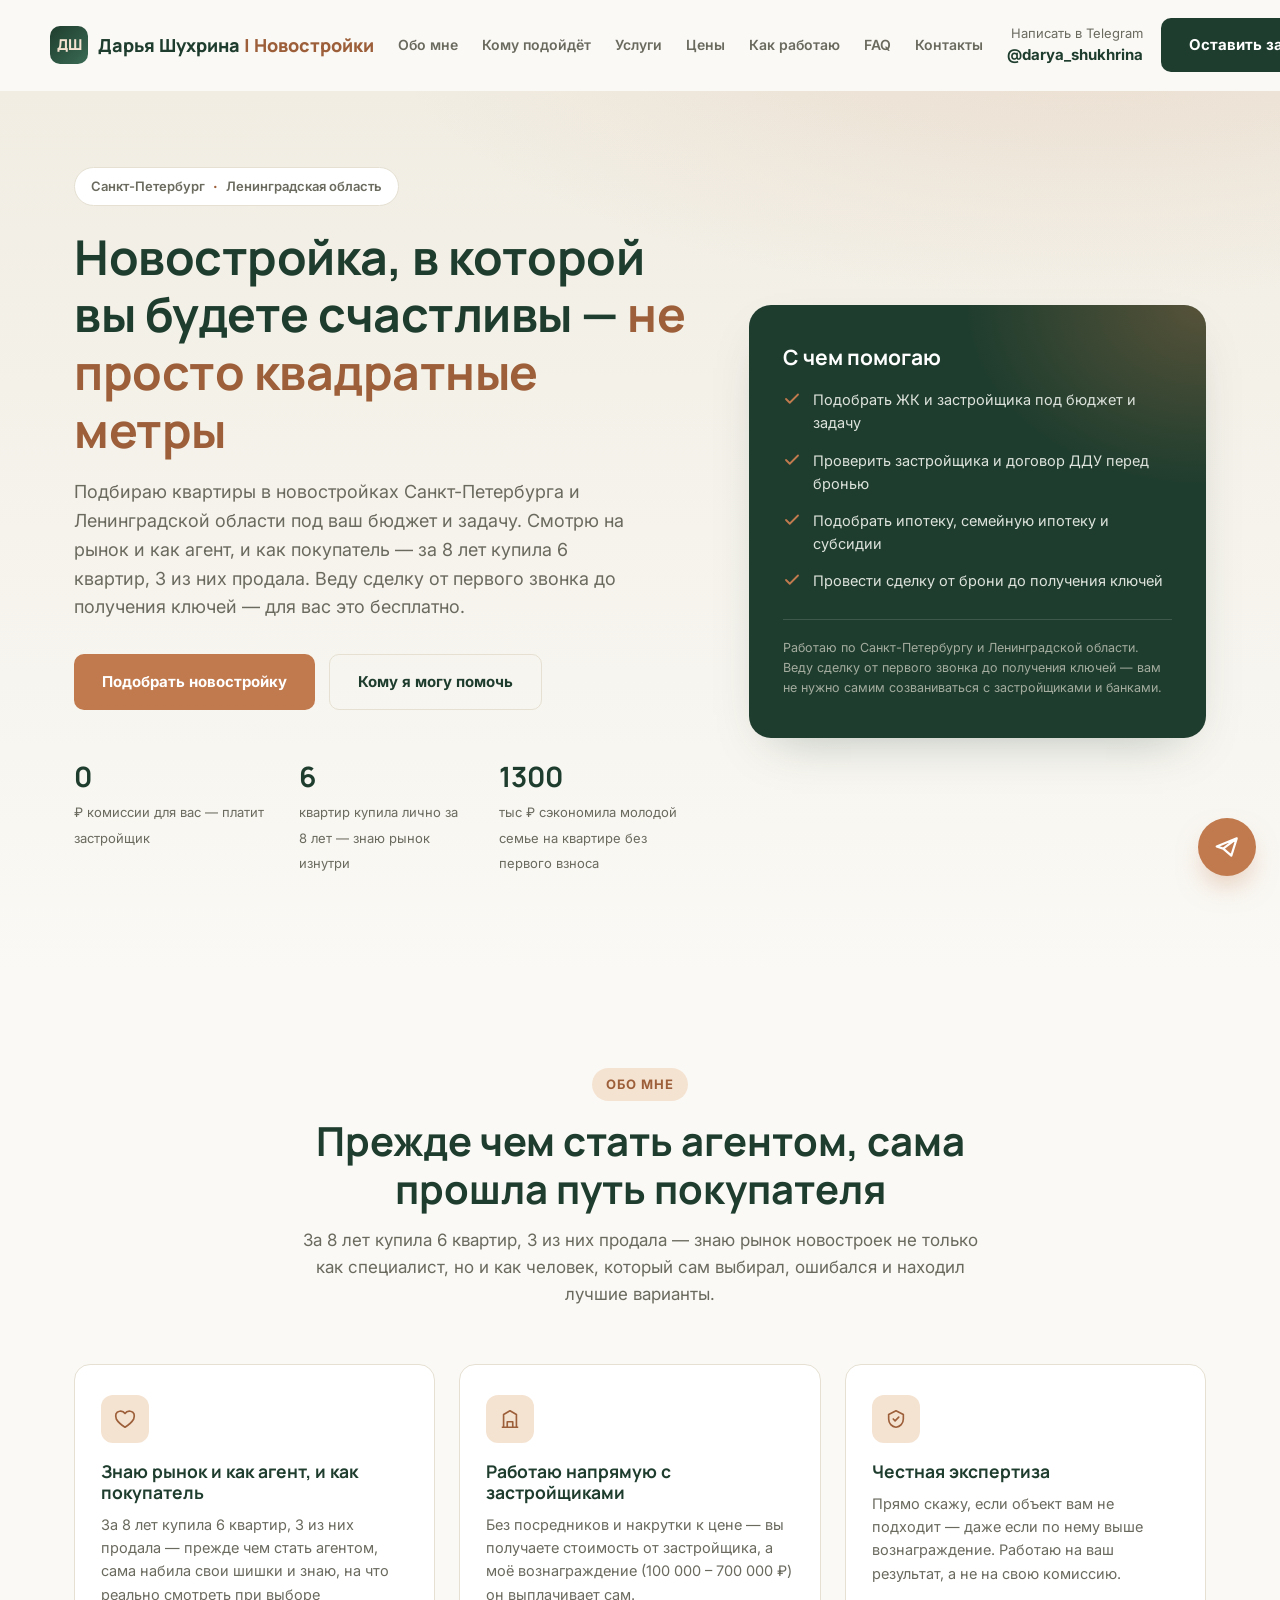
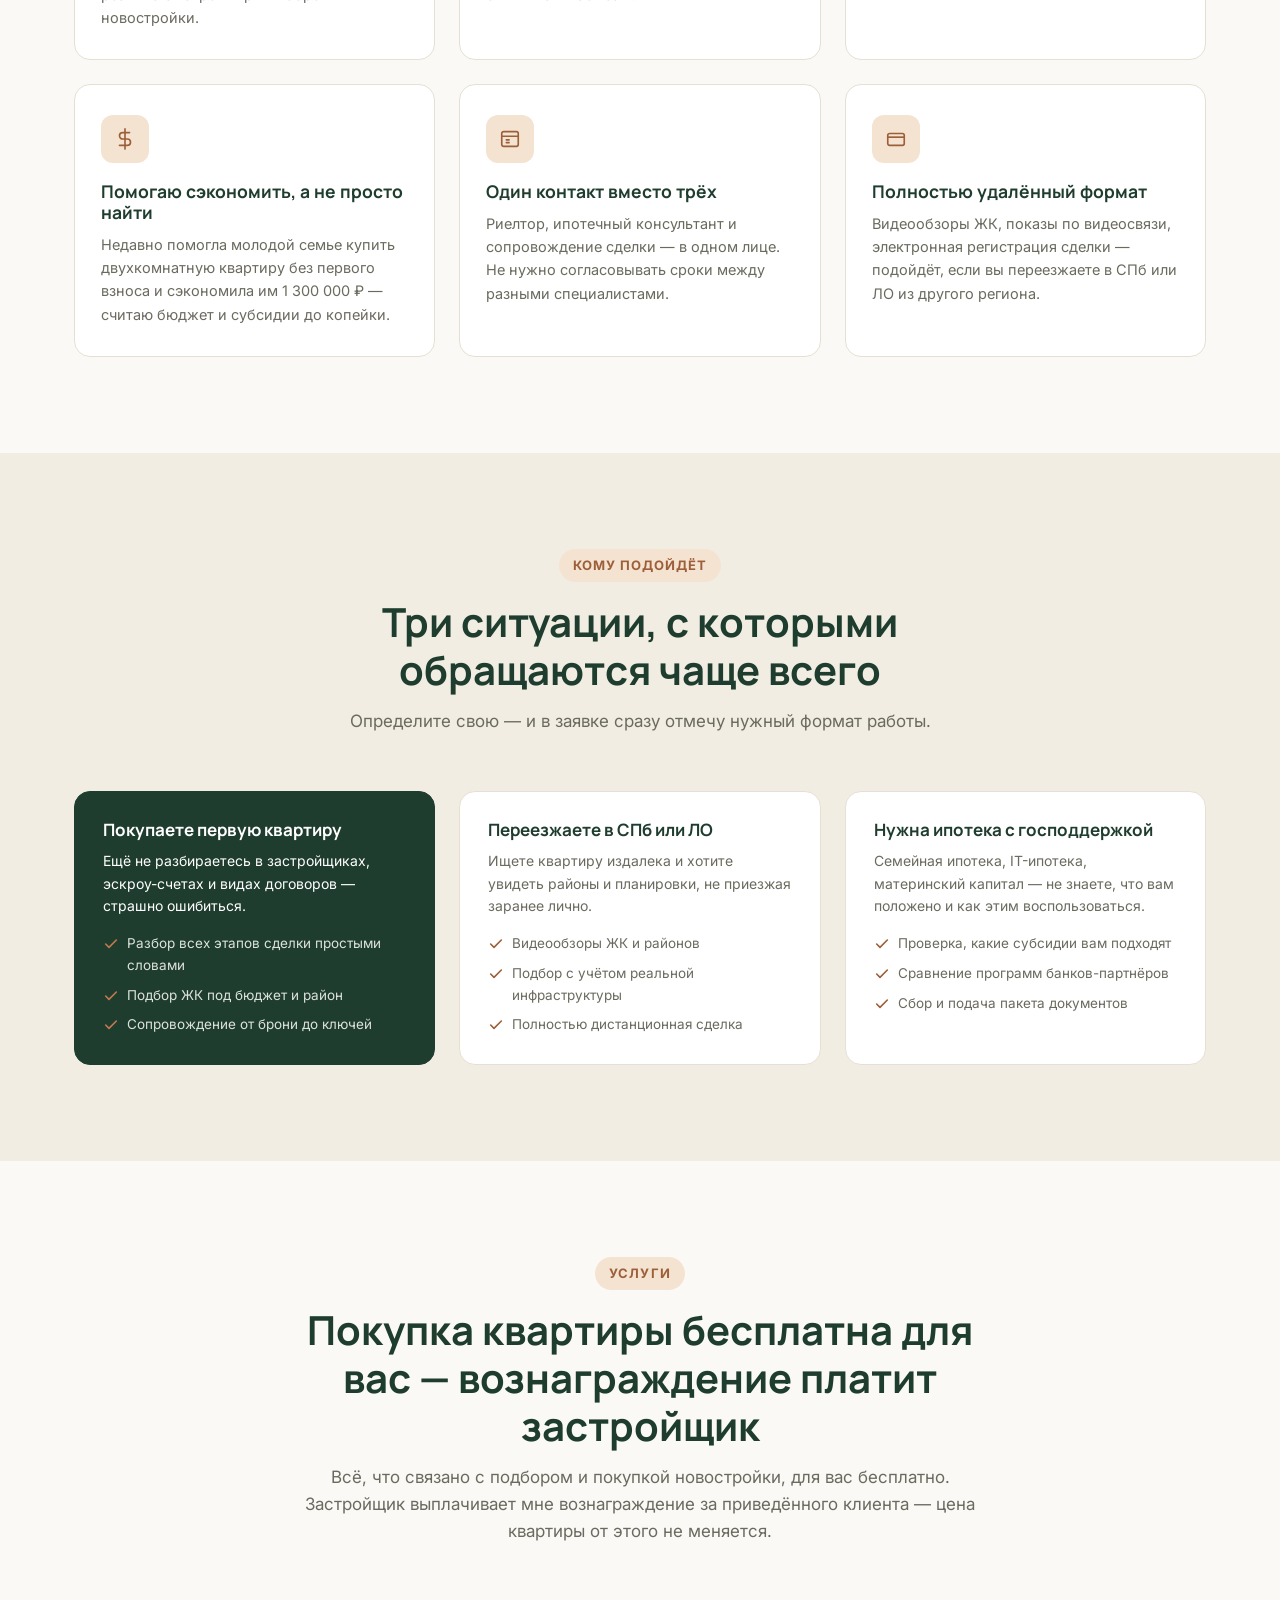
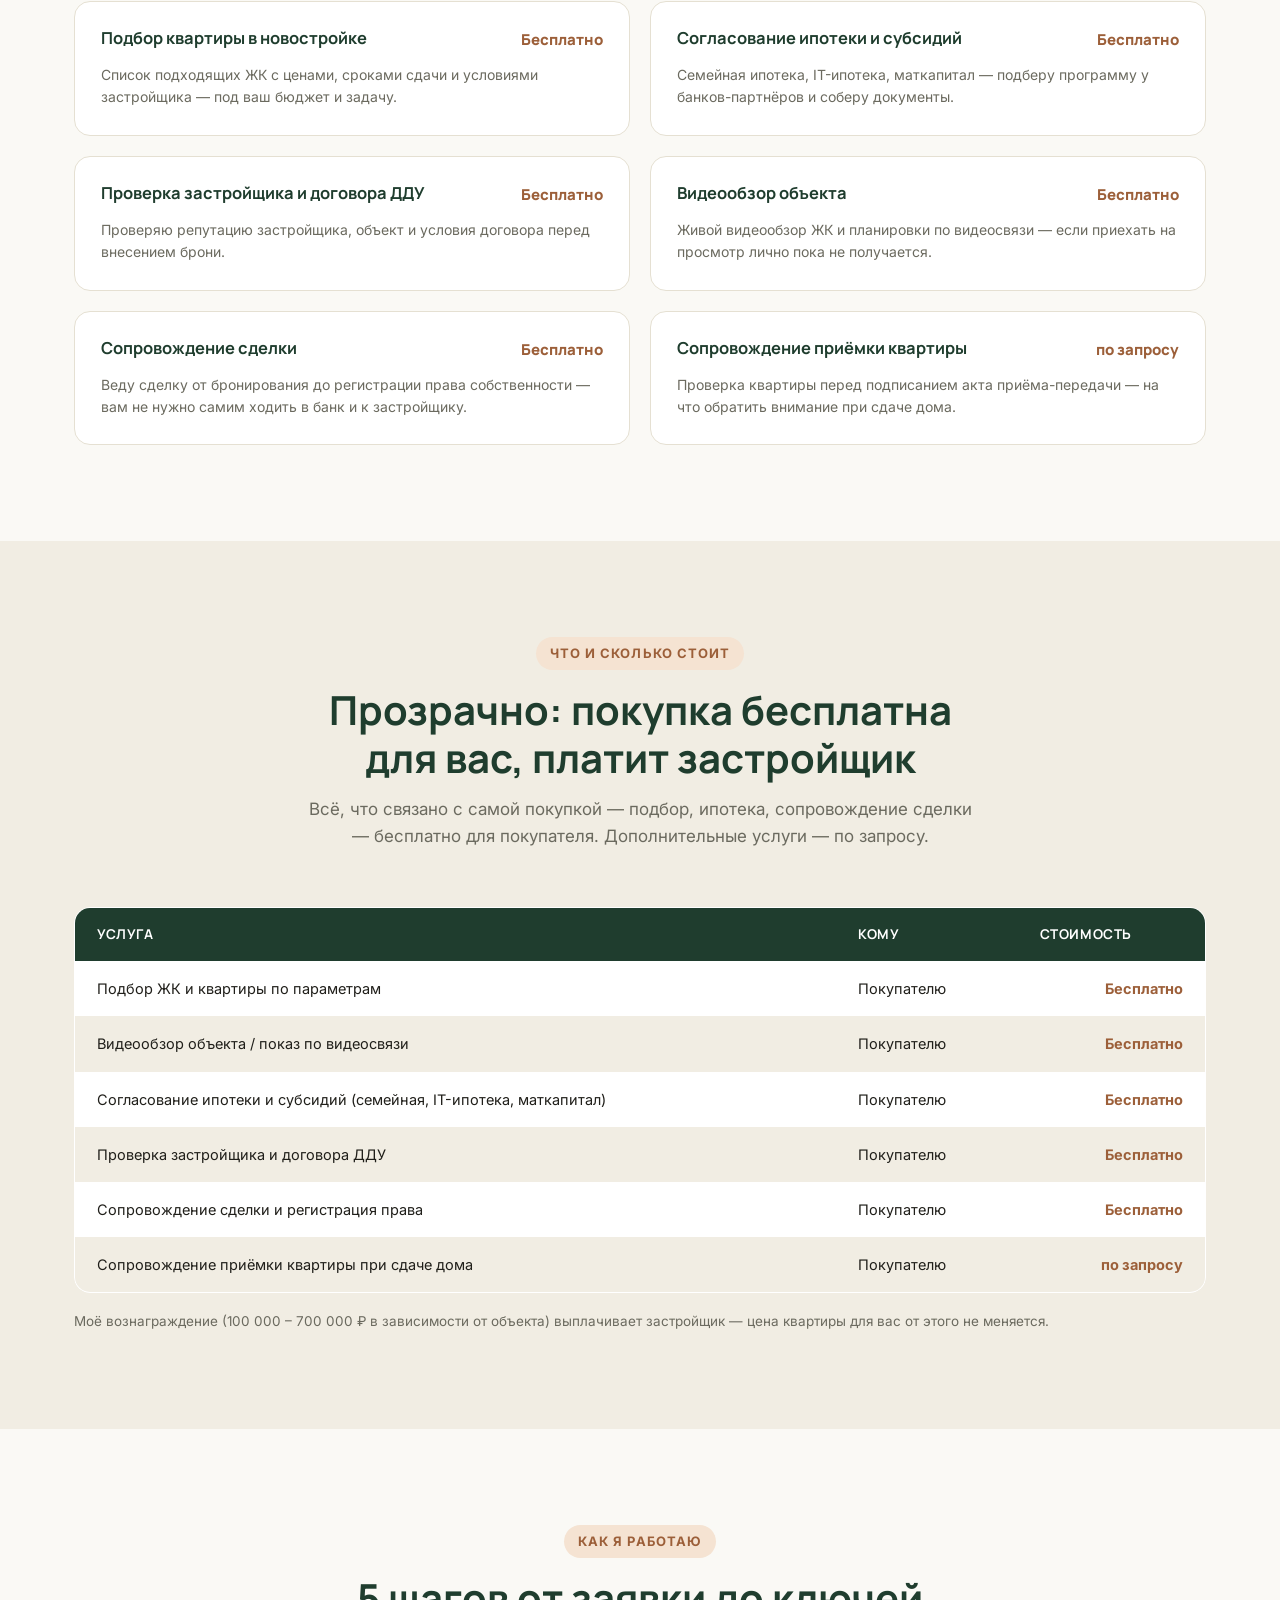
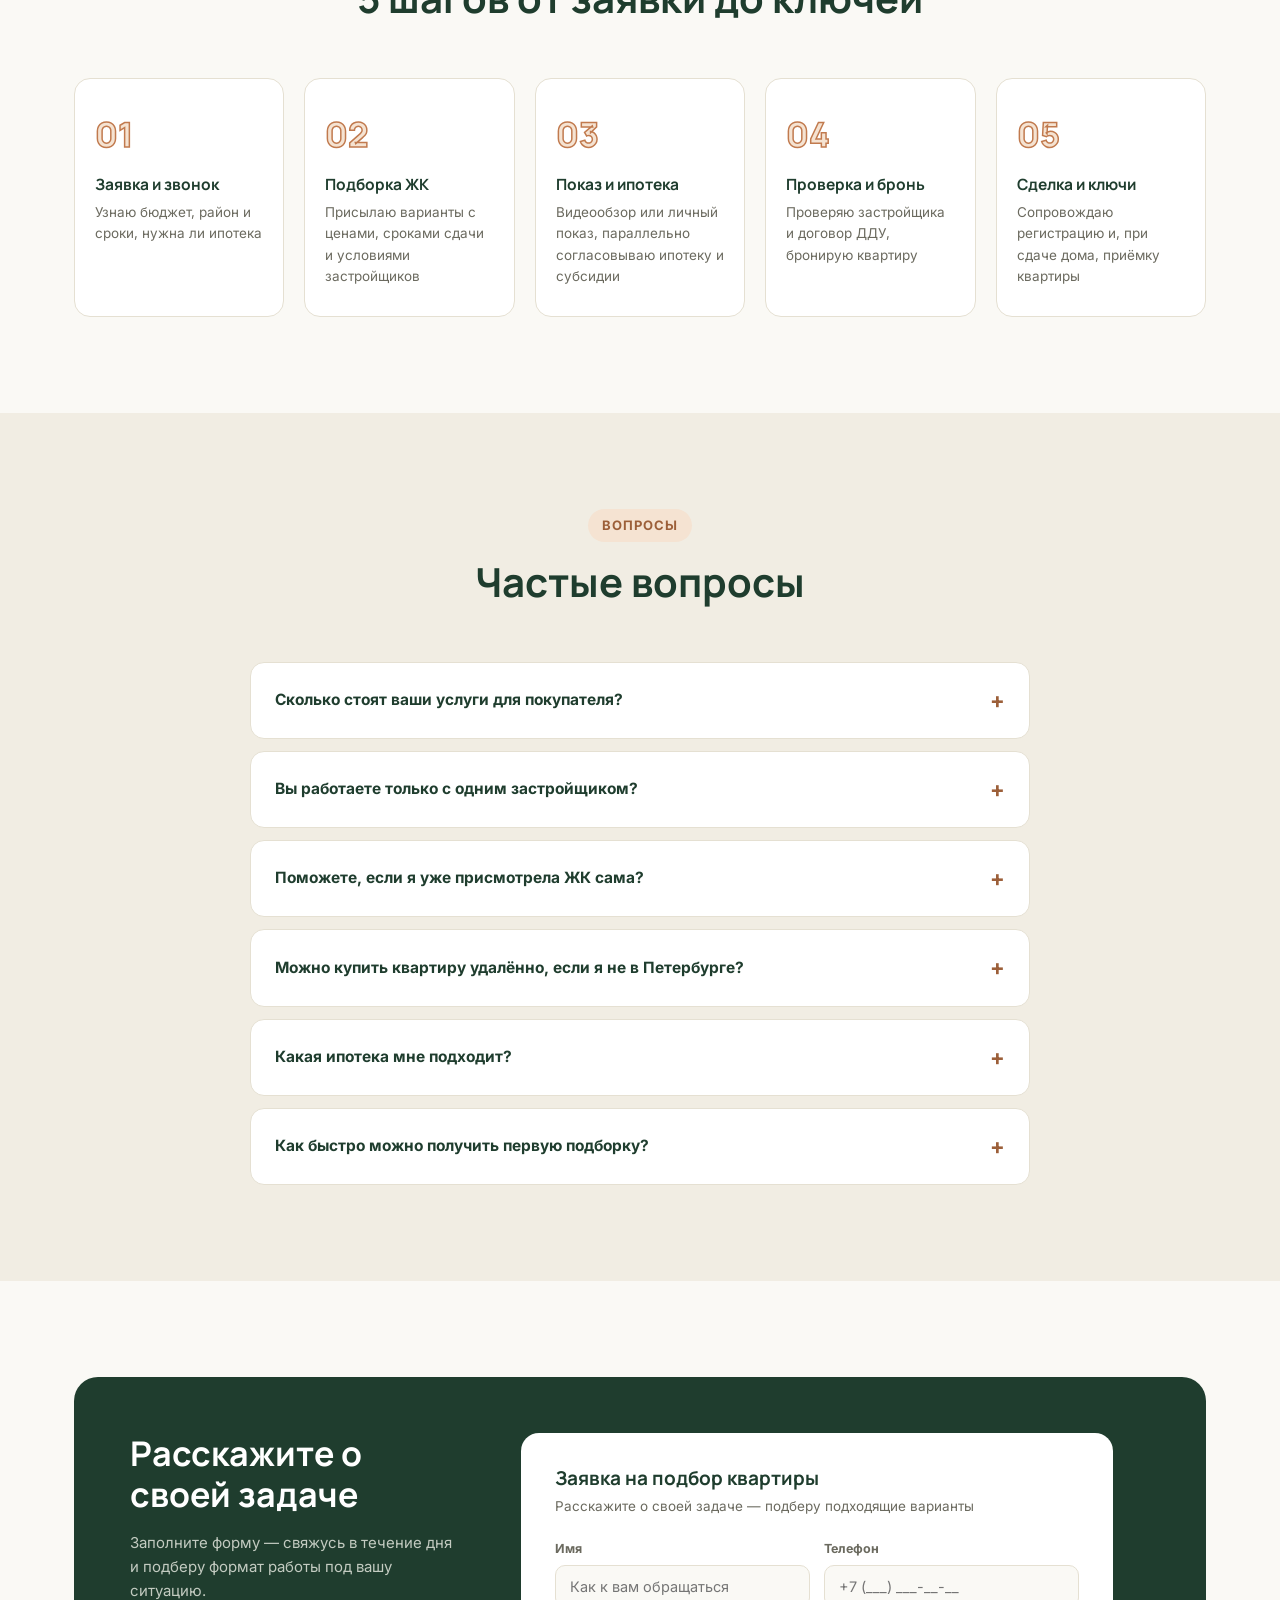
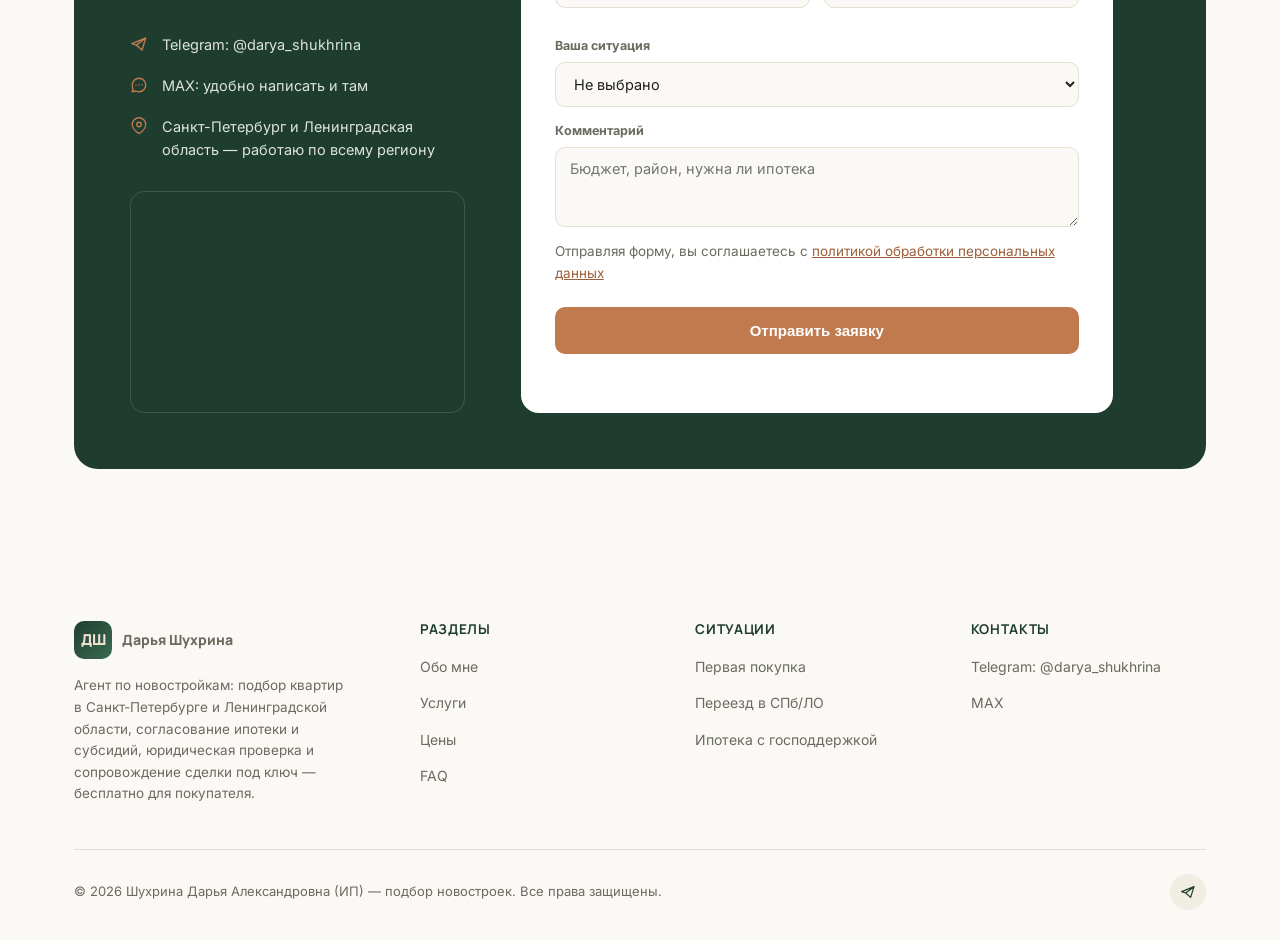
<file: index.html>
<!DOCTYPE html>
<html lang="ru">
<head>
<meta charset="UTF-8">
<meta name="viewport" content="width=device-width, initial-scale=1.0">
<title>Дарья Шухрина — агент по новостройкам в СПб и ЛО | Подбор квартир бесплатно для покупателя</title>
<meta name="description" content="Подбор квартир в новостройках Санкт-Петербурга и Ленинградской области. Согласование ипотеки и субсидий, проверка застройщика и договора ДДУ, сопровождение сделки — бесплатно для покупателя.">
<link rel="preconnect" href="https://fonts.googleapis.com">
<link rel="preconnect" href="https://fonts.gstatic.com" crossorigin>
<link href="https://fonts.googleapis.com/css2?family=Inter:wght@400;500;600;700&family=Manrope:wght@600;700;800&display=swap" rel="stylesheet">
<link rel="stylesheet" href="styles.css">
</head>
<body>

<header class="header" id="header">
  <div class="container header__inner">
    <a href="#top" class="logo">
      <span class="logo__mark">ДШ</span>
      <span>Дарья Шухрина <span class="logo__suffix"><span class="logo__suffix-text">| Новостройки</span></span></span>
    </a>
    <nav class="nav" id="nav">
      <a href="#advantages">Обо мне</a>
      <a href="#matcher">Кому подойдёт</a>
      <a href="#services">Услуги</a>
      <a href="#prices">Цены</a>
      <a href="#process">Как работаю</a>
      <a href="#faq">FAQ</a>
      <a href="#contacts">Контакты</a>
    </nav>
    <div class="header__actions">
      <div class="header__phone">
        <span>Написать в Telegram</span>
        <strong>@darya_shukhrina</strong>
      </div>
      <a href="#contacts" class="btn btn--primary">Оставить заявку</a>
      <button class="burger" id="burger" aria-label="Меню">
        <span></span><span></span><span></span>
      </button>
    </div>
  </div>
</header>

<main id="top">

  <!-- HERO -->
  <section class="hero">
    <div class="container hero__grid">
      <div>
        <div class="hero__badge">Санкт-Петербург <span>·</span> Ленинградская область</div>
        <h1>Новостройка, в которой вы будете счастливы — <em>не просто квадратные метры</em></h1>
        <p class="hero__lead">Подбираю квартиры в новостройках Санкт-Петербурга и Ленинградской области под ваш бюджет и задачу. Смотрю на рынок и как агент, и как покупатель — за 8 лет купила 6 квартир, 3 из них продала. Веду сделку от первого звонка до получения ключей — для вас это бесплатно.</p>
        <div class="hero__cta">
          <a href="#contacts" class="btn btn--gold"><span class="btn-text-full">Подобрать новостройку</span><span class="btn-text-short" style="display:none">Оставить заявку</span></a>
          <a href="#matcher" class="btn btn--ghost">Кому я могу помочь</a>
        </div>
        <div class="hero__stats">
          <div class="hero__stat"><strong data-target="0">0</strong><span>₽ комиссии для вас — платит застройщик</span></div>
          <div class="hero__stat"><strong data-target="6">0</strong><span>квартир купила лично за 8 лет — знаю рынок изнутри</span></div>
          <div class="hero__stat"><strong data-target="1300">0</strong><span>тыс ₽ сэкономила молодой семье на квартире без первого взноса</span></div>
        </div>
      </div>
      <div class="hero__card">
        <div class="hero__card-inner">
          <h3>С чем помогаю</h3>
          <ul>
            <li><svg width="18" height="18" viewBox="0 0 24 24" fill="none"><path d="M20 6L9 17l-5-5" stroke="currentColor" stroke-width="2.4" stroke-linecap="round" stroke-linejoin="round"/></svg>Подобрать ЖК и застройщика под бюджет и задачу</li>
            <li><svg width="18" height="18" viewBox="0 0 24 24" fill="none"><path d="M20 6L9 17l-5-5" stroke="currentColor" stroke-width="2.4" stroke-linecap="round" stroke-linejoin="round"/></svg>Проверить застройщика и договор ДДУ перед бронью</li>
            <li><svg width="18" height="18" viewBox="0 0 24 24" fill="none"><path d="M20 6L9 17l-5-5" stroke="currentColor" stroke-width="2.4" stroke-linecap="round" stroke-linejoin="round"/></svg>Подобрать ипотеку, семейную ипотеку и субсидии</li>
            <li><svg width="18" height="18" viewBox="0 0 24 24" fill="none"><path d="M20 6L9 17l-5-5" stroke="currentColor" stroke-width="2.4" stroke-linecap="round" stroke-linejoin="round"/></svg>Провести сделку от брони до получения ключей</li>
          </ul>
          <div class="hero__card-law">Работаю по Санкт-Петербургу и Ленинградской области. Веду сделку от первого звонка до получения ключей — вам не нужно самим созваниваться с застройщиками и банками.</div>
        </div>
      </div>
    </div>
  </section>

  <!-- ADVANTAGES -->
  <section id="advantages">
    <div class="container">
      <div class="section__head center">
        <span class="section__tag">Обо мне</span>
        <h2>Прежде чем стать агентом, сама прошла путь покупателя</h2>
        <p>За 8 лет купила 6 квартир, 3 из них продала — знаю рынок новостроек не только как специалист, но и как человек, который сам выбирал, ошибался и находил лучшие варианты.</p>
      </div>
      <div class="adv-grid">
        <div class="adv reveal">
          <div class="adv__icon"><svg width="22" height="22" viewBox="0 0 24 24" fill="none"><path d="M12 21s-7-4.5-9.5-9C1 8 2 4 6 3.5 8.5 3 11 4.5 12 6c1-1.5 3.5-3 6-2.5C22 4 23 8 21.5 12 19 16.5 12 21 12 21z" stroke="currentColor" stroke-width="1.8" stroke-linejoin="round"/></svg></div>
          <h3>Знаю рынок и как агент, и как покупатель</h3>
          <p>За 8 лет купила 6 квартир, 3 из них продала — прежде чем стать агентом, сама набила свои шишки и знаю, на что реально смотреть при выборе новостройки.</p>
        </div>
        <div class="adv reveal">
          <div class="adv__icon"><svg width="22" height="22" viewBox="0 0 24 24" fill="none"><path d="M3 21h18M5 21V7l7-4 7 4v14M9 21v-6h6v6" stroke="currentColor" stroke-width="1.8" stroke-linejoin="round"/></svg></div>
          <h3>Работаю напрямую с застройщиками</h3>
          <p>Без посредников и накрутки к цене — вы получаете стоимость от застройщика, а моё вознаграждение (100 000 – 700 000 ₽) он выплачивает сам.</p>
        </div>
        <div class="adv reveal">
          <div class="adv__icon"><svg width="22" height="22" viewBox="0 0 24 24" fill="none"><path d="M9 12l2 2 4-4M12 3l8 4v5c0 5-3.5 8.5-8 9-4.5-.5-8-4-8-9V7l8-4z" stroke="currentColor" stroke-width="1.8" stroke-linecap="round" stroke-linejoin="round"/></svg></div>
          <h3>Честная экспертиза</h3>
          <p>Прямо скажу, если объект вам не подходит — даже если по нему выше вознаграждение. Работаю на ваш результат, а не на свою комиссию.</p>
        </div>
        <div class="adv reveal">
          <div class="adv__icon"><svg width="22" height="22" viewBox="0 0 24 24" fill="none"><path d="M12 1v22M17 5H9.5a3.5 3.5 0 000 7h5a3.5 3.5 0 010 7H6" stroke="currentColor" stroke-width="1.8" stroke-linecap="round"/></svg></div>
          <h3>Помогаю сэкономить, а не просто найти</h3>
          <p>Недавно помогла молодой семье купить двухкомнатную квартиру без первого взноса и сэкономила им 1 300 000 ₽ — считаю бюджет и субсидии до копейки.</p>
        </div>
        <div class="adv reveal">
          <div class="adv__icon"><svg width="22" height="22" viewBox="0 0 24 24" fill="none"><rect x="3" y="4" width="18" height="16" rx="2" stroke="currentColor" stroke-width="1.8"/><path d="M3 9h18M8 13h3M8 16h3" stroke="currentColor" stroke-width="1.8" stroke-linecap="round"/></svg></div>
          <h3>Один контакт вместо трёх</h3>
          <p>Риелтор, ипотечный консультант и сопровождение сделки — в одном лице. Не нужно согласовывать сроки между разными специалистами.</p>
        </div>
        <div class="adv reveal">
          <div class="adv__icon"><svg width="22" height="22" viewBox="0 0 24 24" fill="none"><rect x="3" y="6" width="18" height="13" rx="2" stroke="currentColor" stroke-width="1.8"/><path d="M3 10h18" stroke="currentColor" stroke-width="1.8"/></svg></div>
          <h3>Полностью удалённый формат</h3>
          <p>Видеообзоры ЖК, показы по видеосвязи, электронная регистрация сделки — подойдёт, если вы переезжаете в СПб или ЛО из другого региона.</p>
        </div>
      </div>
    </div>
  </section>

  <!-- MATCHER -->
  <section id="matcher" style="background:var(--bg-alt)">
    <div class="container">
      <div class="section__head center">
        <span class="section__tag">Кому подойдёт</span>
        <h2>Три ситуации, с которыми обращаются чаще всего</h2>
        <p>Определите свою — и в заявке сразу отмечу нужный формат работы.</p>
      </div>
      <div class="matcher">
        <div class="matcher__card matcher__card--accent">
          <h3>Покупаете первую квартиру</h3>
          <p>Ещё не разбираетесь в застройщиках, эскроу-счетах и видах договоров — страшно ошибиться.</p>
          <ul>
            <li><svg width="16" height="16" viewBox="0 0 24 24" fill="none"><path d="M20 6L9 17l-5-5" stroke="currentColor" stroke-width="2.4" stroke-linecap="round" stroke-linejoin="round"/></svg>Разбор всех этапов сделки простыми словами</li>
            <li><svg width="16" height="16" viewBox="0 0 24 24" fill="none"><path d="M20 6L9 17l-5-5" stroke="currentColor" stroke-width="2.4" stroke-linecap="round" stroke-linejoin="round"/></svg>Подбор ЖК под бюджет и район</li>
            <li><svg width="16" height="16" viewBox="0 0 24 24" fill="none"><path d="M20 6L9 17l-5-5" stroke="currentColor" stroke-width="2.4" stroke-linecap="round" stroke-linejoin="round"/></svg>Сопровождение от брони до ключей</li>
          </ul>
        </div>
        <div class="matcher__card">
          <h3>Переезжаете в СПб или ЛО</h3>
          <p>Ищете квартиру издалека и хотите увидеть районы и планировки, не приезжая заранее лично.</p>
          <ul>
            <li><svg width="16" height="16" viewBox="0 0 24 24" fill="none"><path d="M20 6L9 17l-5-5" stroke="currentColor" stroke-width="2.4" stroke-linecap="round" stroke-linejoin="round"/></svg>Видеообзоры ЖК и районов</li>
            <li><svg width="16" height="16" viewBox="0 0 24 24" fill="none"><path d="M20 6L9 17l-5-5" stroke="currentColor" stroke-width="2.4" stroke-linecap="round" stroke-linejoin="round"/></svg>Подбор с учётом реальной инфраструктуры</li>
            <li><svg width="16" height="16" viewBox="0 0 24 24" fill="none"><path d="M20 6L9 17l-5-5" stroke="currentColor" stroke-width="2.4" stroke-linecap="round" stroke-linejoin="round"/></svg>Полностью дистанционная сделка</li>
          </ul>
        </div>
        <div class="matcher__card">
          <h3>Нужна ипотека с господдержкой</h3>
          <p>Семейная ипотека, IT-ипотека, материнский капитал — не знаете, что вам положено и как этим воспользоваться.</p>
          <ul>
            <li><svg width="16" height="16" viewBox="0 0 24 24" fill="none"><path d="M20 6L9 17l-5-5" stroke="currentColor" stroke-width="2.4" stroke-linecap="round" stroke-linejoin="round"/></svg>Проверка, какие субсидии вам подходят</li>
            <li><svg width="16" height="16" viewBox="0 0 24 24" fill="none"><path d="M20 6L9 17l-5-5" stroke="currentColor" stroke-width="2.4" stroke-linecap="round" stroke-linejoin="round"/></svg>Сравнение программ банков-партнёров</li>
            <li><svg width="16" height="16" viewBox="0 0 24 24" fill="none"><path d="M20 6L9 17l-5-5" stroke="currentColor" stroke-width="2.4" stroke-linecap="round" stroke-linejoin="round"/></svg>Сбор и подача пакета документов</li>
          </ul>
        </div>
      </div>
    </div>
  </section>

  <!-- SERVICES -->
  <section id="services">
    <div class="container">
      <div class="section__head center">
        <span class="section__tag">Услуги</span>
        <h2>Покупка квартиры бесплатна для вас — вознаграждение платит застройщик</h2>
        <p>Всё, что связано с подбором и покупкой новостройки, для вас бесплатно. Застройщик выплачивает мне вознаграждение за приведённого клиента — цена квартиры от этого не меняется.</p>
      </div>
      <div class="srv-grid">
        <div class="srv reveal">
          <div class="srv__top"><h3>Подбор квартиры в новостройке</h3><span class="srv__price">Бесплатно</span></div>
          <p>Список подходящих ЖК с ценами, сроками сдачи и условиями застройщика — под ваш бюджет и задачу.</p>
        </div>
        <div class="srv reveal">
          <div class="srv__top"><h3>Согласование ипотеки и субсидий</h3><span class="srv__price">Бесплатно</span></div>
          <p>Семейная ипотека, IT-ипотека, маткапитал — подберу программу у банков-партнёров и соберу документы.</p>
        </div>
        <div class="srv reveal">
          <div class="srv__top"><h3>Проверка застройщика и договора ДДУ</h3><span class="srv__price">Бесплатно</span></div>
          <p>Проверяю репутацию застройщика, объект и условия договора перед внесением брони.</p>
        </div>
        <div class="srv reveal">
          <div class="srv__top"><h3>Видеообзор объекта</h3><span class="srv__price">Бесплатно</span></div>
          <p>Живой видеообзор ЖК и планировки по видеосвязи — если приехать на просмотр лично пока не получается.</p>
        </div>
        <div class="srv reveal">
          <div class="srv__top"><h3>Сопровождение сделки</h3><span class="srv__price">Бесплатно</span></div>
          <p>Веду сделку от бронирования до регистрации права собственности — вам не нужно самим ходить в банк и к застройщику.</p>
        </div>
        <div class="srv reveal">
          <div class="srv__top"><h3>Сопровождение приёмки квартиры</h3><span class="srv__price">по запросу</span></div>
          <p>Проверка квартиры перед подписанием акта приёма-передачи — на что обратить внимание при сдаче дома.</p>
        </div>
      </div>
    </div>
  </section>

  <!-- PRICE TABLE -->
  <section id="prices" style="background:var(--bg-alt)">
    <div class="container">
      <div class="section__head center">
        <span class="section__tag">Что и сколько стоит</span>
        <h2>Прозрачно: покупка бесплатна для вас, платит застройщик</h2>
        <p>Всё, что связано с самой покупкой — подбор, ипотека, сопровождение сделки — бесплатно для покупателя. Дополнительные услуги — по запросу.</p>
      </div>
      <div class="price-table-wrap">
        <table class="price-table">
          <thead>
            <tr><th>Услуга</th><th>Кому</th><th>Стоимость</th></tr>
          </thead>
          <tbody>
            <tr><td>Подбор ЖК и квартиры по параметрам</td><td>Покупателю</td><td>Бесплатно</td></tr>
            <tr><td>Видеообзор объекта / показ по видеосвязи</td><td>Покупателю</td><td>Бесплатно</td></tr>
            <tr><td>Согласование ипотеки и субсидий (семейная, IT-ипотека, маткапитал)</td><td>Покупателю</td><td>Бесплатно</td></tr>
            <tr><td>Проверка застройщика и договора ДДУ</td><td>Покупателю</td><td>Бесплатно</td></tr>
            <tr><td>Сопровождение сделки и регистрация права</td><td>Покупателю</td><td>Бесплатно</td></tr>
            <tr><td>Сопровождение приёмки квартиры при сдаче дома</td><td>Покупателю</td><td>по запросу</td></tr>
          </tbody>
        </table>
      </div>
      <p class="price-note">Моё вознаграждение (100 000 – 700 000 ₽ в зависимости от объекта) выплачивает застройщик — цена квартиры для вас от этого не меняется.</p>
    </div>
  </section>

  <!-- PROCESS -->
  <section id="process">
    <div class="container">
      <div class="section__head center">
        <span class="section__tag">Как я работаю</span>
        <h2>5 шагов от заявки до ключей</h2>
      </div>
      <div class="steps">
        <div class="step reveal"><span class="step__num">01</span><h3>Заявка и звонок</h3><p>Узнаю бюджет, район и сроки, нужна ли ипотека</p></div>
        <div class="step reveal"><span class="step__num">02</span><h3>Подборка ЖК</h3><p>Присылаю варианты с ценами, сроками сдачи и условиями застройщиков</p></div>
        <div class="step reveal"><span class="step__num">03</span><h3>Показ и ипотека</h3><p>Видеообзор или личный показ, параллельно согласовываю ипотеку и субсидии</p></div>
        <div class="step reveal"><span class="step__num">04</span><h3>Проверка и бронь</h3><p>Проверяю застройщика и договор ДДУ, бронирую квартиру</p></div>
        <div class="step reveal"><span class="step__num">05</span><h3>Сделка и ключи</h3><p>Сопровождаю регистрацию и, при сдаче дома, приёмку квартиры</p></div>
      </div>
    </div>
  </section>

  <!-- FAQ -->
  <section id="faq" style="background:var(--bg-alt)">
    <div class="container">
      <div class="section__head center">
        <span class="section__tag">Вопросы</span>
        <h2>Частые вопросы</h2>
      </div>
      <div class="faq__list">
        <details class="faq__item">
          <summary>Сколько стоят ваши услуги для покупателя?</summary>
          <p>Всё, что связано с покупкой — подбор квартиры, согласование ипотеки, сопровождение сделки — бесплатно. Вознаграждение мне выплачивает застройщик (100 000 – 700 000 ₽ в зависимости от объекта), для вас цена квартиры от этого не меняется.</p>
        </details>
        <details class="faq__item">
          <summary>Вы работаете только с одним застройщиком?</summary>
          <p>Нет, сравниваю предложения нескольких застройщиков Санкт-Петербурга и Ленинградской области и подбираю вариант, который реально подходит под вашу задачу и бюджет.</p>
        </details>
        <details class="faq__item">
          <summary>Поможете, если я уже присмотрела ЖК сама?</summary>
          <p>Если вы ещё не оставляли свои контакты застройщику напрямую — да, подключусь на этом этапе: проверю застройщика и договор перед подписанием или сразу проведу сделку. Если контакты уже переданы застройщику, по этому конкретному ЖК подключиться не смогу — так устроен учёт клиентов у застройщиков, — но подберу другой подходящий вариант.</p>
        </details>
        <details class="faq__item">
          <summary>Можно купить квартиру удалённо, если я не в Петербурге?</summary>
          <p>Да. Показываю объекты по видеосвязи, часть документов можно подписать электронно — уже помогала переезжающим клиентам провести сделку полностью дистанционно.</p>
        </details>
        <details class="faq__item">
          <summary>Какая ипотека мне подходит?</summary>
          <p>Семейная ипотека, IT-ипотека, обычная — на консультации разберём, какие субсидии и программы применимы именно к вашей ситуации.</p>
        </details>
        <details class="faq__item">
          <summary>Как быстро можно получить первую подборку?</summary>
          <p>Обычно в течение 1–2 дней после звонка, где уточняю бюджет, сроки и пожелания к объекту.</p>
        </details>
      </div>
    </div>
  </section>

  <!-- CONTACTS + FORM -->
  <section id="contacts">
    <div class="container">
      <div class="contact">
        <div class="contact__grid">
          <div>
            <h2>Расскажите о своей задаче</h2>
            <p>Заполните форму — свяжусь в течение дня и подберу формат работы под вашу ситуацию.</p>
            <ul class="contact__list">
              <li><svg width="18" height="18" viewBox="0 0 24 24" fill="none"><path d="M21 4L2.5 11.5l6 2m12.5-9.5L16 20l-7.5-6.5m12.5-9.5L8.5 13.5" stroke="currentColor" stroke-width="1.8" stroke-linecap="round" stroke-linejoin="round"/></svg>Telegram: @darya_shukhrina</li>
              <li><svg width="18" height="18" viewBox="0 0 24 24" fill="none"><path d="M8 12h.01M12 12h.01M16 12h.01M21 12c0 4.97-4.03 9-9 9-1.5 0-2.9-.37-4.14-1.02L3 21l1.09-3.63A8.96 8.96 0 013 12c0-4.97 4.03-9 9-9s9 4.03 9 9z" stroke="currentColor" stroke-width="1.8" stroke-linecap="round" stroke-linejoin="round"/></svg>MAX: удобно написать и там</li>
              <li><svg width="18" height="18" viewBox="0 0 24 24" fill="none"><path d="M21 10c0 7-9 12-9 12s-9-5-9-12a9 9 0 0118 0z" stroke="currentColor" stroke-width="1.8"/><circle cx="12" cy="10" r="3" stroke="currentColor" stroke-width="1.8"/></svg>Санкт-Петербург и Ленинградская область — работаю по всему региону</li>
            </ul>
            <div class="contact__map">
              <iframe src="https://yandex.ru/map-widget/v1/?ll=30.315877%2C59.938784&z=10" loading="lazy" title="Карта"></iframe>
            </div>
          </div>

          <form class="form" id="leadForm">
            <h3>Заявка на подбор квартиры</h3>
            <p>Расскажите о своей задаче — подберу подходящие варианты</p>
            <input type="text" name="_gotcha" style="display:none" tabindex="-1" autocomplete="off">
            <div class="form__row">
              <div class="form__field">
                <label>Имя</label>
                <input type="text" name="name" placeholder="Как к вам обращаться" required>
              </div>
              <div class="form__field">
                <label>Телефон</label>
                <input type="tel" name="phone" placeholder="+7 (___) ___-__-__" required>
              </div>
            </div>
            <div class="form__field">
              <label>Ваша ситуация</label>
              <select name="scenario">
                <option value="">Не выбрано</option>
                <option value="Покупаю впервые">Покупаю впервые</option>
                <option value="Переезжаю в СПб или ЛО">Переезжаю в СПб или ЛО</option>
                <option value="Нужна ипотека с господдержкой">Нужна ипотека с господдержкой</option>
                <option value="Уже выбрала ЖК, нужна проверка">Уже выбрала ЖК, нужна проверка</option>
              </select>
            </div>
            <div class="form__field">
              <label>Комментарий</label>
              <textarea name="comment" placeholder="Бюджет, район, нужна ли ипотека"></textarea>
            </div>
            <p class="form__consent">Отправляя форму, вы соглашаетесь с <a href="privacy.html">политикой обработки персональных данных</a></p>
            <button type="submit" class="btn btn--gold btn--block">Отправить заявку</button>
          </form>
        </div>
      </div>
    </div>
  </section>

</main>

<footer class="footer">
  <div class="container">
    <div class="footer__grid">
      <div>
        <a href="#top" class="footer__logo"><span class="logo__mark">ДШ</span>Дарья Шухрина</a>
        <p class="desc">Агент по новостройкам: подбор квартир в Санкт-Петербурге и Ленинградской области, согласование ипотеки и субсидий, юридическая проверка и сопровождение сделки под ключ — бесплатно для покупателя.</p>
      </div>
      <div>
        <h4>Разделы</h4>
        <ul>
          <li><a href="#advantages">Обо мне</a></li>
          <li><a href="#services">Услуги</a></li>
          <li><a href="#prices">Цены</a></li>
          <li><a href="#faq">FAQ</a></li>
        </ul>
      </div>
      <div>
        <h4>Ситуации</h4>
        <ul>
          <li><a href="#matcher">Первая покупка</a></li>
          <li><a href="#matcher">Переезд в СПб/ЛО</a></li>
          <li><a href="#matcher">Ипотека с господдержкой</a></li>
        </ul>
      </div>
      <div>
        <h4>Контакты</h4>
        <ul>
          <li><a href="https://t.me/darya_shukhrina" target="_blank" rel="noopener">Telegram: @darya_shukhrina</a></li>
          <li><a href="https://max.ru/id644905510952_biz" target="_blank" rel="noopener">MAX</a></li>
        </ul>
      </div>
    </div>
    <div class="footer__bottom">
      <span>© <span id="year"></span> Шухрина Дарья Александровна (ИП) — подбор новостроек. Все права защищены.</span>
      <div class="footer__socials">
        <a href="https://t.me/darya_shukhrina" target="_blank" rel="noopener" aria-label="Telegram"><svg width="16" height="16" viewBox="0 0 24 24" fill="none"><path d="M21 4L2.5 11.5l6 2m12.5-9.5L16 20l-7.5-6.5m12.5-9.5L8.5 13.5" stroke="currentColor" stroke-width="1.8" stroke-linecap="round" stroke-linejoin="round"/></svg></a>
      </div>
    </div>
  </div>
</footer>

<a href="https://t.me/darya_shukhrina" target="_blank" rel="noopener" class="fab" aria-label="Написать в Telegram">
  <svg width="26" height="26" viewBox="0 0 24 24" fill="none"><path d="M21 4L2.5 11.5l6 2m12.5-9.5L16 20l-7.5-6.5m12.5-9.5L8.5 13.5" stroke="currentColor" stroke-width="2" stroke-linecap="round" stroke-linejoin="round"/></svg>
</a>

<script src="script.js"></script>
</body>
</html>
</file>
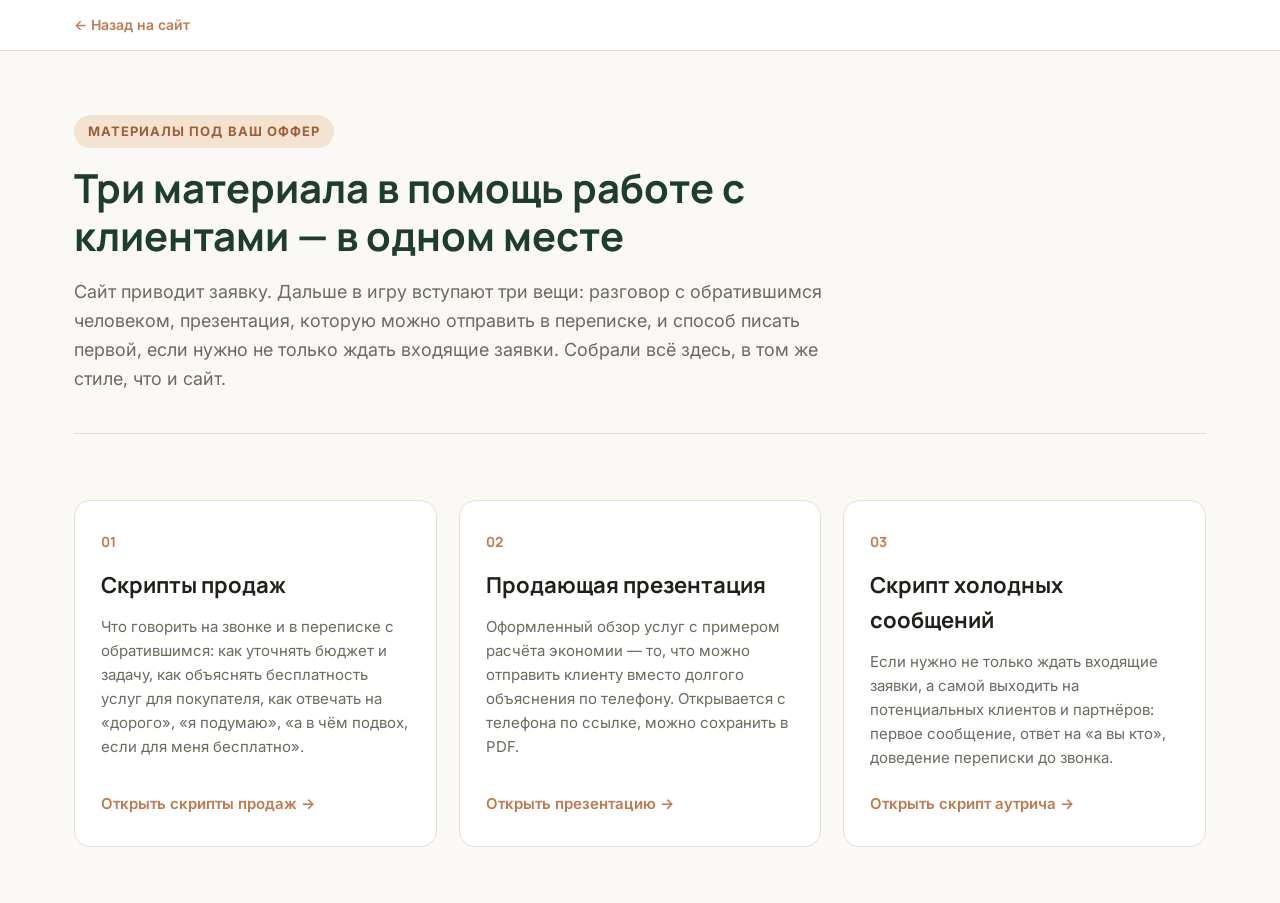
<file: materials.html>
<!DOCTYPE html>
<html lang="ru">
<head>
<meta charset="UTF-8">
<meta name="viewport" content="width=device-width, initial-scale=1.0">
<title>Материалы для продаж — Дарья Шухрина, агент по новостройкам</title>
<meta name="description" content="Скрипты продаж, продающая презентация и скрипт холодных сообщений для агента по новостройкам.">
<meta name="robots" content="noindex">
<link rel="preconnect" href="https://fonts.googleapis.com">
<link rel="preconnect" href="https://fonts.gstatic.com" crossorigin>
<link href="https://fonts.googleapis.com/css2?family=Inter:wght@400;500;600;700&family=Manrope:wght@600;700;800&display=swap" rel="stylesheet">
<link rel="stylesheet" href="styles.css">
<link rel="stylesheet" href="materials.css">
</head>
<body>

<div class="doc-bar">
  <div class="doc-bar__inner">
    <a href="index.html" class="doc-bar__back">← <span>Назад на сайт</span></a>
  </div>
</div>

<div class="container">

  <section class="doc-hero">
    <p class="eyebrow">Материалы под ваш оффер</p>
    <h1>Три материала в помощь работе с клиентами — в одном месте</h1>
    <p class="doc-hero__lead">Сайт приводит заявку. Дальше в игру вступают три вещи: разговор с обратившимся человеком, презентация, которую можно отправить в переписке, и способ писать первой, если нужно не только ждать входящие заявки. Собрали всё здесь, в том же стиле, что и сайт.</p>
  </section>

  <section class="doc-section">
    <div class="hub-grid">

      <div class="hub-card">
        <span class="hub-card__num">01</span>
        <p class="hub-card__title">Скрипты продаж</p>
        <p class="hub-card__lead">Что говорить на звонке и в переписке с обратившимся: как уточнять бюджет и задачу, как объяснять бесплатность услуг для покупателя, как отвечать на «дорого», «я подумаю», «а в чём подвох, если для меня бесплатно».</p>
        <a href="scripts.html" class="hub-card__link">Открыть скрипты продаж →</a>
      </div>

      <div class="hub-card">
        <span class="hub-card__num">02</span>
        <p class="hub-card__title">Продающая презентация</p>
        <p class="hub-card__lead">Оформленный обзор услуг с примером расчёта экономии — то, что можно отправить клиенту вместо долгого объяснения по телефону. Открывается с телефона по ссылке, можно сохранить в PDF.</p>
        <a href="presentation.html" class="hub-card__link">Открыть презентацию →</a>
      </div>

      <div class="hub-card">
        <span class="hub-card__num">03</span>
        <p class="hub-card__title">Скрипт холодных сообщений</p>
        <p class="hub-card__lead">Если нужно не только ждать входящие заявки, а самой выходить на потенциальных клиентов и партнёров: первое сообщение, ответ на «а вы кто», доведение переписки до звонка.</p>
        <a href="outreach.html" class="hub-card__link">Открыть скрипт аутрича →</a>
      </div>

    </div>
  </section>

</div>

</body>
</html>
</file>
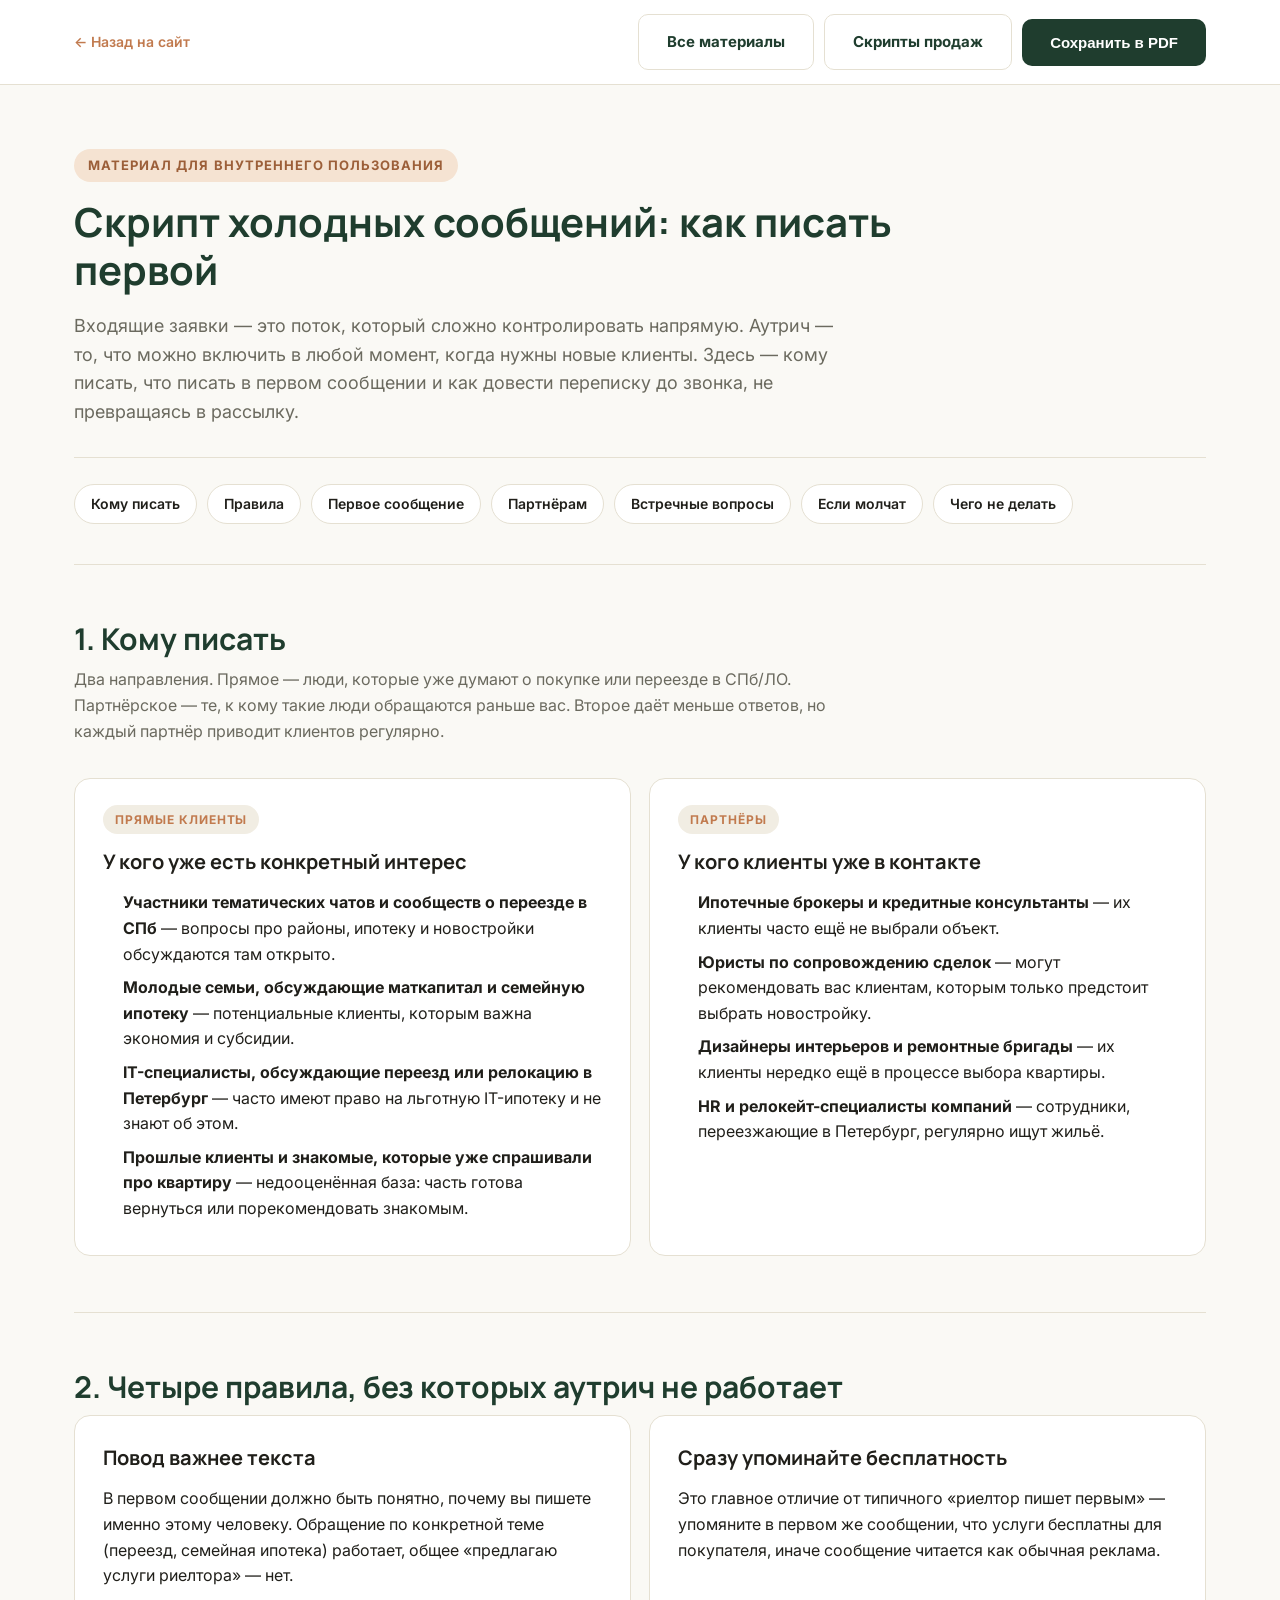
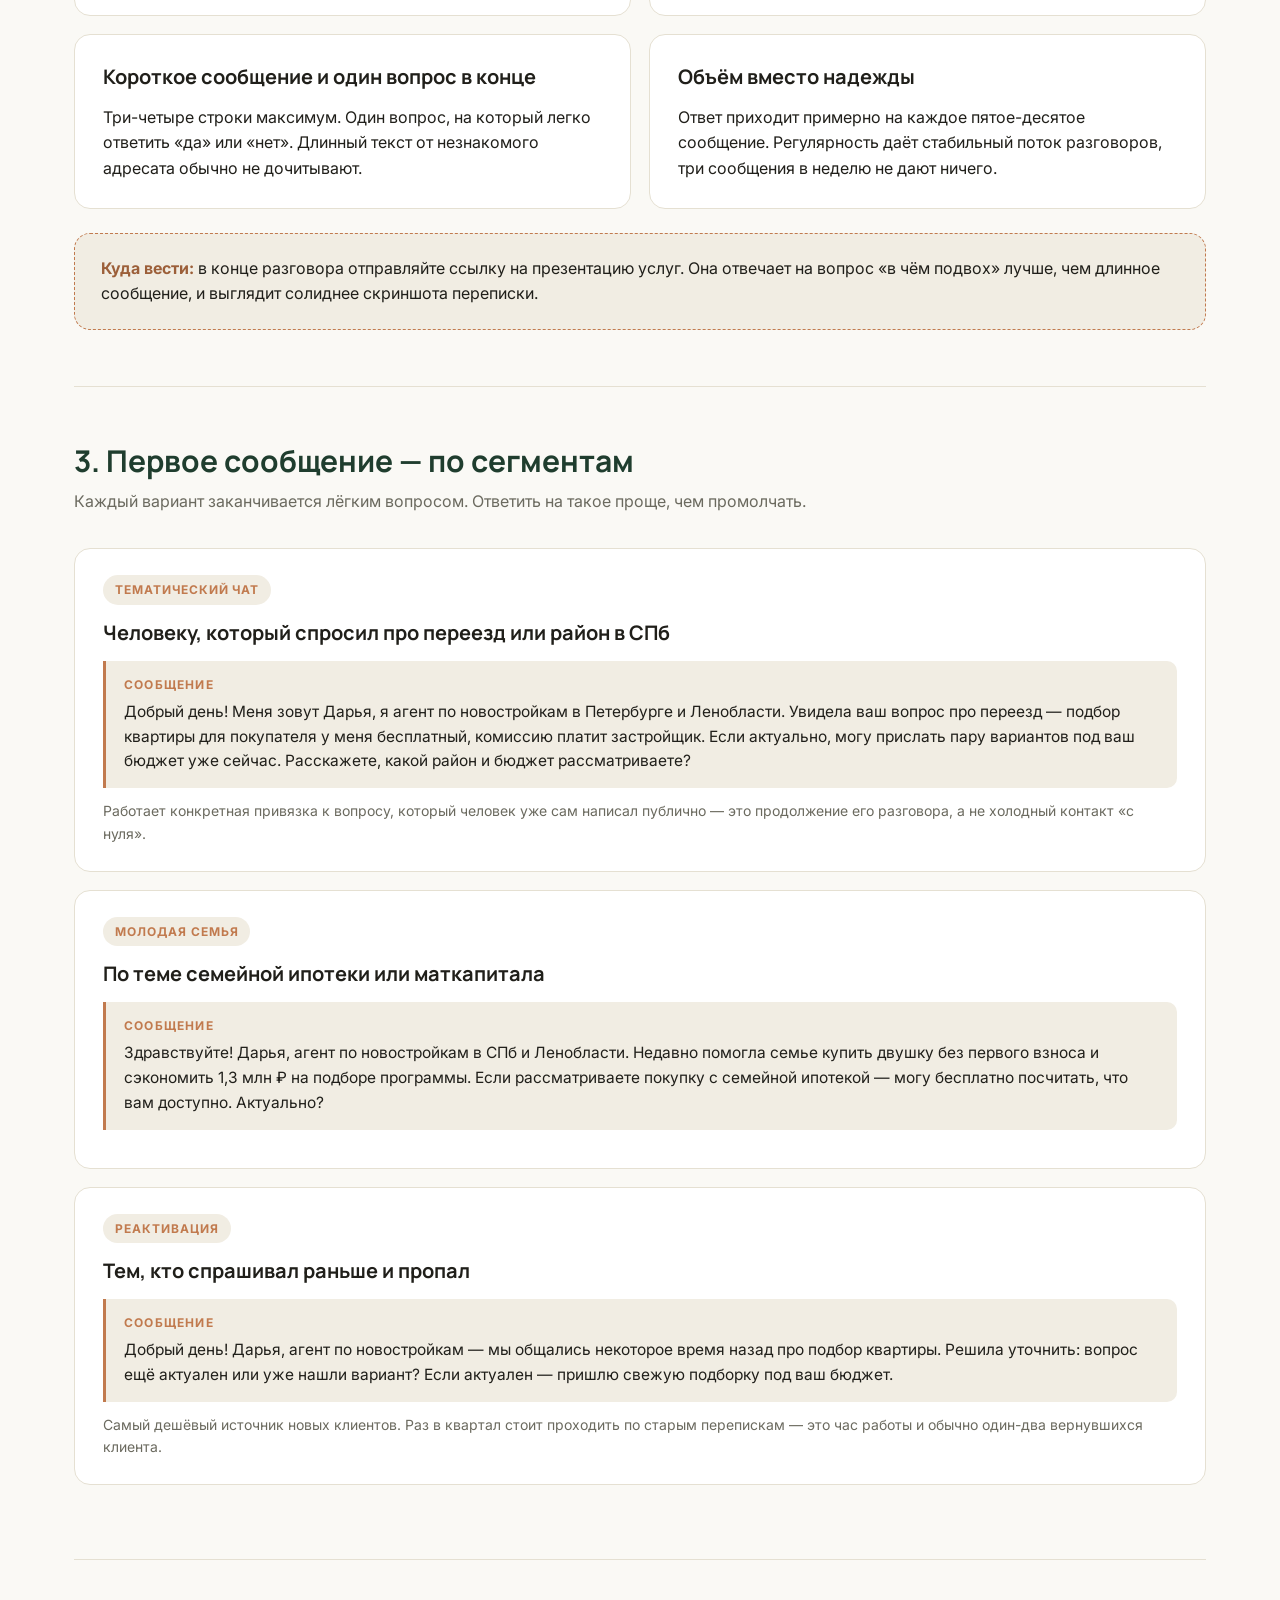
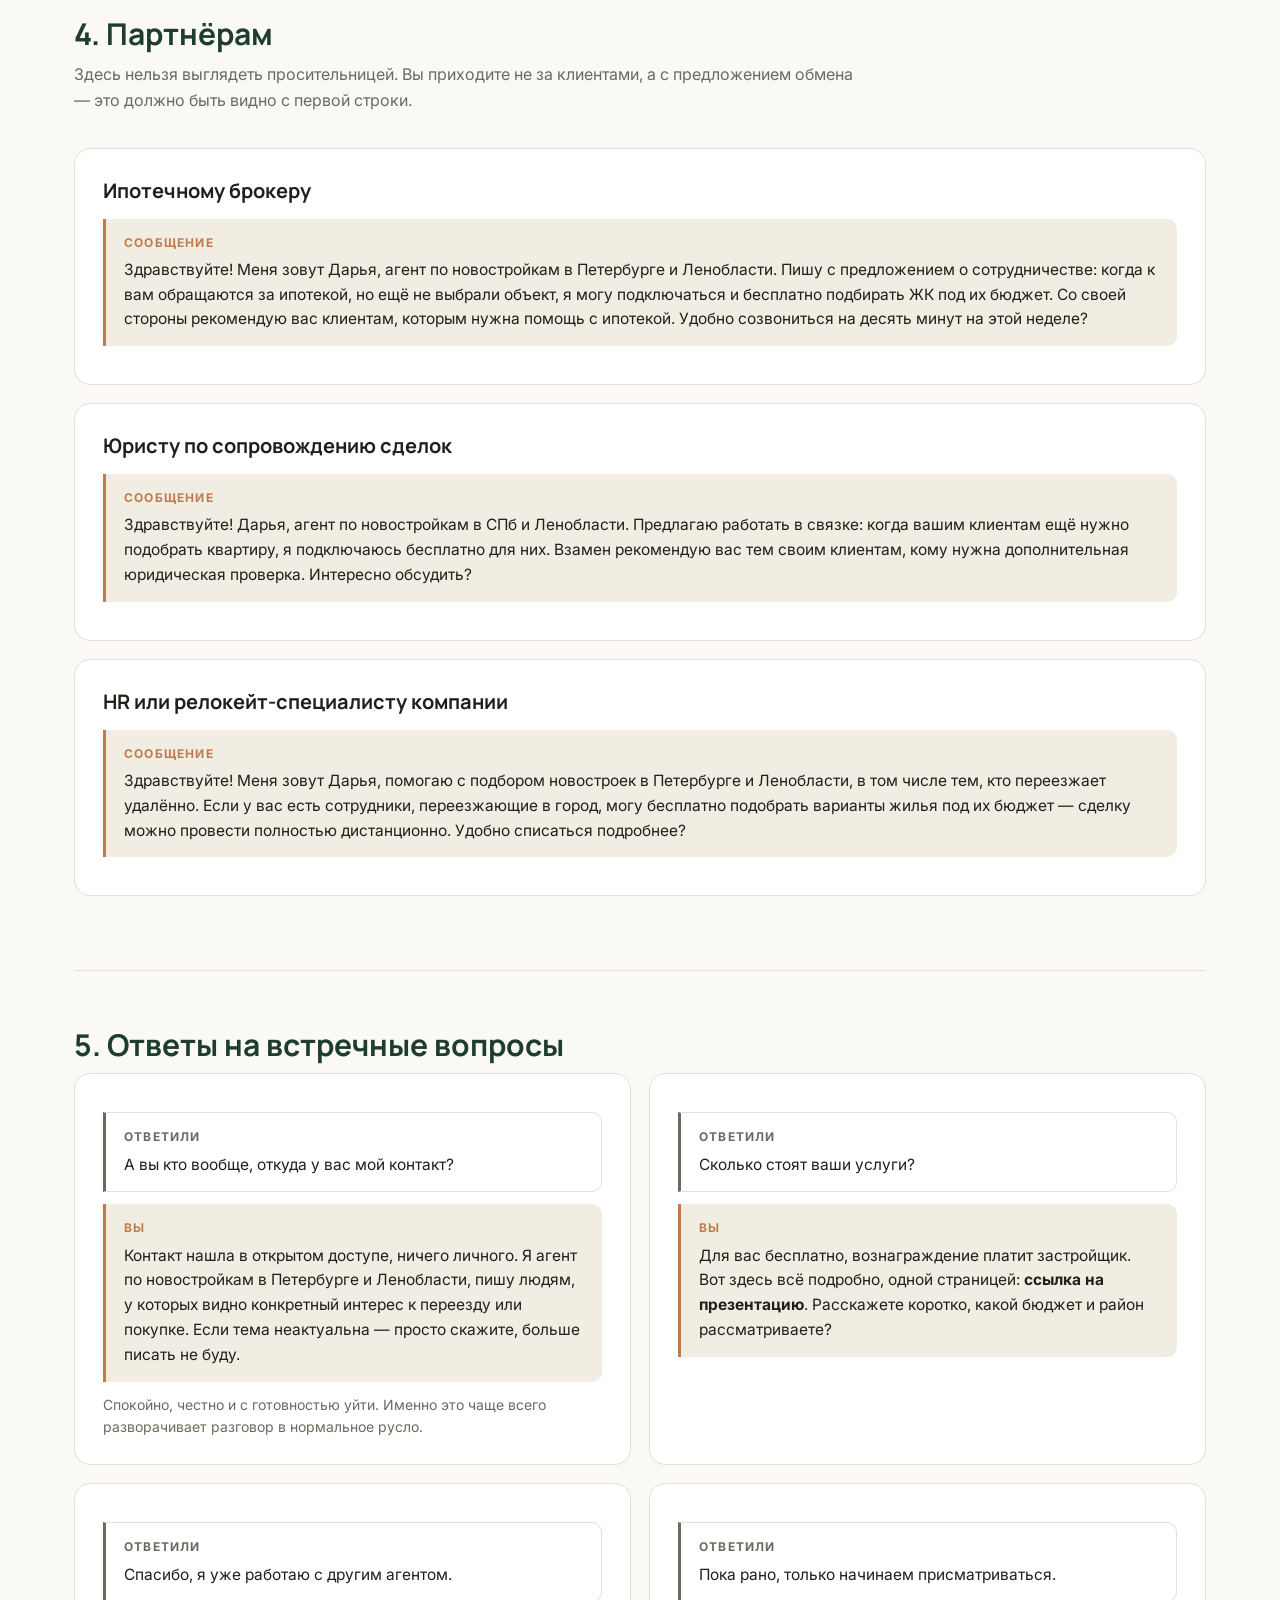
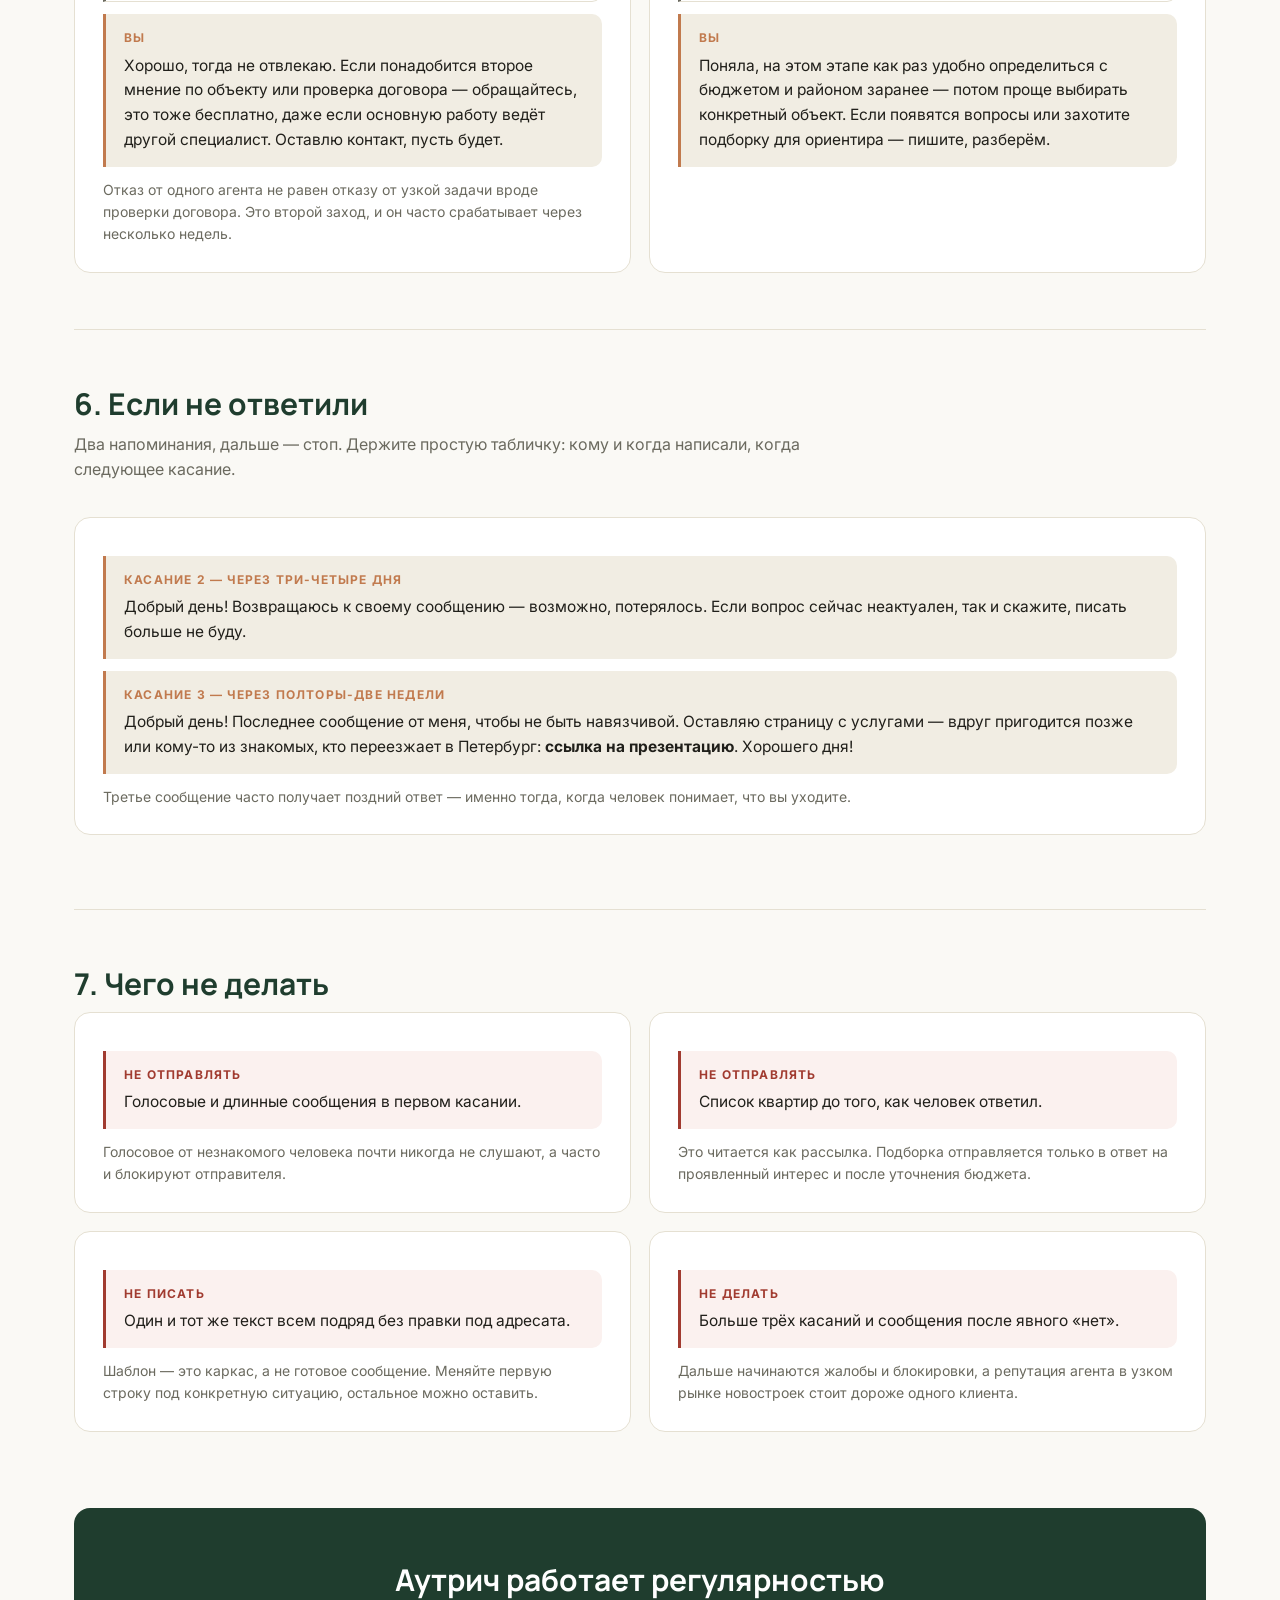
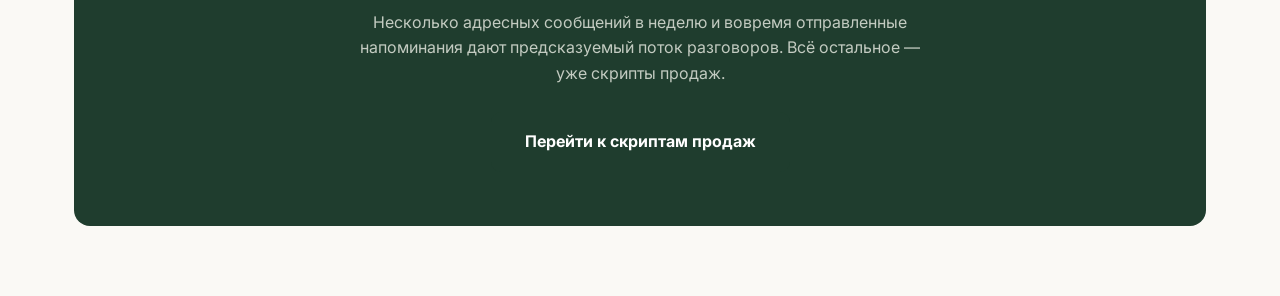
<file: outreach.html>
<!DOCTYPE html>
<html lang="ru">
<head>
<meta charset="UTF-8">
<meta name="viewport" content="width=device-width, initial-scale=1.0">
<title>Скрипт холодных сообщений — Дарья Шухрина, агент по новостройкам</title>
<meta name="description" content="Как писать первой потенциальным клиентам и партнёрам: сегменты, первое сообщение, ответы на встречные вопросы, цепочка касаний.">
<meta name="robots" content="noindex">
<link rel="preconnect" href="https://fonts.googleapis.com">
<link rel="preconnect" href="https://fonts.gstatic.com" crossorigin>
<link href="https://fonts.googleapis.com/css2?family=Inter:wght@400;500;600;700&family=Manrope:wght@600;700;800&display=swap" rel="stylesheet">
<link rel="stylesheet" href="styles.css">
<link rel="stylesheet" href="materials.css">
</head>
<body>

<div class="doc-bar">
  <div class="doc-bar__inner">
    <a href="index.html" class="doc-bar__back">← <span>Назад на сайт</span></a>
    <div class="doc-bar__actions">
      <a href="materials.html" class="btn btn--ghost">Все материалы</a>
      <a href="scripts.html" class="btn btn--ghost">Скрипты продаж</a>
      <button class="btn btn--primary" onclick="window.print()">Сохранить в PDF</button>
    </div>
  </div>
</div>

<div class="container">

  <section class="doc-hero">
    <p class="eyebrow">Материал для внутреннего пользования</p>
    <h1>Скрипт холодных сообщений: как писать первой</h1>
    <p class="doc-hero__lead">Входящие заявки — это поток, который сложно контролировать напрямую. Аутрич — то, что можно включить в любой момент, когда нужны новые клиенты. Здесь — кому писать, что писать в первом сообщении и как довести переписку до звонка, не превращаясь в рассылку.</p>
    <nav class="toc">
      <a href="#who">Кому писать</a>
      <a href="#rules">Правила</a>
      <a href="#first">Первое сообщение</a>
      <a href="#partners">Партнёрам</a>
      <a href="#answers">Встречные вопросы</a>
      <a href="#followup">Если молчат</a>
      <a href="#stop">Чего не делать</a>
    </nav>
  </section>

  <section class="doc-section" id="who">
    <h2>1. Кому писать</h2>
    <p class="doc-section__lead">Два направления. Прямое — люди, которые уже думают о покупке или переезде в СПб/ЛО. Партнёрское — те, к кому такие люди обращаются раньше вас. Второе даёт меньше ответов, но каждый партнёр приводит клиентов регулярно.</p>

    <div class="grid-2">
      <div class="card">
        <span class="tag">Прямые клиенты</span>
        <p class="card__title">У кого уже есть конкретный интерес</p>
        <ul class="ul">
          <li><b>Участники тематических чатов и сообществ о переезде в СПб</b> — вопросы про районы, ипотеку и новостройки обсуждаются там открыто.</li>
          <li><b>Молодые семьи, обсуждающие маткапитал и семейную ипотеку</b> — потенциальные клиенты, которым важна экономия и субсидии.</li>
          <li><b>IT-специалисты, обсуждающие переезд или релокацию в Петербург</b> — часто имеют право на льготную IT-ипотеку и не знают об этом.</li>
          <li><b>Прошлые клиенты и знакомые, которые уже спрашивали про квартиру</b> — недооценённая база: часть готова вернуться или порекомендовать знакомым.</li>
        </ul>
      </div>
      <div class="card">
        <span class="tag">Партнёры</span>
        <p class="card__title">У кого клиенты уже в контакте</p>
        <ul class="ul">
          <li><b>Ипотечные брокеры и кредитные консультанты</b> — их клиенты часто ещё не выбрали объект.</li>
          <li><b>Юристы по сопровождению сделок</b> — могут рекомендовать вас клиентам, которым только предстоит выбрать новостройку.</li>
          <li><b>Дизайнеры интерьеров и ремонтные бригады</b> — их клиенты нередко ещё в процессе выбора квартиры.</li>
          <li><b>HR и релокейт-специалисты компаний</b> — сотрудники, переезжающие в Петербург, регулярно ищут жильё.</li>
        </ul>
      </div>
    </div>
  </section>

  <section class="doc-section" id="rules">
    <h2>2. Четыре правила, без которых аутрич не работает</h2>
    <div class="grid-2">
      <div class="card">
        <p class="card__title">Повод важнее текста</p>
        <p>В первом сообщении должно быть понятно, почему вы пишете именно этому человеку. Обращение по конкретной теме (переезд, семейная ипотека) работает, общее «предлагаю услуги риелтора» — нет.</p>
      </div>
      <div class="card">
        <p class="card__title">Сразу упоминайте бесплатность</p>
        <p>Это главное отличие от типичного «риелтор пишет первым» — упомяните в первом же сообщении, что услуги бесплатны для покупателя, иначе сообщение читается как обычная реклама.</p>
      </div>
      <div class="card">
        <p class="card__title">Короткое сообщение и один вопрос в конце</p>
        <p>Три-четыре строки максимум. Один вопрос, на который легко ответить «да» или «нет». Длинный текст от незнакомого адресата обычно не дочитывают.</p>
      </div>
      <div class="card">
        <p class="card__title">Объём вместо надежды</p>
        <p>Ответ приходит примерно на каждое пятое-десятое сообщение. Регулярность даёт стабильный поток разговоров, три сообщения в неделю не дают ничего.</p>
      </div>
    </div>
    <div class="tip">
      <strong>Куда вести:</strong> в конце разговора отправляйте ссылку на презентацию услуг. Она отвечает на вопрос «в чём подвох» лучше, чем длинное сообщение, и выглядит солиднее скриншота переписки.
    </div>
  </section>

  <section class="doc-section" id="first">
    <h2>3. Первое сообщение — по сегментам</h2>
    <p class="doc-section__lead">Каждый вариант заканчивается лёгким вопросом. Ответить на такое проще, чем промолчать.</p>

    <div class="card">
      <span class="tag">Тематический чат</span>
      <p class="card__title">Человеку, который спросил про переезд или район в СПб</p>
      <div class="say">
        <span class="say__who">Сообщение</span>
        Добрый день! Меня зовут Дарья, я агент по новостройкам в Петербурге и Ленобласти. Увидела ваш вопрос про переезд — подбор квартиры для покупателя у меня бесплатный, комиссию платит застройщик. Если актуально, могу прислать пару вариантов под ваш бюджет уже сейчас. Расскажете, какой район и бюджет рассматриваете?
      </div>
      <p class="card__note">Работает конкретная привязка к вопросу, который человек уже сам написал публично — это продолжение его разговора, а не холодный контакт «с нуля».</p>
    </div>

    <div class="card">
      <span class="tag">Молодая семья</span>
      <p class="card__title">По теме семейной ипотеки или маткапитала</p>
      <div class="say">
        <span class="say__who">Сообщение</span>
        Здравствуйте! Дарья, агент по новостройкам в СПб и Ленобласти. Недавно помогла семье купить двушку без первого взноса и сэкономить 1,3 млн ₽ на подборе программы. Если рассматриваете покупку с семейной ипотекой — могу бесплатно посчитать, что вам доступно. Актуально?
      </div>
    </div>

    <div class="card">
      <span class="tag">Реактивация</span>
      <p class="card__title">Тем, кто спрашивал раньше и пропал</p>
      <div class="say">
        <span class="say__who">Сообщение</span>
        Добрый день! Дарья, агент по новостройкам — мы общались некоторое время назад про подбор квартиры. Решила уточнить: вопрос ещё актуален или уже нашли вариант? Если актуален — пришлю свежую подборку под ваш бюджет.
      </div>
      <p class="card__note">Самый дешёвый источник новых клиентов. Раз в квартал стоит проходить по старым перепискам — это час работы и обычно один-два вернувшихся клиента.</p>
    </div>
  </section>

  <section class="doc-section" id="partners">
    <h2>4. Партнёрам</h2>
    <p class="doc-section__lead">Здесь нельзя выглядеть просительницей. Вы приходите не за клиентами, а с предложением обмена — это должно быть видно с первой строки.</p>

    <div class="card">
      <p class="card__title">Ипотечному брокеру</p>
      <div class="say">
        <span class="say__who">Сообщение</span>
        Здравствуйте! Меня зовут Дарья, агент по новостройкам в Петербурге и Ленобласти. Пишу с предложением о сотрудничестве: когда к вам обращаются за ипотекой, но ещё не выбрали объект, я могу подключаться и бесплатно подбирать ЖК под их бюджет. Со своей стороны рекомендую вас клиентам, которым нужна помощь с ипотекой. Удобно созвониться на десять минут на этой неделе?
      </div>
    </div>

    <div class="card">
      <p class="card__title">Юристу по сопровождению сделок</p>
      <div class="say">
        <span class="say__who">Сообщение</span>
        Здравствуйте! Дарья, агент по новостройкам в СПб и Ленобласти. Предлагаю работать в связке: когда вашим клиентам ещё нужно подобрать квартиру, я подключаюсь бесплатно для них. Взамен рекомендую вас тем своим клиентам, кому нужна дополнительная юридическая проверка. Интересно обсудить?
      </div>
    </div>

    <div class="card">
      <p class="card__title">HR или релокейт-специалисту компании</p>
      <div class="say">
        <span class="say__who">Сообщение</span>
        Здравствуйте! Меня зовут Дарья, помогаю с подбором новостроек в Петербурге и Ленобласти, в том числе тем, кто переезжает удалённо. Если у вас есть сотрудники, переезжающие в город, могу бесплатно подобрать варианты жилья под их бюджет — сделку можно провести полностью дистанционно. Удобно списаться подробнее?
      </div>
    </div>
  </section>

  <section class="doc-section" id="answers">
    <h2>5. Ответы на встречные вопросы</h2>

    <div class="grid-2">
      <div class="card">
        <div class="say say--client"><span class="say__who">Ответили</span>А вы кто вообще, откуда у вас мой контакт?</div>
        <div class="say">
          <span class="say__who">Вы</span>
          Контакт нашла в открытом доступе, ничего личного. Я агент по новостройкам в Петербурге и Ленобласти, пишу людям, у которых видно конкретный интерес к переезду или покупке. Если тема неактуальна — просто скажите, больше писать не буду.
        </div>
        <p class="card__note">Спокойно, честно и с готовностью уйти. Именно это чаще всего разворачивает разговор в нормальное русло.</p>
      </div>
      <div class="card">
        <div class="say say--client"><span class="say__who">Ответили</span>Сколько стоят ваши услуги?</div>
        <div class="say">
          <span class="say__who">Вы</span>
          Для вас бесплатно, вознаграждение платит застройщик. Вот здесь всё подробно, одной страницей: <b>ссылка на презентацию</b>. Расскажете коротко, какой бюджет и район рассматриваете?
        </div>
      </div>
      <div class="card">
        <div class="say say--client"><span class="say__who">Ответили</span>Спасибо, я уже работаю с другим агентом.</div>
        <div class="say">
          <span class="say__who">Вы</span>
          Хорошо, тогда не отвлекаю. Если понадобится второе мнение по объекту или проверка договора — обращайтесь, это тоже бесплатно, даже если основную работу ведёт другой специалист. Оставлю контакт, пусть будет.
        </div>
        <p class="card__note">Отказ от одного агента не равен отказу от узкой задачи вроде проверки договора. Это второй заход, и он часто срабатывает через несколько недель.</p>
      </div>
      <div class="card">
        <div class="say say--client"><span class="say__who">Ответили</span>Пока рано, только начинаем присматриваться.</div>
        <div class="say">
          <span class="say__who">Вы</span>
          Поняла, на этом этапе как раз удобно определиться с бюджетом и районом заранее — потом проще выбирать конкретный объект. Если появятся вопросы или захотите подборку для ориентира — пишите, разберём.
        </div>
      </div>
    </div>
  </section>

  <section class="doc-section" id="followup">
    <h2>6. Если не ответили</h2>
    <p class="doc-section__lead">Два напоминания, дальше — стоп. Держите простую табличку: кому и когда написали, когда следующее касание.</p>

    <div class="card">
      <div class="say">
        <span class="say__who">Касание 2 — через три-четыре дня</span>
        Добрый день! Возвращаюсь к своему сообщению — возможно, потерялось. Если вопрос сейчас неактуален, так и скажите, писать больше не буду.
      </div>
      <div class="say">
        <span class="say__who">Касание 3 — через полторы-две недели</span>
        Добрый день! Последнее сообщение от меня, чтобы не быть навязчивой. Оставляю страницу с услугами — вдруг пригодится позже или кому-то из знакомых, кто переезжает в Петербург: <b>ссылка на презентацию</b>. Хорошего дня!
      </div>
      <p class="card__note">Третье сообщение часто получает поздний ответ — именно тогда, когда человек понимает, что вы уходите.</p>
    </div>
  </section>

  <section class="doc-section" id="stop">
    <h2>7. Чего не делать</h2>
    <div class="grid-2">
      <div class="card">
        <div class="say say--stop"><span class="say__who">Не отправлять</span>Голосовые и длинные сообщения в первом касании.</div>
        <p class="card__note">Голосовое от незнакомого человека почти никогда не слушают, а часто и блокируют отправителя.</p>
      </div>
      <div class="card">
        <div class="say say--stop"><span class="say__who">Не отправлять</span>Список квартир до того, как человек ответил.</div>
        <p class="card__note">Это читается как рассылка. Подборка отправляется только в ответ на проявленный интерес и после уточнения бюджета.</p>
      </div>
      <div class="card">
        <div class="say say--stop"><span class="say__who">Не писать</span>Один и тот же текст всем подряд без правки под адресата.</div>
        <p class="card__note">Шаблон — это каркас, а не готовое сообщение. Меняйте первую строку под конкретную ситуацию, остальное можно оставить.</p>
      </div>
      <div class="card">
        <div class="say say--stop"><span class="say__who">Не делать</span>Больше трёх касаний и сообщения после явного «нет».</div>
        <p class="card__note">Дальше начинаются жалобы и блокировки, а репутация агента в узком рынке новостроек стоит дороже одного клиента.</p>
      </div>
    </div>
  </section>

  <div class="cta-final">
    <h2>Аутрич работает регулярностью</h2>
    <p>Несколько адресных сообщений в неделю и вовремя отправленные напоминания дают предсказуемый поток разговоров. Всё остальное — уже скрипты продаж.</p>
    <a href="scripts.html" class="btn btn--primary btn--lg">Перейти к скриптам продаж</a>
  </div>

</div>

</body>
</html>
</file>
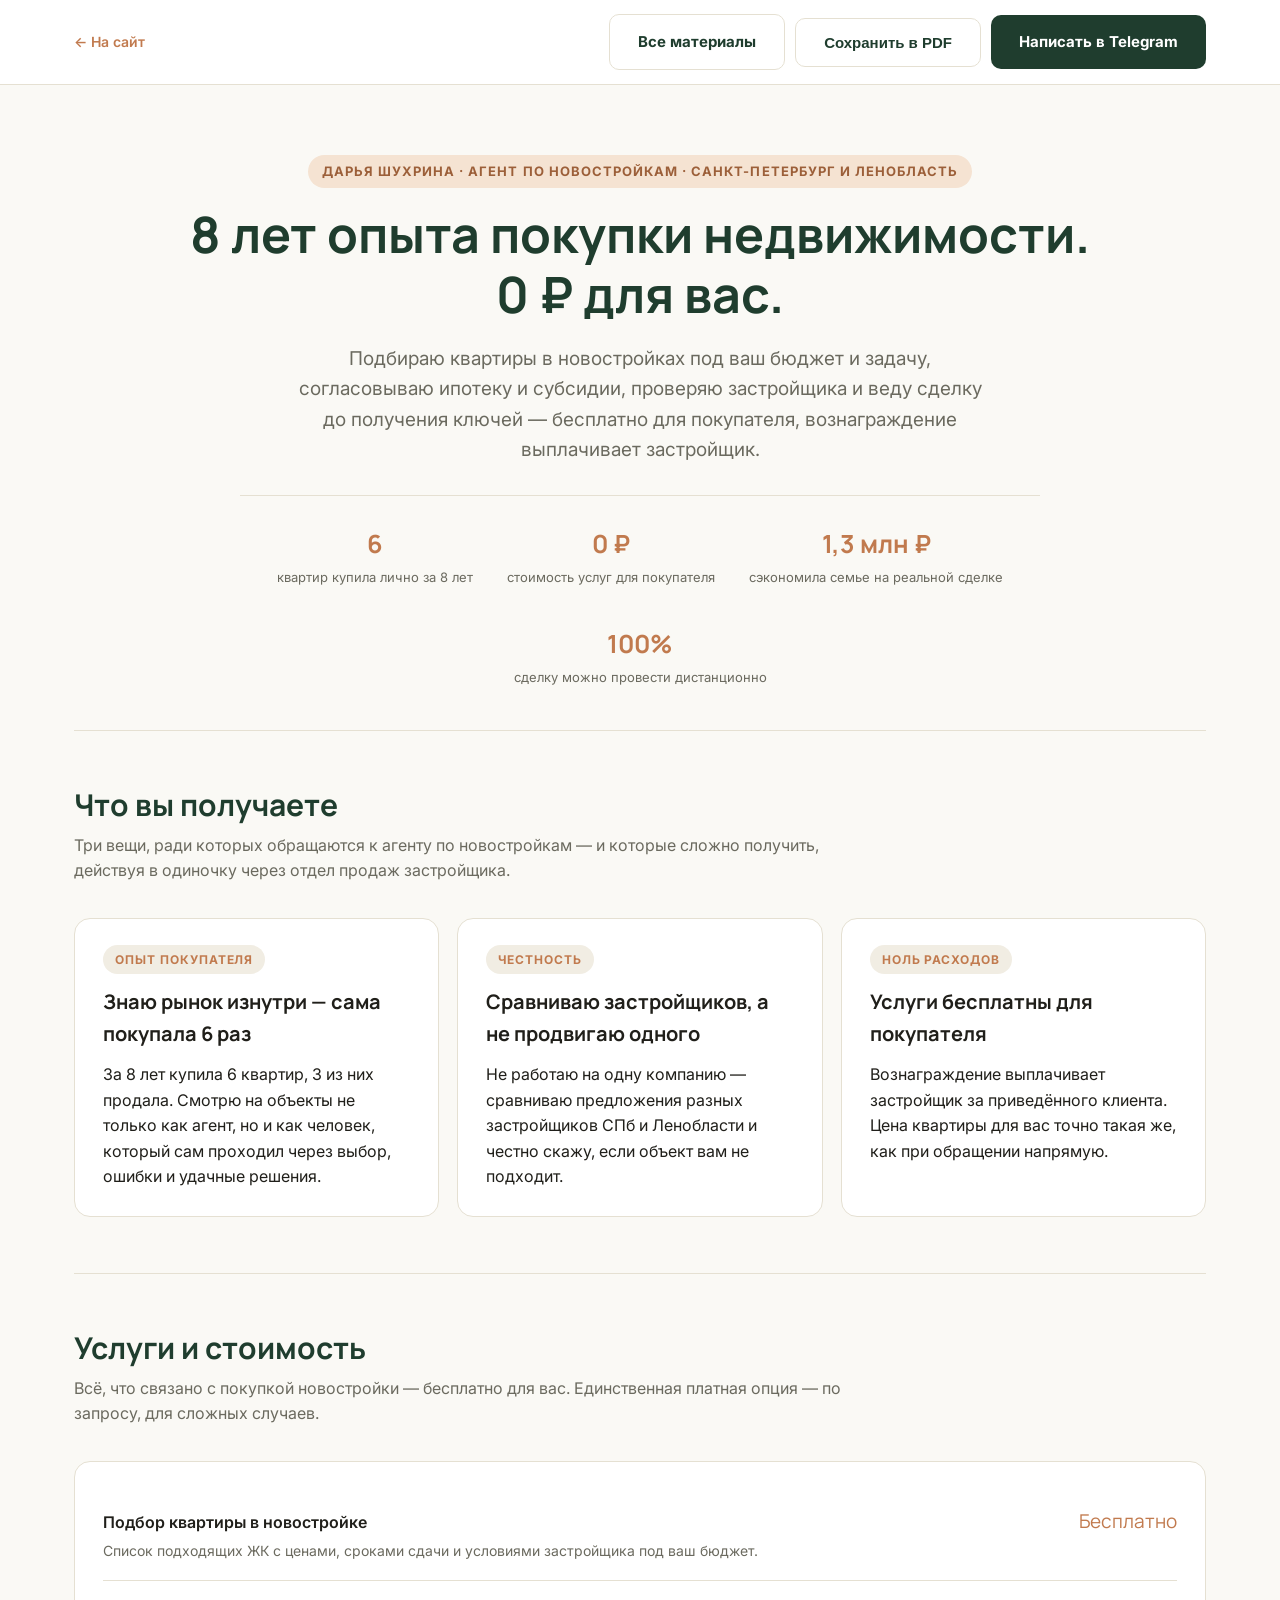
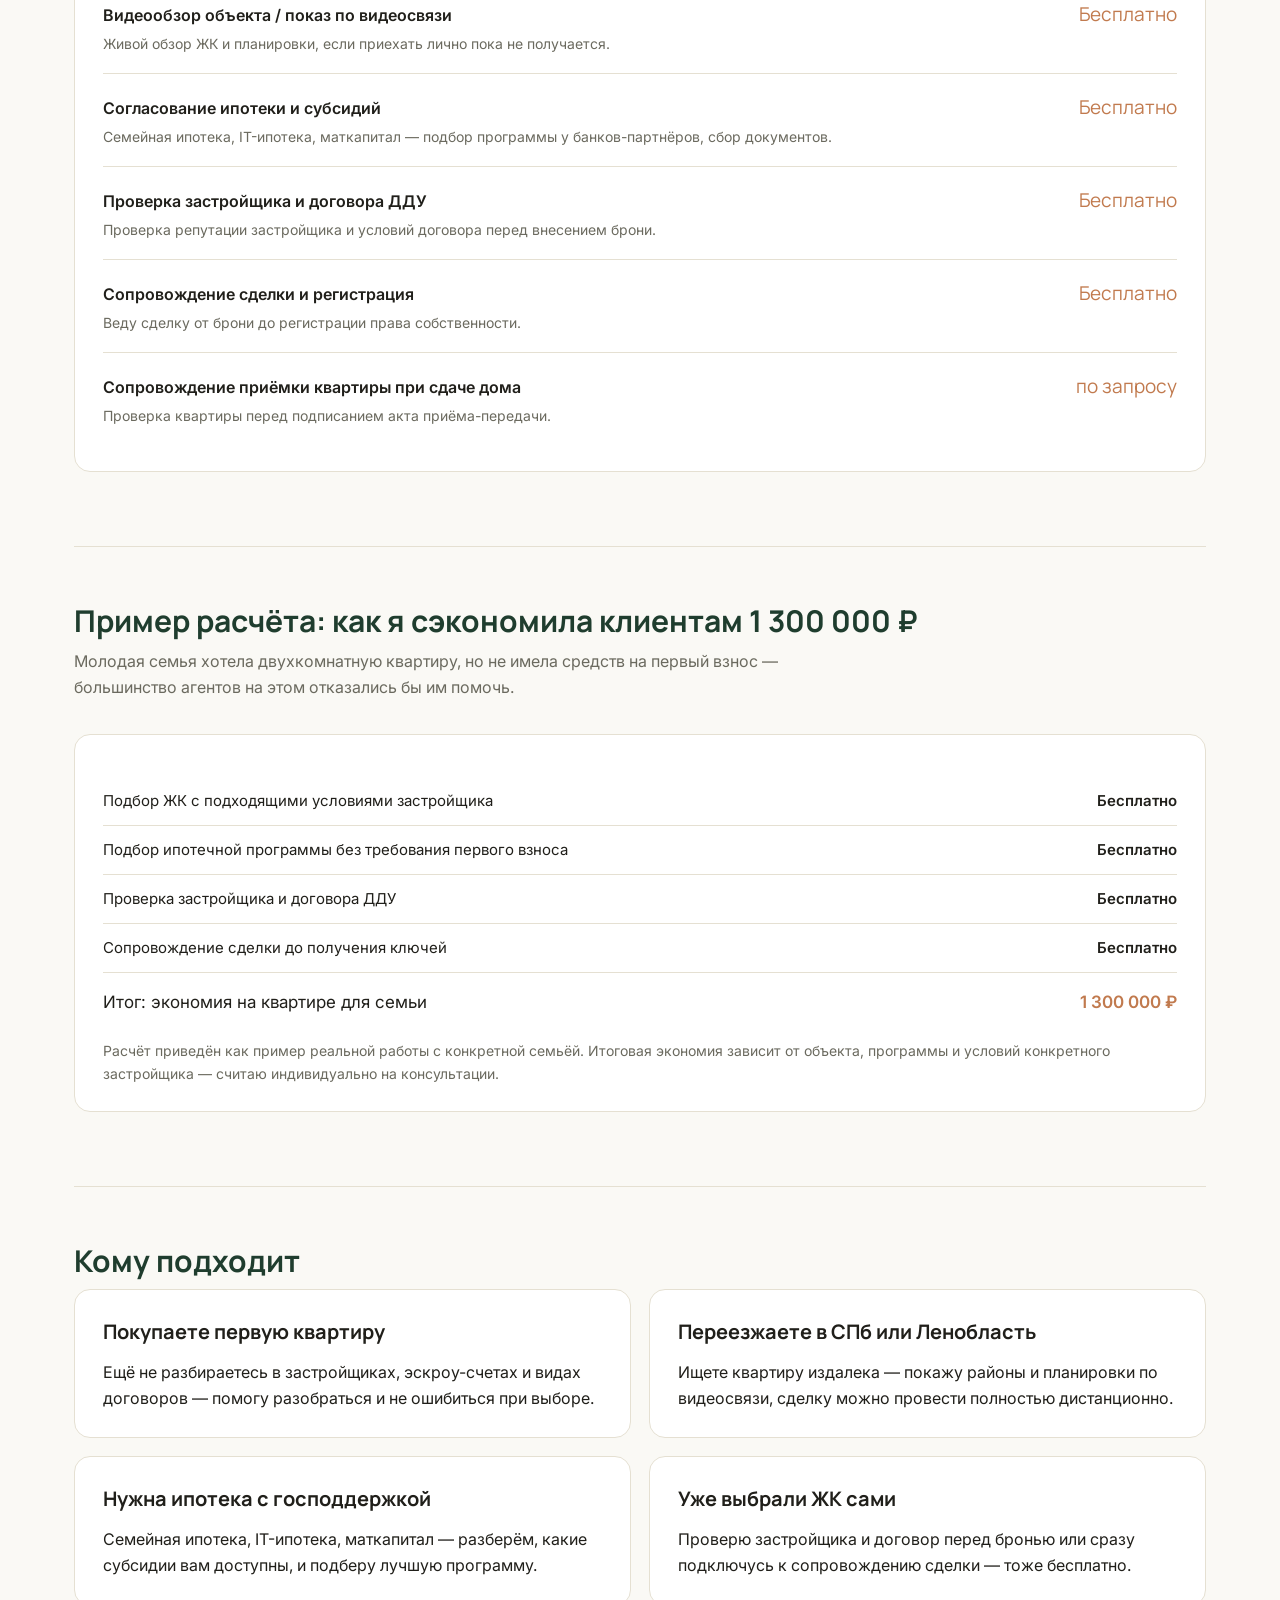
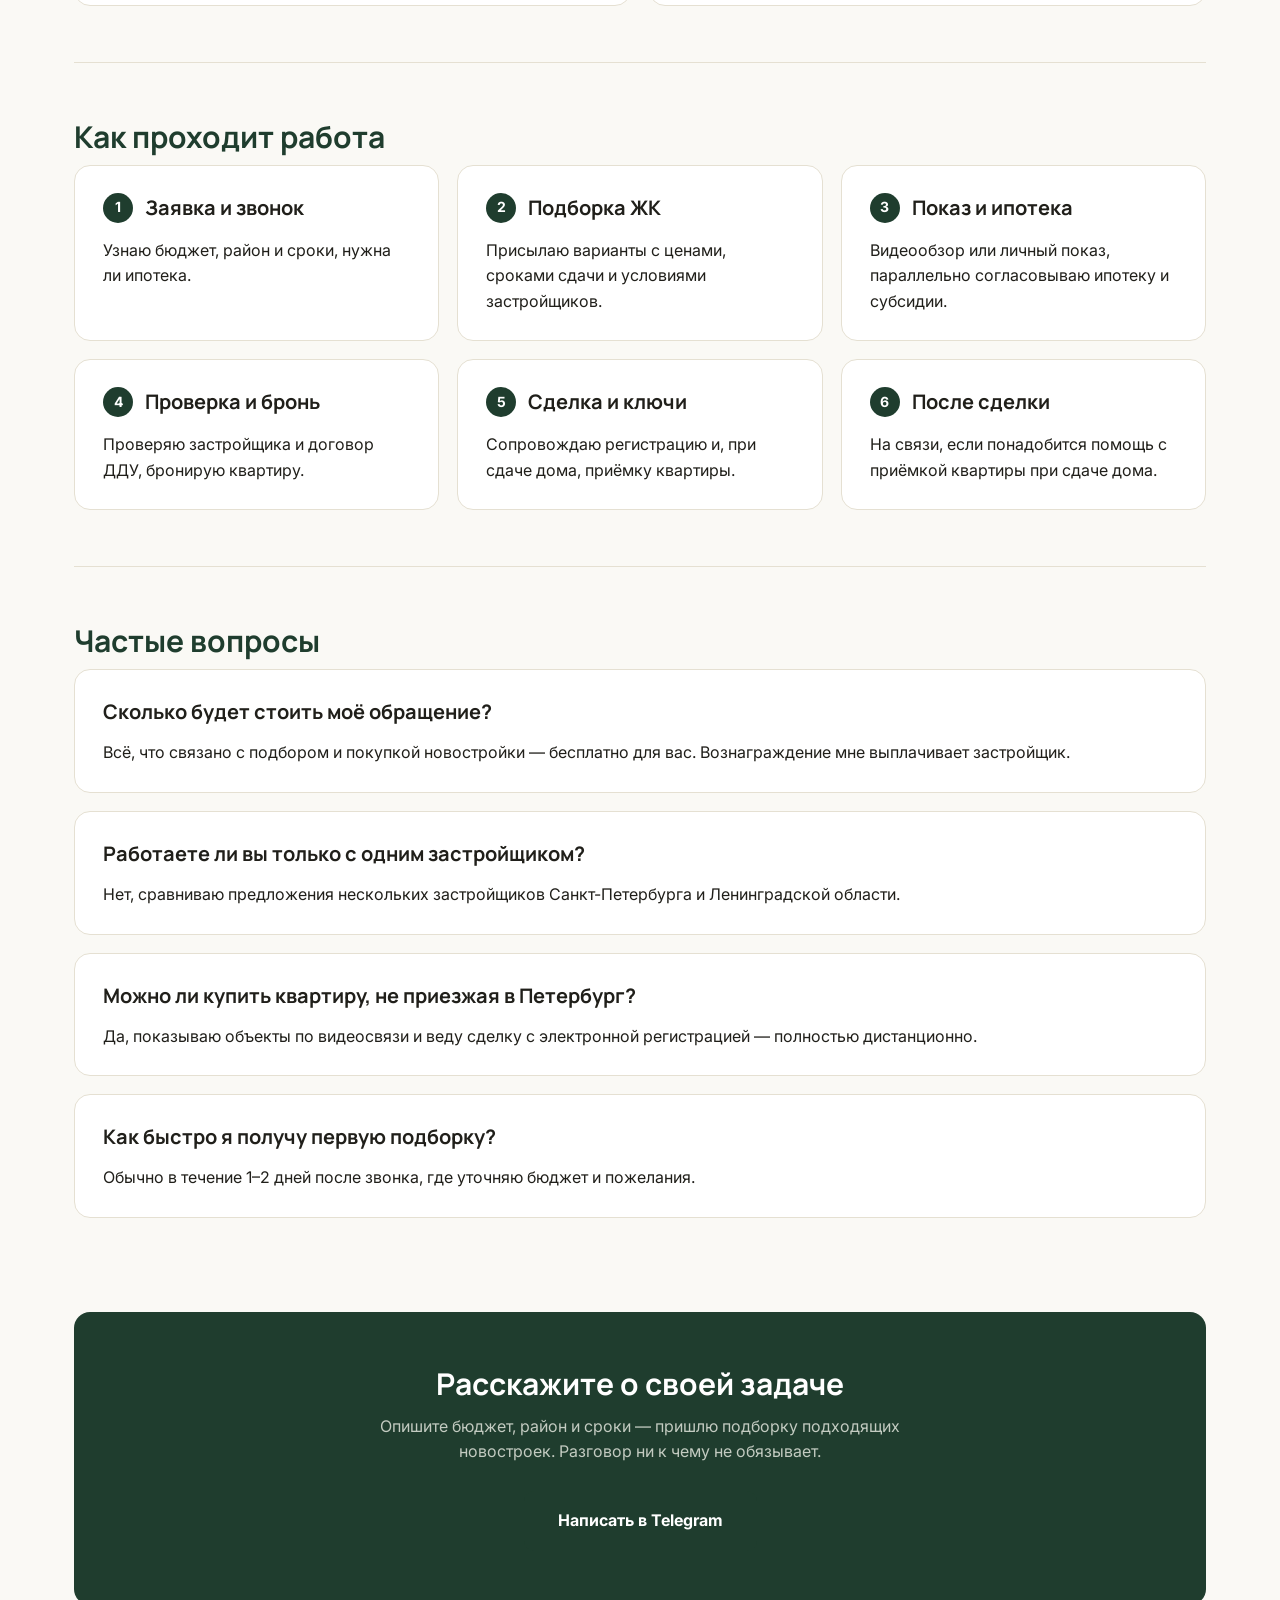
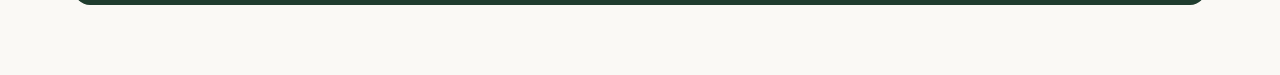
<file: presentation.html>
<!DOCTYPE html>
<html lang="ru">
<head>
<meta charset="UTF-8">
<meta name="viewport" content="width=device-width, initial-scale=1.0">
<title>Презентация услуг — Дарья Шухрина, агент по новостройкам</title>
<meta name="description" content="Подбор новостроек в СПб и Ленобласти, согласование ипотеки и субсидий, проверка застройщика — что входит в услуги и сколько это стоит для покупателя.">
<link rel="preconnect" href="https://fonts.googleapis.com">
<link rel="preconnect" href="https://fonts.gstatic.com" crossorigin>
<link href="https://fonts.googleapis.com/css2?family=Inter:wght@400;500;600;700&family=Manrope:wght@600;700;800&display=swap" rel="stylesheet">
<link rel="stylesheet" href="styles.css">
<link rel="stylesheet" href="materials.css">
</head>
<body>

<div class="doc-bar">
  <div class="doc-bar__inner">
    <a href="index.html" class="doc-bar__back">← <span>На сайт</span></a>
    <div class="doc-bar__actions">
      <a href="materials.html" class="btn btn--ghost">Все материалы</a>
      <button class="btn btn--ghost" onclick="window.print()">Сохранить в PDF</button>
      <a href="https://t.me/darya_shukhrina" target="_blank" rel="noopener" class="btn btn--primary">Написать в Telegram</a>
    </div>
  </div>
</div>

<div class="container">

  <section class="pitch">
    <p class="eyebrow eyebrow--center">Дарья Шухрина · агент по новостройкам · Санкт-Петербург и Ленобласть</p>
    <h1>8 лет опыта покупки недвижимости. 0 ₽ для вас.</h1>
    <p class="pitch__lead">Подбираю квартиры в новостройках под ваш бюджет и задачу, согласовываю ипотеку и субсидии, проверяю застройщика и веду сделку до получения ключей — бесплатно для покупателя, вознаграждение выплачивает застройщик.</p>
    <div class="pitch__meta">
      <div><b>6</b><span>квартир купила лично за 8 лет</span></div>
      <div><b>0 ₽</b><span>стоимость услуг для покупателя</span></div>
      <div><b>1,3 млн ₽</b><span>сэкономила семье на реальной сделке</span></div>
      <div><b>100%</b><span>сделку можно провести дистанционно</span></div>
    </div>
  </section>

  <section class="doc-section">
    <h2>Что вы получаете</h2>
    <p class="doc-section__lead">Три вещи, ради которых обращаются к агенту по новостройкам — и которые сложно получить, действуя в одиночку через отдел продаж застройщика.</p>
    <div class="grid-3">
      <div class="card">
        <span class="tag">Опыт покупателя</span>
        <p class="card__title">Знаю рынок изнутри — сама покупала 6 раз</p>
        <p>За 8 лет купила 6 квартир, 3 из них продала. Смотрю на объекты не только как агент, но и как человек, который сам проходил через выбор, ошибки и удачные решения.</p>
      </div>
      <div class="card">
        <span class="tag">Честность</span>
        <p class="card__title">Сравниваю застройщиков, а не продвигаю одного</p>
        <p>Не работаю на одну компанию — сравниваю предложения разных застройщиков СПб и Ленобласти и честно скажу, если объект вам не подходит.</p>
      </div>
      <div class="card">
        <span class="tag">Ноль расходов</span>
        <p class="card__title">Услуги бесплатны для покупателя</p>
        <p>Вознаграждение выплачивает застройщик за приведённого клиента. Цена квартиры для вас точно такая же, как при обращении напрямую.</p>
      </div>
    </div>
  </section>

  <section class="doc-section">
    <h2>Услуги и стоимость</h2>
    <p class="doc-section__lead">Всё, что связано с покупкой новостройки — бесплатно для вас. Единственная платная опция — по запросу, для сложных случаев.</p>

    <div class="card">
      <div class="offer">
        <div>
          <span class="offer__name">Подбор квартиры в новостройке</span>
          <span class="offer__desc">Список подходящих ЖК с ценами, сроками сдачи и условиями застройщика под ваш бюджет.</span>
        </div>
        <span class="offer__price">Бесплатно</span>
      </div>
      <div class="offer">
        <div>
          <span class="offer__name">Видеообзор объекта / показ по видеосвязи</span>
          <span class="offer__desc">Живой обзор ЖК и планировки, если приехать лично пока не получается.</span>
        </div>
        <span class="offer__price">Бесплатно</span>
      </div>
      <div class="offer">
        <div>
          <span class="offer__name">Согласование ипотеки и субсидий</span>
          <span class="offer__desc">Семейная ипотека, IT-ипотека, маткапитал — подбор программы у банков-партнёров, сбор документов.</span>
        </div>
        <span class="offer__price">Бесплатно</span>
      </div>
      <div class="offer">
        <div>
          <span class="offer__name">Проверка застройщика и договора ДДУ</span>
          <span class="offer__desc">Проверка репутации застройщика и условий договора перед внесением брони.</span>
        </div>
        <span class="offer__price">Бесплатно</span>
      </div>
      <div class="offer">
        <div>
          <span class="offer__name">Сопровождение сделки и регистрация</span>
          <span class="offer__desc">Веду сделку от брони до регистрации права собственности.</span>
        </div>
        <span class="offer__price">Бесплатно</span>
      </div>
      <div class="offer">
        <div>
          <span class="offer__name">Сопровождение приёмки квартиры при сдаче дома</span>
          <span class="offer__desc">Проверка квартиры перед подписанием акта приёма-передачи.</span>
        </div>
        <span class="offer__price">по запросу</span>
      </div>
    </div>
  </section>

  <section class="doc-section">
    <h2>Пример расчёта: как я сэкономила клиентам 1 300 000 ₽</h2>
    <p class="doc-section__lead">Молодая семья хотела двухкомнатную квартиру, но не имела средств на первый взнос — большинство агентов на этом отказались бы им помочь.</p>
    <div class="card">
      <table class="calc">
        <tr><td>Подбор ЖК с подходящими условиями застройщика</td><td>Бесплатно</td></tr>
        <tr><td>Подбор ипотечной программы без требования первого взноса</td><td>Бесплатно</td></tr>
        <tr><td>Проверка застройщика и договора ДДУ</td><td>Бесплатно</td></tr>
        <tr><td>Сопровождение сделки до получения ключей</td><td>Бесплатно</td></tr>
        <tr><td>Итог: экономия на квартире для семьи</td><td>1 300 000 ₽</td></tr>
      </table>
      <p class="card__note">Расчёт приведён как пример реальной работы с конкретной семьёй. Итоговая экономия зависит от объекта, программы и условий конкретного застройщика — считаю индивидуально на консультации.</p>
    </div>
  </section>

  <section class="doc-section">
    <h2>Кому подходит</h2>
    <div class="grid-2">
      <div class="card">
        <p class="card__title">Покупаете первую квартиру</p>
        <p>Ещё не разбираетесь в застройщиках, эскроу-счетах и видах договоров — помогу разобраться и не ошибиться при выборе.</p>
      </div>
      <div class="card">
        <p class="card__title">Переезжаете в СПб или Ленобласть</p>
        <p>Ищете квартиру издалека — покажу районы и планировки по видеосвязи, сделку можно провести полностью дистанционно.</p>
      </div>
      <div class="card">
        <p class="card__title">Нужна ипотека с господдержкой</p>
        <p>Семейная ипотека, IT-ипотека, маткапитал — разберём, какие субсидии вам доступны, и подберу лучшую программу.</p>
      </div>
      <div class="card">
        <p class="card__title">Уже выбрали ЖК сами</p>
        <p>Проверю застройщика и договор перед бронью или сразу подключусь к сопровождению сделки — тоже бесплатно.</p>
      </div>
    </div>
  </section>

  <section class="doc-section">
    <h2>Как проходит работа</h2>
    <div class="grid-3">
      <div class="card">
        <div class="card__head"><span class="card__step">1</span><p class="card__title">Заявка и звонок</p></div>
        <p>Узнаю бюджет, район и сроки, нужна ли ипотека.</p>
      </div>
      <div class="card">
        <div class="card__head"><span class="card__step">2</span><p class="card__title">Подборка ЖК</p></div>
        <p>Присылаю варианты с ценами, сроками сдачи и условиями застройщиков.</p>
      </div>
      <div class="card">
        <div class="card__head"><span class="card__step">3</span><p class="card__title">Показ и ипотека</p></div>
        <p>Видеообзор или личный показ, параллельно согласовываю ипотеку и субсидии.</p>
      </div>
      <div class="card">
        <div class="card__head"><span class="card__step">4</span><p class="card__title">Проверка и бронь</p></div>
        <p>Проверяю застройщика и договор ДДУ, бронирую квартиру.</p>
      </div>
      <div class="card">
        <div class="card__head"><span class="card__step">5</span><p class="card__title">Сделка и ключи</p></div>
        <p>Сопровождаю регистрацию и, при сдаче дома, приёмку квартиры.</p>
      </div>
      <div class="card">
        <div class="card__head"><span class="card__step">6</span><p class="card__title">После сделки</p></div>
        <p>На связи, если понадобится помощь с приёмкой квартиры при сдаче дома.</p>
      </div>
    </div>
  </section>

  <section class="doc-section">
    <h2>Частые вопросы</h2>
    <div class="card">
      <p class="card__title">Сколько будет стоить моё обращение?</p>
      <p>Всё, что связано с подбором и покупкой новостройки — бесплатно для вас. Вознаграждение мне выплачивает застройщик.</p>
    </div>
    <div class="card">
      <p class="card__title">Работаете ли вы только с одним застройщиком?</p>
      <p>Нет, сравниваю предложения нескольких застройщиков Санкт-Петербурга и Ленинградской области.</p>
    </div>
    <div class="card">
      <p class="card__title">Можно ли купить квартиру, не приезжая в Петербург?</p>
      <p>Да, показываю объекты по видеосвязи и веду сделку с электронной регистрацией — полностью дистанционно.</p>
    </div>
    <div class="card">
      <p class="card__title">Как быстро я получу первую подборку?</p>
      <p>Обычно в течение 1–2 дней после звонка, где уточняю бюджет и пожелания.</p>
    </div>
  </section>

  <div class="cta-final">
    <h2>Расскажите о своей задаче</h2>
    <p>Опишите бюджет, район и сроки — пришлю подборку подходящих новостроек. Разговор ни к чему не обязывает.</p>
    <a href="https://t.me/darya_shukhrina" target="_blank" rel="noopener" class="btn btn--primary btn--lg">Написать в Telegram</a>
  </div>

</div>

</body>
</html>
</file>
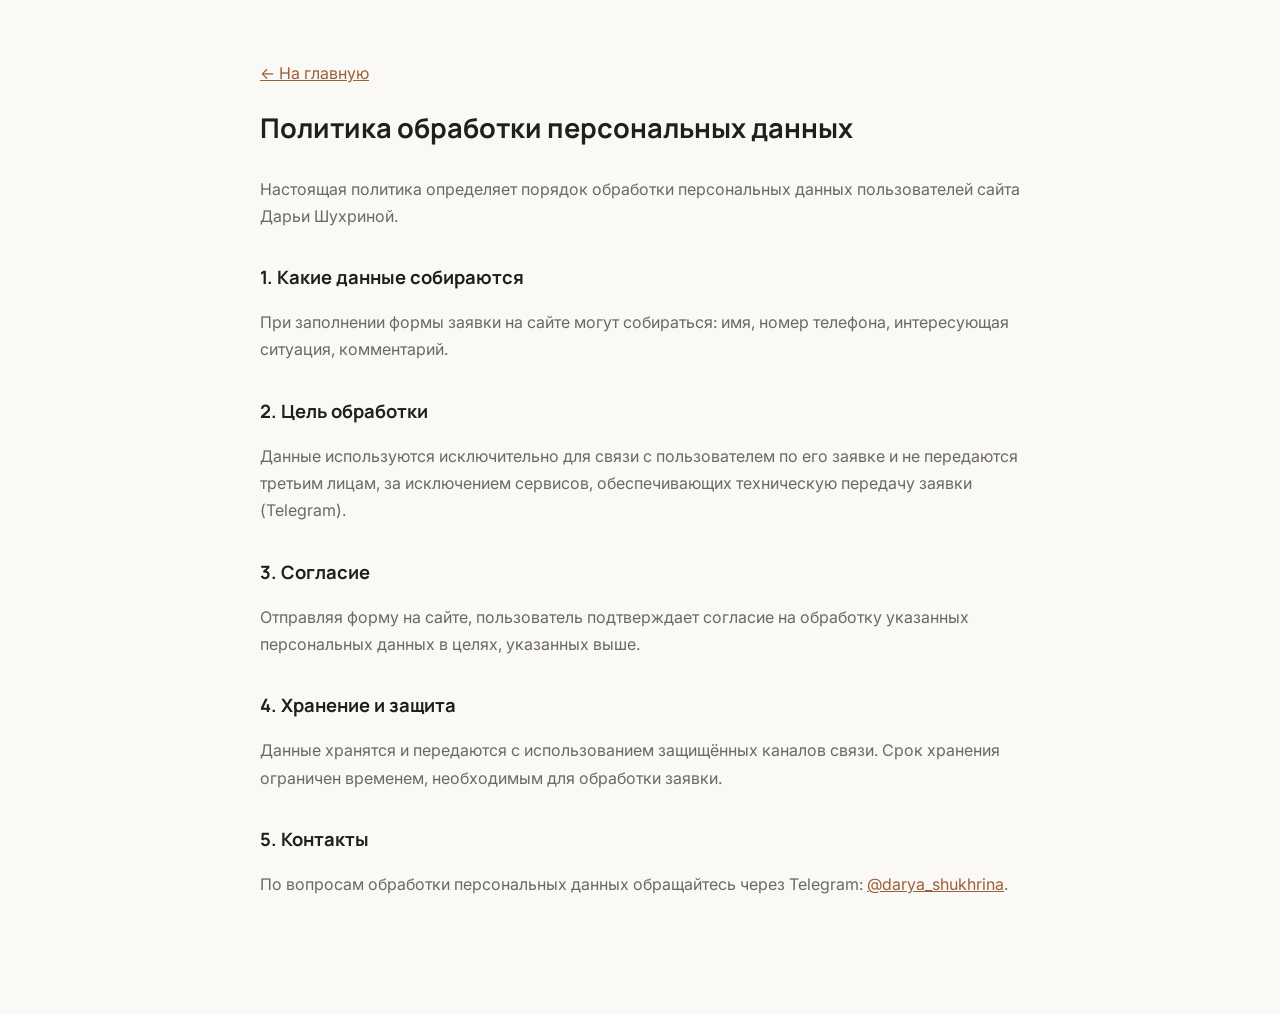
<file: privacy.html>
<!DOCTYPE html>
<html lang="ru">
<head>
<meta charset="UTF-8">
<meta name="viewport" content="width=device-width, initial-scale=1.0">
<title>Политика конфиденциальности — Дарья Шухрина</title>
<link href="https://fonts.googleapis.com/css2?family=Manrope:wght@600;700&family=Inter:wght@400;500;600&display=swap" rel="stylesheet">
<style>
  body { font-family: 'Inter', sans-serif; background: #faf9f5; color: #201f1a; line-height: 1.7; max-width: 760px; margin: 0 auto; padding: 60px 24px 100px; }
  h1 { font-family: 'Manrope', sans-serif; font-size: 1.7rem; margin-bottom: 24px; }
  h2 { font-family: 'Manrope', sans-serif; font-size: 1.15rem; margin: 32px 0 12px; }
  a { color: #9c5f39; }
  p, li { color: #6b6a5f; }
</style>
</head>
<body>
  <a href="index.html">← На главную</a>
  <h1>Политика обработки персональных данных</h1>
  <p>Настоящая политика определяет порядок обработки персональных данных пользователей сайта Дарьи Шухриной.</p>

  <h2>1. Какие данные собираются</h2>
  <p>При заполнении формы заявки на сайте могут собираться: имя, номер телефона, интересующая ситуация, комментарий.</p>

  <h2>2. Цель обработки</h2>
  <p>Данные используются исключительно для связи с пользователем по его заявке и не передаются третьим лицам, за исключением сервисов, обеспечивающих техническую передачу заявки (Telegram).</p>

  <h2>3. Согласие</h2>
  <p>Отправляя форму на сайте, пользователь подтверждает согласие на обработку указанных персональных данных в целях, указанных выше.</p>

  <h2>4. Хранение и защита</h2>
  <p>Данные хранятся и передаются с использованием защищённых каналов связи. Срок хранения ограничен временем, необходимым для обработки заявки.</p>

  <h2>5. Контакты</h2>
  <p>По вопросам обработки персональных данных обращайтесь через Telegram: <a href="https://t.me/darya_shukhrina" target="_blank" rel="noopener">@darya_shukhrina</a>.</p>
</body>
</html>
</file>
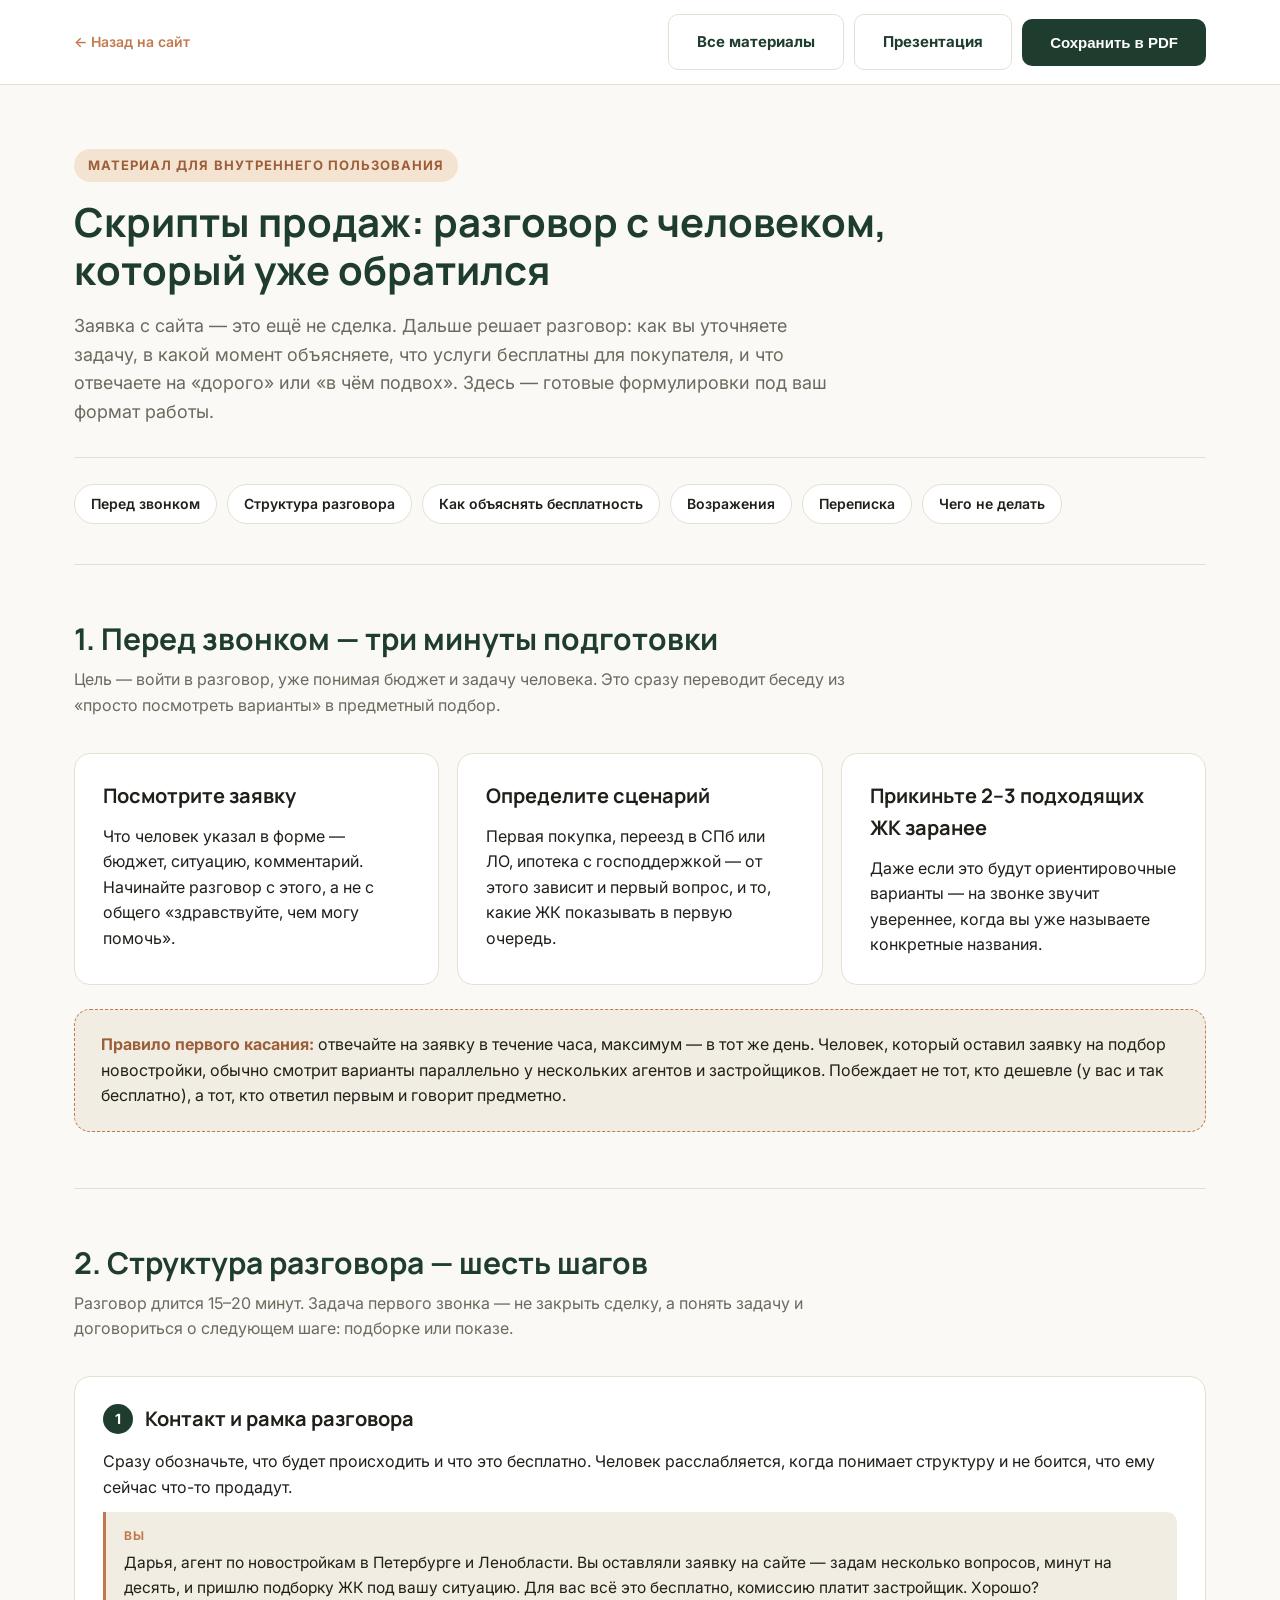
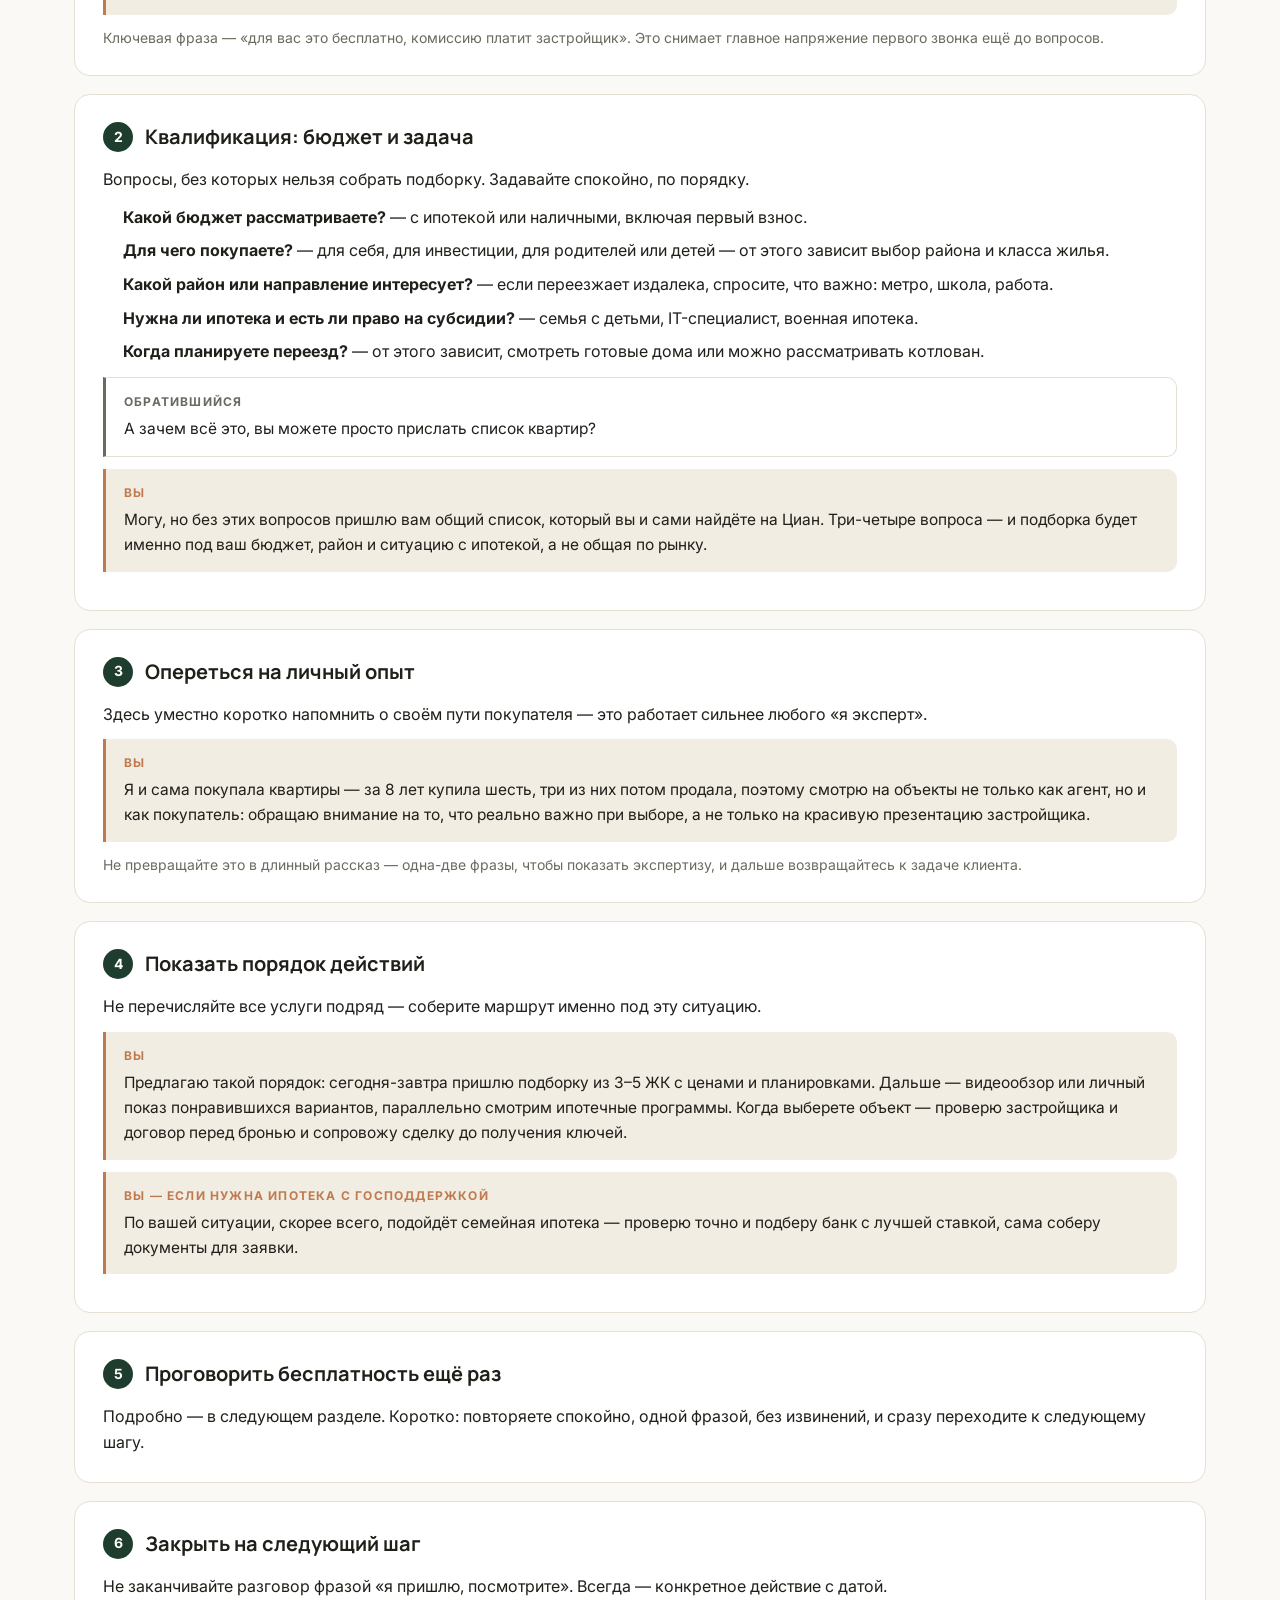
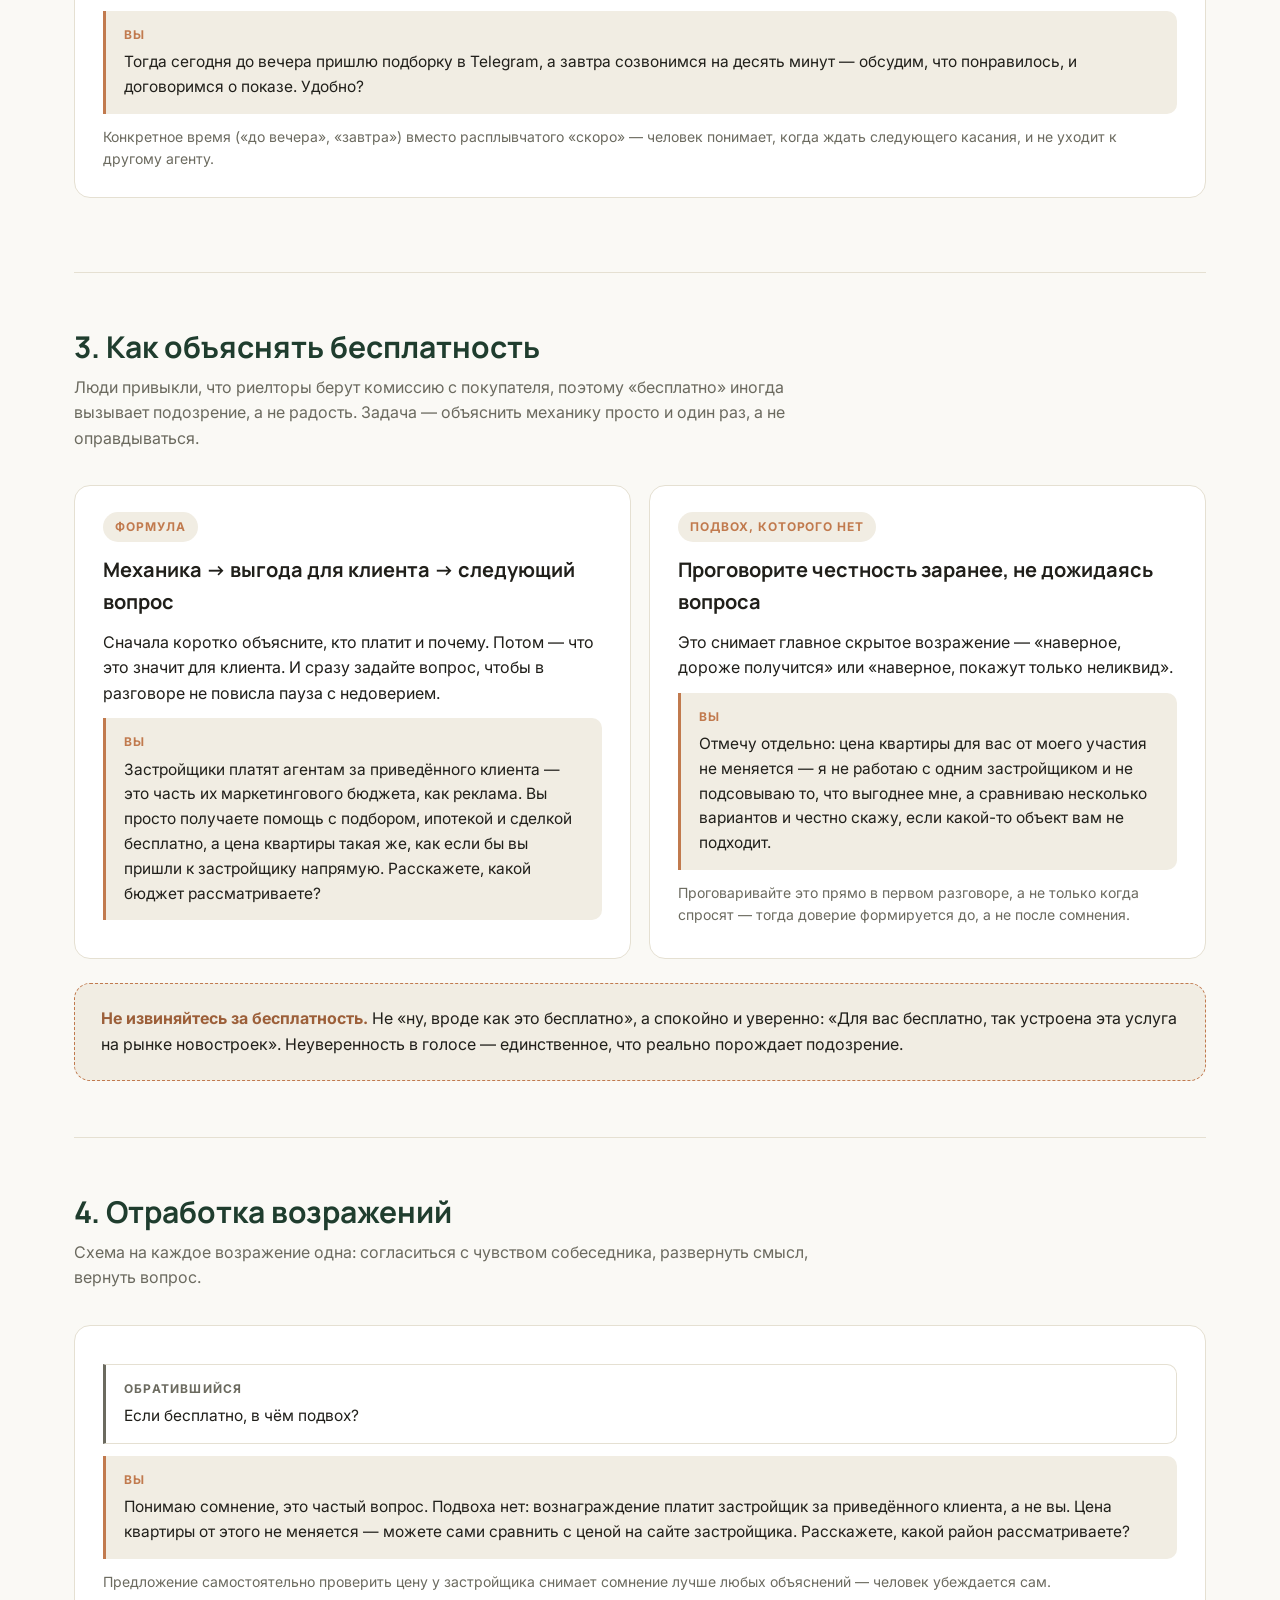
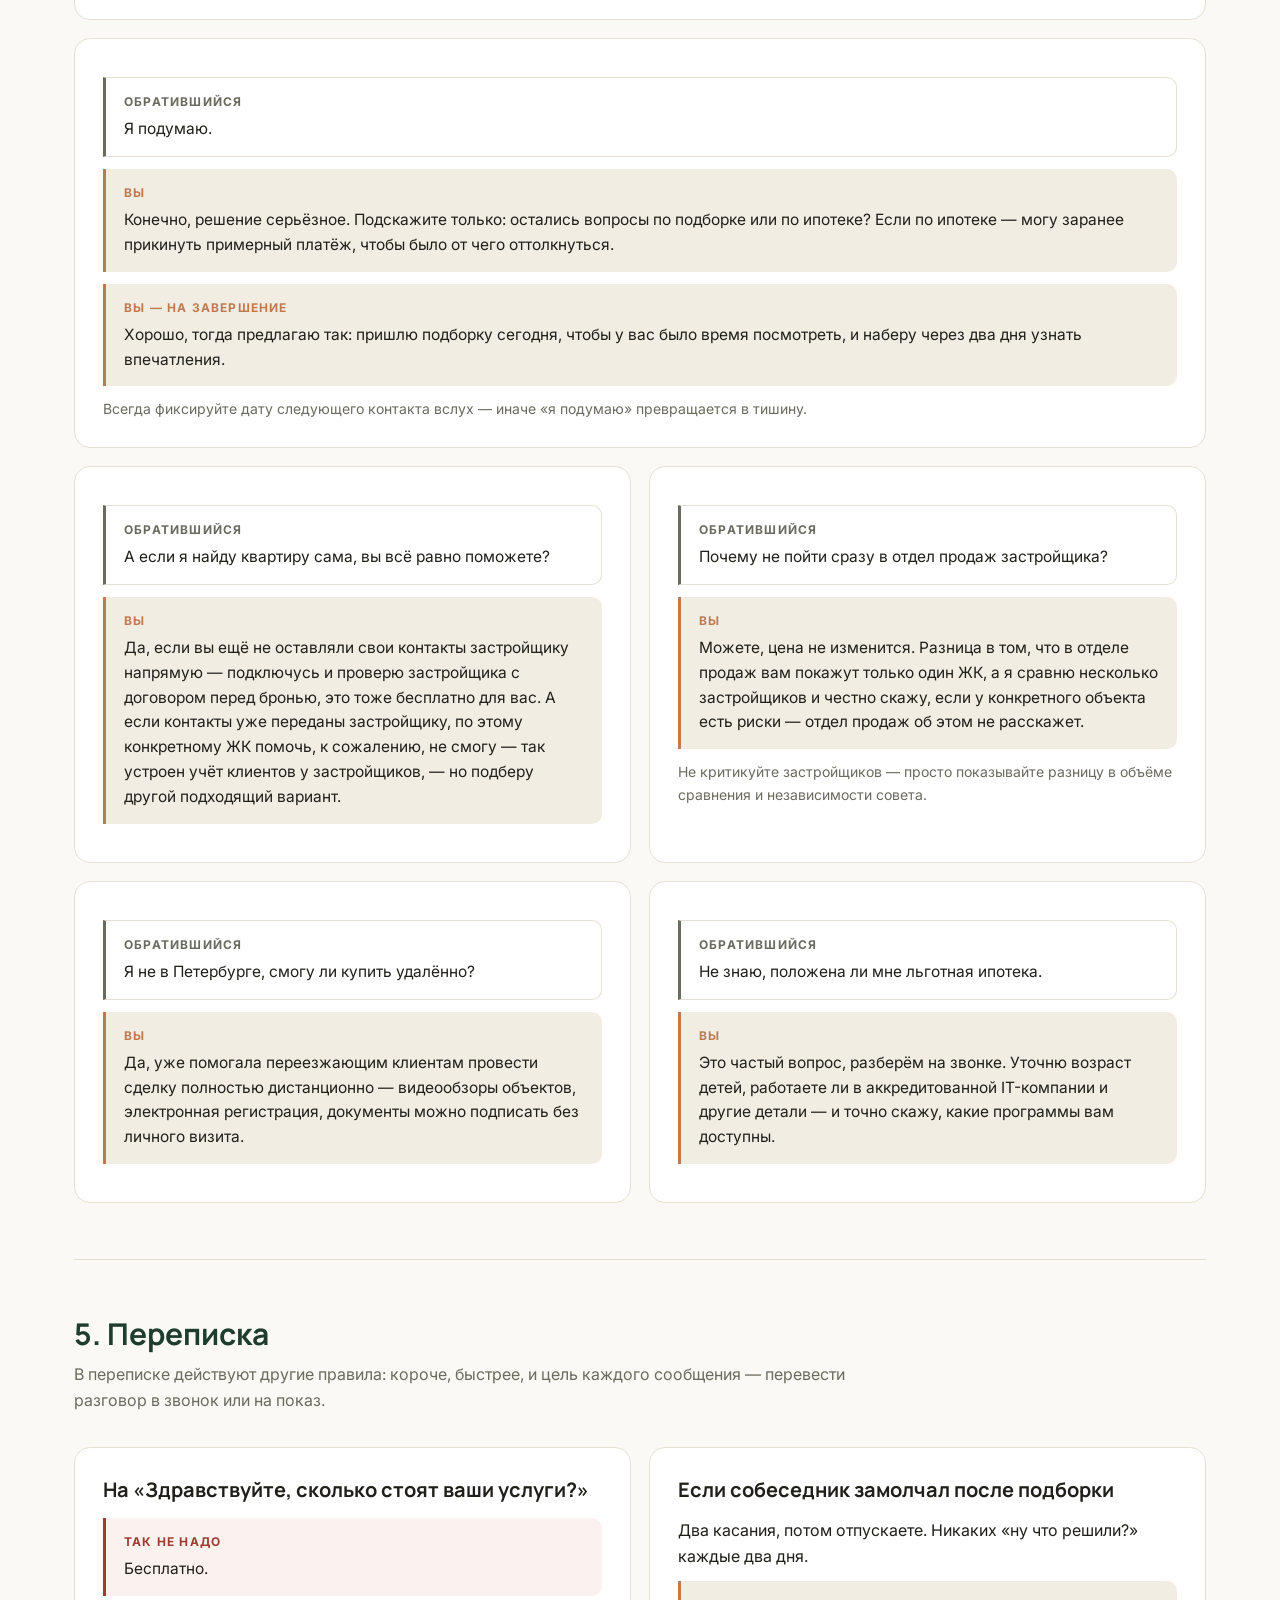
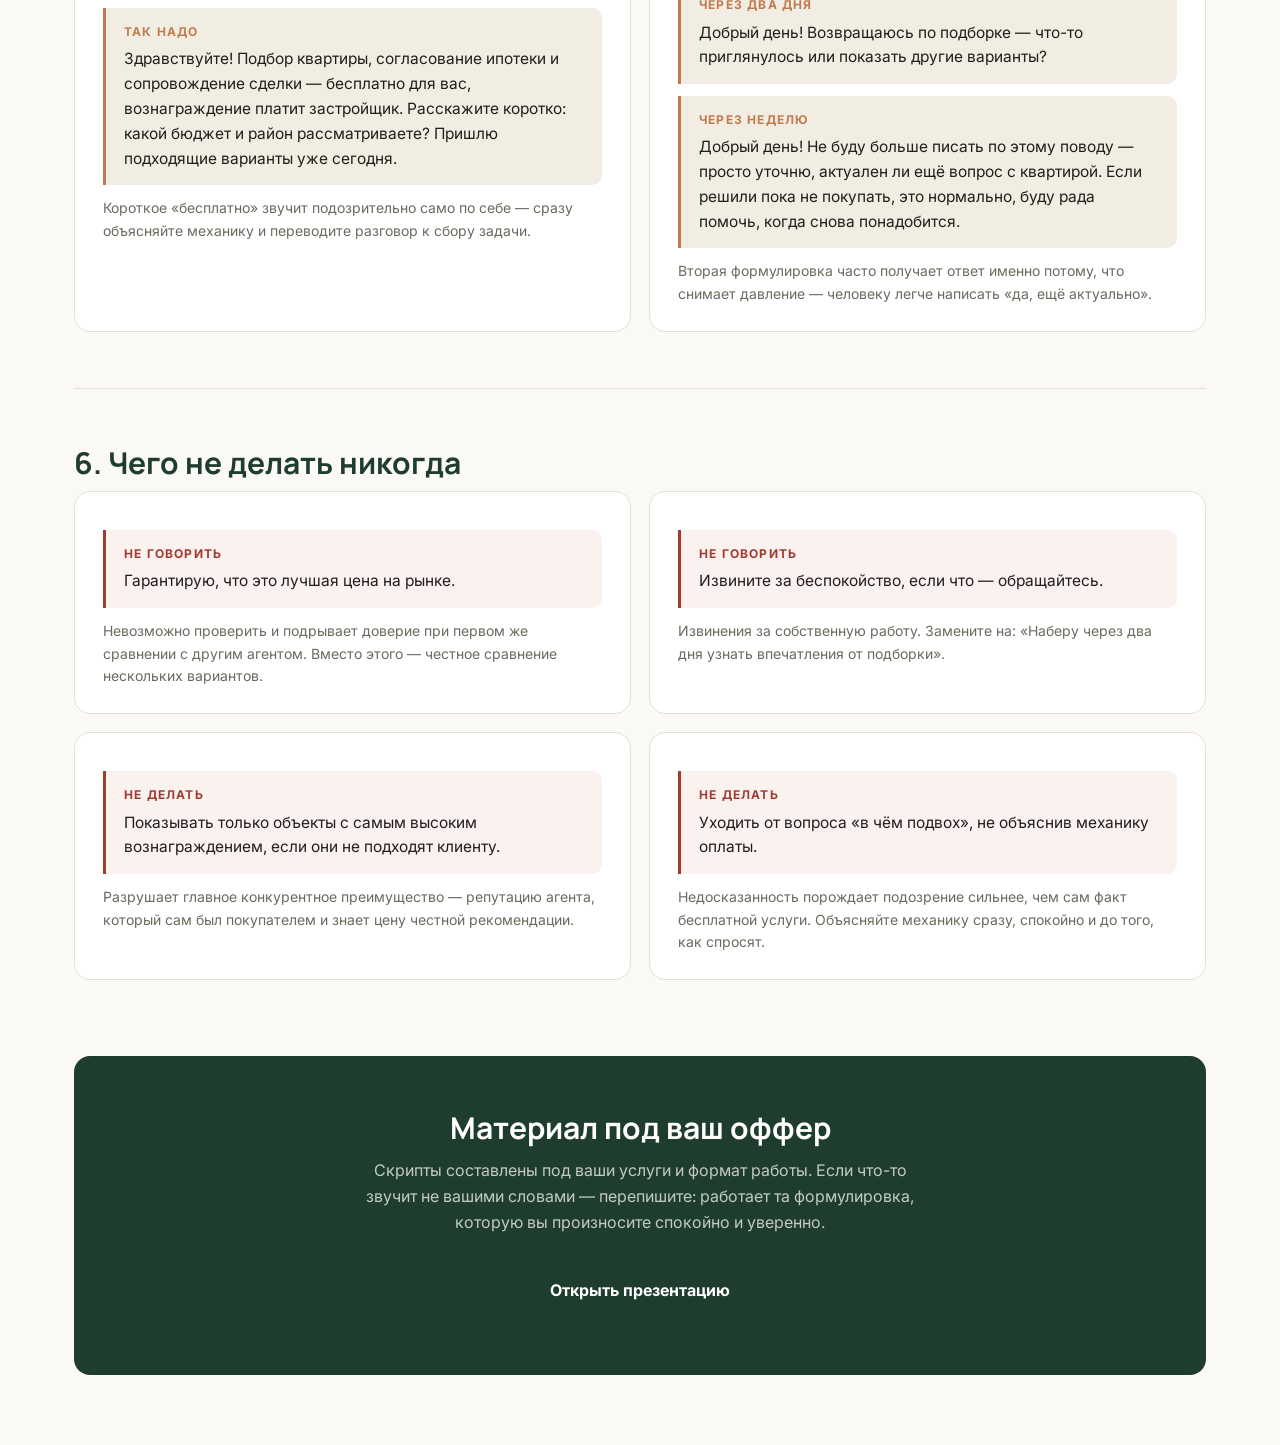
<file: scripts.html>
<!DOCTYPE html>
<html lang="ru">
<head>
<meta charset="UTF-8">
<meta name="viewport" content="width=device-width, initial-scale=1.0">
<title>Скрипты продаж — Дарья Шухрина, агент по новостройкам</title>
<meta name="description" content="Что говорить на звонке и в переписке с обратившимся клиентом: структура разговора, объяснение бесплатности услуг, отработка возражений.">
<meta name="robots" content="noindex">
<link rel="preconnect" href="https://fonts.googleapis.com">
<link rel="preconnect" href="https://fonts.gstatic.com" crossorigin>
<link href="https://fonts.googleapis.com/css2?family=Inter:wght@400;500;600;700&family=Manrope:wght@600;700;800&display=swap" rel="stylesheet">
<link rel="stylesheet" href="styles.css">
<link rel="stylesheet" href="materials.css">
</head>
<body>

<div class="doc-bar">
  <div class="doc-bar__inner">
    <a href="index.html" class="doc-bar__back">← <span>Назад на сайт</span></a>
    <div class="doc-bar__actions">
      <a href="materials.html" class="btn btn--ghost">Все материалы</a>
      <a href="presentation.html" class="btn btn--ghost">Презентация</a>
      <button class="btn btn--primary" onclick="window.print()">Сохранить в PDF</button>
    </div>
  </div>
</div>

<div class="container">

  <section class="doc-hero">
    <p class="eyebrow">Материал для внутреннего пользования</p>
    <h1>Скрипты продаж: разговор с человеком, который уже обратился</h1>
    <p class="doc-hero__lead">Заявка с сайта — это ещё не сделка. Дальше решает разговор: как вы уточняете задачу, в какой момент объясняете, что услуги бесплатны для покупателя, и что отвечаете на «дорого» или «в чём подвох». Здесь — готовые формулировки под ваш формат работы.</p>
    <nav class="toc">
      <a href="#prep">Перед звонком</a>
      <a href="#call">Структура разговора</a>
      <a href="#price">Как объяснять бесплатность</a>
      <a href="#objections">Возражения</a>
      <a href="#chat">Переписка</a>
      <a href="#stop">Чего не делать</a>
    </nav>
  </section>

  <section class="doc-section" id="prep">
    <h2>1. Перед звонком — три минуты подготовки</h2>
    <p class="doc-section__lead">Цель — войти в разговор, уже понимая бюджет и задачу человека. Это сразу переводит беседу из «просто посмотреть варианты» в предметный подбор.</p>

    <div class="grid-3">
      <div class="card">
        <p class="card__title">Посмотрите заявку</p>
        <p>Что человек указал в форме — бюджет, ситуацию, комментарий. Начинайте разговор с этого, а не с общего «здравствуйте, чем могу помочь».</p>
      </div>
      <div class="card">
        <p class="card__title">Определите сценарий</p>
        <p>Первая покупка, переезд в СПб или ЛО, ипотека с господдержкой — от этого зависит и первый вопрос, и то, какие ЖК показывать в первую очередь.</p>
      </div>
      <div class="card">
        <p class="card__title">Прикиньте 2–3 подходящих ЖК заранее</p>
        <p>Даже если это будут ориентировочные варианты — на звонке звучит увереннее, когда вы уже называете конкретные названия.</p>
      </div>
    </div>

    <div class="tip">
      <strong>Правило первого касания:</strong> отвечайте на заявку в течение часа, максимум — в тот же день. Человек, который оставил заявку на подбор новостройки, обычно смотрит варианты параллельно у нескольких агентов и застройщиков. Побеждает не тот, кто дешевле (у вас и так бесплатно), а тот, кто ответил первым и говорит предметно.
    </div>
  </section>

  <section class="doc-section" id="call">
    <h2>2. Структура разговора — шесть шагов</h2>
    <p class="doc-section__lead">Разговор длится 15–20 минут. Задача первого звонка — не закрыть сделку, а понять задачу и договориться о следующем шаге: подборке или показе.</p>

    <div class="card">
      <div class="card__head"><span class="card__step">1</span><p class="card__title">Контакт и рамка разговора</p></div>
      <p>Сразу обозначьте, что будет происходить и что это бесплатно. Человек расслабляется, когда понимает структуру и не боится, что ему сейчас что-то продадут.</p>
      <div class="say">
        <span class="say__who">Вы</span>
        Дарья, агент по новостройкам в Петербурге и Ленобласти. Вы оставляли заявку на сайте — задам несколько вопросов, минут на десять, и пришлю подборку ЖК под вашу ситуацию. Для вас всё это бесплатно, комиссию платит застройщик. Хорошо?
      </div>
      <p class="card__note">Ключевая фраза — «для вас это бесплатно, комиссию платит застройщик». Это снимает главное напряжение первого звонка ещё до вопросов.</p>
    </div>

    <div class="card">
      <div class="card__head"><span class="card__step">2</span><p class="card__title">Квалификация: бюджет и задача</p></div>
      <p>Вопросы, без которых нельзя собрать подборку. Задавайте спокойно, по порядку.</p>
      <ul class="ul">
        <li><b>Какой бюджет рассматриваете?</b> — с ипотекой или наличными, включая первый взнос.</li>
        <li><b>Для чего покупаете?</b> — для себя, для инвестиции, для родителей или детей — от этого зависит выбор района и класса жилья.</li>
        <li><b>Какой район или направление интересует?</b> — если переезжает издалека, спросите, что важно: метро, школа, работа.</li>
        <li><b>Нужна ли ипотека и есть ли право на субсидии?</b> — семья с детьми, IT-специалист, военная ипотека.</li>
        <li><b>Когда планируете переезд?</b> — от этого зависит, смотреть готовые дома или можно рассматривать котлован.</li>
      </ul>
      <div class="say say--client">
        <span class="say__who">Обратившийся</span>
        А зачем всё это, вы можете просто прислать список квартир?
      </div>
      <div class="say">
        <span class="say__who">Вы</span>
        Могу, но без этих вопросов пришлю вам общий список, который вы и сами найдёте на Циан. Три-четыре вопроса — и подборка будет именно под ваш бюджет, район и ситуацию с ипотекой, а не общая по рынку.
      </div>
    </div>

    <div class="card">
      <div class="card__head"><span class="card__step">3</span><p class="card__title">Опереться на личный опыт</p></div>
      <p>Здесь уместно коротко напомнить о своём пути покупателя — это работает сильнее любого «я эксперт».</p>
      <div class="say">
        <span class="say__who">Вы</span>
        Я и сама покупала квартиры — за 8 лет купила шесть, три из них потом продала, поэтому смотрю на объекты не только как агент, но и как покупатель: обращаю внимание на то, что реально важно при выборе, а не только на красивую презентацию застройщика.
      </div>
      <p class="card__note">Не превращайте это в длинный рассказ — одна-две фразы, чтобы показать экспертизу, и дальше возвращайтесь к задаче клиента.</p>
    </div>

    <div class="card">
      <div class="card__head"><span class="card__step">4</span><p class="card__title">Показать порядок действий</p></div>
      <p>Не перечисляйте все услуги подряд — соберите маршрут именно под эту ситуацию.</p>
      <div class="say">
        <span class="say__who">Вы</span>
        Предлагаю такой порядок: сегодня-завтра пришлю подборку из 3–5 ЖК с ценами и планировками. Дальше — видеообзор или личный показ понравившихся вариантов, параллельно смотрим ипотечные программы. Когда выберете объект — проверю застройщика и договор перед бронью и сопровожу сделку до получения ключей.
      </div>
      <div class="say">
        <span class="say__who">Вы — если нужна ипотека с господдержкой</span>
        По вашей ситуации, скорее всего, подойдёт семейная ипотека — проверю точно и подберу банк с лучшей ставкой, сама соберу документы для заявки.
      </div>
    </div>

    <div class="card">
      <div class="card__head"><span class="card__step">5</span><p class="card__title">Проговорить бесплатность ещё раз</p></div>
      <p>Подробно — в следующем разделе. Коротко: повторяете спокойно, одной фразой, без извинений, и сразу переходите к следующему шагу.</p>
    </div>

    <div class="card">
      <div class="card__head"><span class="card__step">6</span><p class="card__title">Закрыть на следующий шаг</p></div>
      <p>Не заканчивайте разговор фразой «я пришлю, посмотрите». Всегда — конкретное действие с датой.</p>
      <div class="say">
        <span class="say__who">Вы</span>
        Тогда сегодня до вечера пришлю подборку в Telegram, а завтра созвонимся на десять минут — обсудим, что понравилось, и договоримся о показе. Удобно?
      </div>
      <p class="card__note">Конкретное время («до вечера», «завтра») вместо расплывчатого «скоро» — человек понимает, когда ждать следующего касания, и не уходит к другому агенту.</p>
    </div>
  </section>

  <section class="doc-section" id="price">
    <h2>3. Как объяснять бесплатность</h2>
    <p class="doc-section__lead">Люди привыкли, что риелторы берут комиссию с покупателя, поэтому «бесплатно» иногда вызывает подозрение, а не радость. Задача — объяснить механику просто и один раз, а не оправдываться.</p>

    <div class="grid-2">
      <div class="card">
        <span class="tag">Формула</span>
        <p class="card__title">Механика → выгода для клиента → следующий вопрос</p>
        <p>Сначала коротко объясните, кто платит и почему. Потом — что это значит для клиента. И сразу задайте вопрос, чтобы в разговоре не повисла пауза с недоверием.</p>
        <div class="say">
          <span class="say__who">Вы</span>
          Застройщики платят агентам за приведённого клиента — это часть их маркетингового бюджета, как реклама. Вы просто получаете помощь с подбором, ипотекой и сделкой бесплатно, а цена квартиры такая же, как если бы вы пришли к застройщику напрямую. Расскажете, какой бюджет рассматриваете?
        </div>
      </div>
      <div class="card">
        <span class="tag">Подвох, которого нет</span>
        <p class="card__title">Проговорите честность заранее, не дожидаясь вопроса</p>
        <p>Это снимает главное скрытое возражение — «наверное, дороже получится» или «наверное, покажут только неликвид».</p>
        <div class="say">
          <span class="say__who">Вы</span>
          Отмечу отдельно: цена квартиры для вас от моего участия не меняется — я не работаю с одним застройщиком и не подсовываю то, что выгоднее мне, а сравниваю несколько вариантов и честно скажу, если какой-то объект вам не подходит.
        </div>
        <p class="card__note">Проговаривайте это прямо в первом разговоре, а не только когда спросят — тогда доверие формируется до, а не после сомнения.</p>
      </div>
    </div>

    <div class="tip">
      <strong>Не извиняйтесь за бесплатность.</strong> Не «ну, вроде как это бесплатно», а спокойно и уверенно: «Для вас бесплатно, так устроена эта услуга на рынке новостроек». Неуверенность в голосе — единственное, что реально порождает подозрение.
    </div>
  </section>

  <section class="doc-section" id="objections">
    <h2>4. Отработка возражений</h2>
    <p class="doc-section__lead">Схема на каждое возражение одна: согласиться с чувством собеседника, развернуть смысл, вернуть вопрос.</p>

    <div class="card">
      <div class="say say--client"><span class="say__who">Обратившийся</span>Если бесплатно, в чём подвох?</div>
      <div class="say">
        <span class="say__who">Вы</span>
        Понимаю сомнение, это частый вопрос. Подвоха нет: вознаграждение платит застройщик за приведённого клиента, а не вы. Цена квартиры от этого не меняется — можете сами сравнить с ценой на сайте застройщика. Расскажете, какой район рассматриваете?
      </div>
      <p class="card__note">Предложение самостоятельно проверить цену у застройщика снимает сомнение лучше любых объяснений — человек убеждается сам.</p>
    </div>

    <div class="card">
      <div class="say say--client"><span class="say__who">Обратившийся</span>Я подумаю.</div>
      <div class="say">
        <span class="say__who">Вы</span>
        Конечно, решение серьёзное. Подскажите только: остались вопросы по подборке или по ипотеке? Если по ипотеке — могу заранее прикинуть примерный платёж, чтобы было от чего оттолкнуться.
      </div>
      <div class="say">
        <span class="say__who">Вы — на завершение</span>
        Хорошо, тогда предлагаю так: пришлю подборку сегодня, чтобы у вас было время посмотреть, и наберу через два дня узнать впечатления.
      </div>
      <p class="card__note">Всегда фиксируйте дату следующего контакта вслух — иначе «я подумаю» превращается в тишину.</p>
    </div>

    <div class="grid-2">
      <div class="card">
        <div class="say say--client"><span class="say__who">Обратившийся</span>А если я найду квартиру сама, вы всё равно поможете?</div>
        <div class="say">
          <span class="say__who">Вы</span>
          Да, если вы ещё не оставляли свои контакты застройщику напрямую — подключусь и проверю застройщика с договором перед бронью, это тоже бесплатно для вас. А если контакты уже переданы застройщику, по этому конкретному ЖК помочь, к сожалению, не смогу — так устроен учёт клиентов у застройщиков, — но подберу другой подходящий вариант.
        </div>
      </div>
      <div class="card">
        <div class="say say--client"><span class="say__who">Обратившийся</span>Почему не пойти сразу в отдел продаж застройщика?</div>
        <div class="say">
          <span class="say__who">Вы</span>
          Можете, цена не изменится. Разница в том, что в отделе продаж вам покажут только один ЖК, а я сравню несколько застройщиков и честно скажу, если у конкретного объекта есть риски — отдел продаж об этом не расскажет.
        </div>
        <p class="card__note">Не критикуйте застройщиков — просто показывайте разницу в объёме сравнения и независимости совета.</p>
      </div>
      <div class="card">
        <div class="say say--client"><span class="say__who">Обратившийся</span>Я не в Петербурге, смогу ли купить удалённо?</div>
        <div class="say">
          <span class="say__who">Вы</span>
          Да, уже помогала переезжающим клиентам провести сделку полностью дистанционно — видеообзоры объектов, электронная регистрация, документы можно подписать без личного визита.
        </div>
      </div>
      <div class="card">
        <div class="say say--client"><span class="say__who">Обратившийся</span>Не знаю, положена ли мне льготная ипотека.</div>
        <div class="say">
          <span class="say__who">Вы</span>
          Это частый вопрос, разберём на звонке. Уточню возраст детей, работаете ли в аккредитованной IT-компании и другие детали — и точно скажу, какие программы вам доступны.
        </div>
      </div>
    </div>
  </section>

  <section class="doc-section" id="chat">
    <h2>5. Переписка</h2>
    <p class="doc-section__lead">В переписке действуют другие правила: короче, быстрее, и цель каждого сообщения — перевести разговор в звонок или на показ.</p>

    <div class="grid-2">
      <div class="card">
        <p class="card__title">На «Здравствуйте, сколько стоят ваши услуги?»</p>
        <div class="say say--stop">
          <span class="say__who">Так не надо</span>
          Бесплатно.
        </div>
        <div class="say">
          <span class="say__who">Так надо</span>
          Здравствуйте! Подбор квартиры, согласование ипотеки и сопровождение сделки — бесплатно для вас, вознаграждение платит застройщик. Расскажите коротко: какой бюджет и район рассматриваете? Пришлю подходящие варианты уже сегодня.
        </div>
        <p class="card__note">Короткое «бесплатно» звучит подозрительно само по себе — сразу объясняйте механику и переводите разговор к сбору задачи.</p>
      </div>
      <div class="card">
        <p class="card__title">Если собеседник замолчал после подборки</p>
        <p>Два касания, потом отпускаете. Никаких «ну что решили?» каждые два дня.</p>
        <div class="say">
          <span class="say__who">Через два дня</span>
          Добрый день! Возвращаюсь по подборке — что-то приглянулось или показать другие варианты?
        </div>
        <div class="say">
          <span class="say__who">Через неделю</span>
          Добрый день! Не буду больше писать по этому поводу — просто уточню, актуален ли ещё вопрос с квартирой. Если решили пока не покупать, это нормально, буду рада помочь, когда снова понадобится.
        </div>
        <p class="card__note">Вторая формулировка часто получает ответ именно потому, что снимает давление — человеку легче написать «да, ещё актуально».</p>
      </div>
    </div>
  </section>

  <section class="doc-section" id="stop">
    <h2>6. Чего не делать никогда</h2>
    <div class="grid-2">
      <div class="card">
        <div class="say say--stop"><span class="say__who">Не говорить</span>Гарантирую, что это лучшая цена на рынке.</div>
        <p class="card__note">Невозможно проверить и подрывает доверие при первом же сравнении с другим агентом. Вместо этого — честное сравнение нескольких вариантов.</p>
      </div>
      <div class="card">
        <div class="say say--stop"><span class="say__who">Не говорить</span>Извините за беспокойство, если что — обращайтесь.</div>
        <p class="card__note">Извинения за собственную работу. Замените на: «Наберу через два дня узнать впечатления от подборки».</p>
      </div>
      <div class="card">
        <div class="say say--stop"><span class="say__who">Не делать</span>Показывать только объекты с самым высоким вознаграждением, если они не подходят клиенту.</div>
        <p class="card__note">Разрушает главное конкурентное преимущество — репутацию агента, который сам был покупателем и знает цену честной рекомендации.</p>
      </div>
      <div class="card">
        <div class="say say--stop"><span class="say__who">Не делать</span>Уходить от вопроса «в чём подвох», не объяснив механику оплаты.</div>
        <p class="card__note">Недосказанность порождает подозрение сильнее, чем сам факт бесплатной услуги. Объясняйте механику сразу, спокойно и до того, как спросят.</p>
      </div>
    </div>
  </section>

  <div class="cta-final">
    <h2>Материал под ваш оффер</h2>
    <p>Скрипты составлены под ваши услуги и формат работы. Если что-то звучит не вашими словами — перепишите: работает та формулировка, которую вы произносите спокойно и уверенно.</p>
    <a href="presentation.html" class="btn btn--primary btn--lg">Открыть презентацию</a>
  </div>

</div>

</body>
</html>
</file>
<file: styles.css>
:root {
  --bg: #faf9f5;
  --bg-alt: #f1ede3;
  --card: #ffffff;
  --ink: #201f1a;
  --ink-soft: #6b6a5f;
  --deep: #1f3d2e;
  --deep-2: #2a5240;
  --deep-3: #3a6b54;
  --accent: #c17a4e;
  --accent-dark: #9c5f39;
  --accent-light: #f5e3d2;
  --border: #e5e0d2;
  --shadow: 0 20px 50px -25px rgba(31, 61, 46, 0.35);
  --radius: 16px;
  --font-head: 'Manrope', sans-serif;
  --font-body: 'Inter', sans-serif;

  /* aliases used by materials.css */
  --slate: var(--accent);
  --slate-dark: var(--accent-dark);
  --line: var(--border);
  --white: var(--card);
  --paper: var(--bg-alt);
  --black: var(--deep);
}

* { box-sizing: border-box; margin: 0; padding: 0; }

html { scroll-behavior: smooth; }

body {
  font-family: var(--font-body);
  background: var(--bg);
  color: var(--ink);
  line-height: 1.6;
  -webkit-font-smoothing: antialiased;
}

img { max-width: 100%; display: block; }

a { color: inherit; text-decoration: none; }

ul { list-style: none; }

h1, h2, h3, h4 { font-family: var(--font-head); font-weight: 700; color: var(--deep); line-height: 1.2; }

.container {
  width: 100%;
  max-width: 1180px;
  margin: 0 auto;
  padding: 0 24px;
}

section { padding: 96px 0; }

.section__tag {
  display: inline-block;
  font-size: 13px;
  font-weight: 700;
  letter-spacing: 0.08em;
  text-transform: uppercase;
  color: var(--accent-dark);
  background: var(--accent-light);
  padding: 6px 14px;
  border-radius: 999px;
  margin-bottom: 16px;
}

.section__head { max-width: 640px; margin-bottom: 56px; }
.section__head.center { max-width: 680px; margin-left: auto; margin-right: auto; text-align: center; }
.section__head h2 { font-size: clamp(28px, 3.4vw, 40px); margin-bottom: 14px; }
.section__head p { color: var(--ink-soft); font-size: 17px; }

.btn {
  display: inline-flex;
  align-items: center;
  justify-content: center;
  gap: 8px;
  padding: 15px 28px;
  border-radius: 10px;
  font-weight: 700;
  font-size: 15px;
  cursor: pointer;
  border: none;
  transition: transform 0.18s ease, box-shadow 0.18s ease, background 0.18s ease;
  white-space: nowrap;
}
.btn--primary { background: var(--deep); color: #fff; }
.btn--primary:hover { background: var(--deep-2); transform: translateY(-2px); box-shadow: 0 14px 30px -12px rgba(31,61,46,0.55); }
.btn--gold { background: var(--accent); color: #fff; }
.btn--gold:hover { background: var(--accent-dark); transform: translateY(-2px); box-shadow: 0 14px 30px -12px rgba(193,122,78,0.45); }
.btn--ghost { background: transparent; color: var(--deep); border: 1.5px solid var(--border); }
.btn--ghost:hover { border-color: var(--deep); }
.btn--block { width: 100%; }
.btn--lg { padding: 17px 34px; font-size: 16px; }

/* ===== HEADER ===== */
.header {
  position: sticky;
  top: 0;
  z-index: 100;
  background: rgba(250, 249, 245, 0.9);
  backdrop-filter: blur(10px);
  border-bottom: 1px solid transparent;
  transition: border-color 0.2s ease, box-shadow 0.2s ease;
}
.header.scrolled { border-color: var(--border); box-shadow: 0 8px 24px -20px rgba(31,61,46,0.4); }
.header__inner {
  display: flex;
  align-items: center;
  justify-content: space-between;
  gap: 24px;
  min-width: 0;
  padding: 18px 0;
}
.logo {
  display: flex;
  align-items: center;
  gap: 10px;
  flex-shrink: 0;
  font-family: var(--font-head);
  font-weight: 800;
  font-size: 18px;
  color: var(--deep);
}
.logo__mark {
  width: 38px; height: 38px;
  border-radius: 10px;
  background: linear-gradient(135deg, var(--deep) 0%, var(--deep-3) 100%);
  display: flex; align-items: center; justify-content: center;
  color: var(--accent-light);
  font-family: var(--font-head);
  font-weight: 800;
  font-size: 15px;
  flex-shrink: 0;
}
.logo__suffix { color: var(--accent-dark); }
.nav { display: flex; align-items: center; gap: 24px; }
.nav a { font-size: 14px; font-weight: 600; color: var(--ink-soft); white-space: nowrap; transition: color 0.15s ease; }
.nav a:hover { color: var(--deep); }
.header__actions { display: flex; align-items: center; gap: 18px; flex-shrink: 0; }
.header__phone { display: flex; flex-direction: column; align-items: flex-end; font-size: 13px; color: var(--ink-soft); }
.header__phone strong { font-size: 15px; color: var(--deep); font-weight: 700; }
.burger {
  display: none;
  flex-direction: column;
  gap: 5px;
  width: 32px; height: 32px;
  align-items: center; justify-content: center;
  background: none; border: none; cursor: pointer;
  flex-shrink: 0;
}
.burger span { width: 22px; height: 2px; background: var(--deep); transition: 0.25s ease; }
.burger.is-open span:nth-child(1) { transform: translateY(7px) rotate(45deg); }
.burger.is-open span:nth-child(2) { opacity: 0; }
.burger.is-open span:nth-child(3) { transform: translateY(-7px) rotate(-45deg); }

/* ===== HERO ===== */
.hero {
  padding: 76px 0 96px;
  background:
    radial-gradient(1200px 500px at 85% -10%, rgba(193,122,78,0.14), transparent 60%),
    linear-gradient(180deg, var(--bg-alt) 0%, var(--bg) 100%);
}
.hero__grid {
  display: grid;
  grid-template-columns: 1.15fr 0.85fr;
  gap: 56px;
  align-items: center;
}
.hero__badge {
  display: inline-flex; align-items: center; gap: 8px;
  background: var(--card); border: 1px solid var(--border);
  padding: 8px 16px; border-radius: 999px;
  font-size: 13px; font-weight: 600; color: var(--ink-soft);
  margin-bottom: 22px;
}
.hero__badge span { color: var(--accent-dark); font-weight: 800; }
.hero h1 { font-size: clamp(32px, 4.2vw, 48px); margin-bottom: 20px; letter-spacing: -0.01em; }
.hero h1 em { color: var(--accent-dark); font-style: normal; }
.hero__lead { font-size: 18px; color: var(--ink-soft); margin-bottom: 32px; max-width: 560px; }
.hero__cta { display: flex; gap: 14px; flex-wrap: wrap; margin-bottom: 44px; }
.hero__stats { display: grid; grid-template-columns: repeat(3, auto); gap: 32px; }
.hero__stat strong { display: block; font-family: var(--font-head); font-size: 28px; color: var(--deep); }
.hero__stat span { font-size: 13px; color: var(--ink-soft); }

.hero__card {
  background: var(--deep);
  border-radius: 22px;
  padding: 40px 34px;
  color: #fff;
  position: relative;
  overflow: hidden;
  box-shadow: var(--shadow);
}
.hero__card::before {
  content: '';
  position: absolute; inset: 0;
  background: radial-gradient(400px 300px at 100% 0%, rgba(193,122,78,0.35), transparent 60%);
}
.hero__card-inner { position: relative; z-index: 1; }
.hero__card h3 { color: #fff; font-size: 21px; margin-bottom: 18px; }
.hero__card ul { display: flex; flex-direction: column; gap: 14px; margin-bottom: 26px; }
.hero__card li { display: flex; gap: 12px; align-items: flex-start; font-size: 14.5px; color: #dde3dc; }
.hero__card li svg { flex-shrink: 0; margin-top: 2px; color: var(--accent); }
.hero__card-law { font-size: 12.5px; color: #a3ac9f; border-top: 1px solid rgba(255,255,255,0.14); padding-top: 18px; }

/* ===== PRINCIPLES / ADVANTAGES ===== */
.adv-grid { display: grid; grid-template-columns: repeat(3, 1fr); gap: 24px; }
.adv {
  background: var(--card);
  border: 1px solid var(--border);
  border-radius: var(--radius);
  padding: 30px 26px;
  transition: transform 0.2s ease, box-shadow 0.2s ease;
}
.adv:hover { transform: translateY(-4px); box-shadow: var(--shadow); }
.adv__icon {
  width: 48px; height: 48px; border-radius: 12px;
  background: var(--accent-light); color: var(--accent-dark);
  display: flex; align-items: center; justify-content: center;
  margin-bottom: 18px;
}
.adv h3 { font-size: 17.5px; margin-bottom: 10px; }
.adv p { font-size: 14.5px; color: var(--ink-soft); }

/* ===== SERVICES ===== */
.srv-grid { display: grid; grid-template-columns: repeat(2, 1fr); gap: 20px; }
.srv {
  background: var(--card);
  border: 1px solid var(--border);
  border-radius: var(--radius);
  padding: 26px;
  display: flex;
  flex-direction: column;
  gap: 12px;
}
.srv__top { display: flex; justify-content: space-between; align-items: flex-start; gap: 12px; }
.srv h3 { font-size: 16.5px; }
.srv__price { flex-shrink: 0; font-family: var(--font-head); font-weight: 800; color: var(--accent-dark); font-size: 15px; white-space: nowrap; }
.srv p { font-size: 14px; color: var(--ink-soft); }

/* ===== PRICE TABLE ===== */
.price-table { width: 100%; border-collapse: collapse; background: var(--card); border-radius: var(--radius); overflow: hidden; border: 1px solid var(--border); }
.price-table th, .price-table td { padding: 16px 22px; text-align: left; font-size: 14.5px; }
.price-table thead { background: var(--deep); color: #fff; }
.price-table thead th { font-family: var(--font-head); font-weight: 700; font-size: 13.5px; text-transform: uppercase; letter-spacing: 0.04em; }
.price-table tbody tr:nth-child(even) { background: var(--bg-alt); }
.price-table td:last-child { font-weight: 700; color: var(--accent-dark); white-space: nowrap; text-align: right; }
.price-table-wrap { overflow-x: auto; border-radius: var(--radius); }
.price-note { margin-top: 18px; font-size: 13.5px; color: var(--ink-soft); }

/* ===== PROCESS ===== */
.steps { display: grid; grid-template-columns: repeat(5, 1fr); gap: 20px; }
.step { position: relative; padding: 28px 20px; background: var(--card); border: 1px solid var(--border); border-radius: var(--radius); }
.step__num { font-family: var(--font-head); font-size: 34px; font-weight: 800; color: var(--accent-light); -webkit-text-stroke: 1.5px var(--accent); margin-bottom: 14px; display: block; }
.step h3 { font-size: 15.5px; margin-bottom: 8px; }
.step p { font-size: 13.5px; color: var(--ink-soft); }

/* ===== MATCHER / КОМУ ПОДХОДИТ ===== */
.matcher { display: grid; grid-template-columns: repeat(3, 1fr); gap: 24px; }
.matcher__card { background: var(--card); border: 1px solid var(--border); border-radius: var(--radius); padding: 28px; }
.matcher__card h3 { font-size: 17px; margin-bottom: 10px; }
.matcher__card p { font-size: 14px; color: var(--ink-soft); margin-bottom: 16px; }
.matcher__card ul { display: flex; flex-direction: column; gap: 8px; }
.matcher__card li { font-size: 13.5px; color: var(--ink-soft); display: flex; gap: 8px; align-items: flex-start; }
.matcher__card li svg { color: var(--accent-dark); flex-shrink: 0; margin-top: 3px; }
.matcher__card--accent { background: var(--deep); border-color: var(--deep); }
.matcher__card--accent h3, .matcher__card--accent p, .matcher__card--accent li { color: #fff; }
.matcher__card--accent li { color: #dde3dc; }
.matcher__card--accent li svg { color: var(--accent); }

/* ===== FAQ ===== */
.faq__list { max-width: 780px; margin: 0 auto; display: flex; flex-direction: column; gap: 12px; }
.faq__item { background: var(--card); border: 1px solid var(--border); border-radius: 14px; overflow: hidden; }
.faq__item summary {
  padding: 20px 24px;
  cursor: pointer;
  font-weight: 700;
  font-size: 15.5px;
  list-style: none;
  display: flex;
  justify-content: space-between;
  align-items: center;
  color: var(--deep);
}
.faq__item summary::-webkit-details-marker { display: none; }
.faq__item summary::after { content: '+'; font-size: 22px; color: var(--accent-dark); flex-shrink: 0; margin-left: 12px; transition: transform 0.2s ease; }
.faq__item[open] summary::after { transform: rotate(45deg); }
.faq__item p { padding: 0 24px 22px; font-size: 14.5px; color: var(--ink-soft); }

/* ===== FORM + CONTACTS ===== */
.contact { background: var(--deep); color: #fff; border-radius: 24px; padding: 56px; }
.contact__grid { display: grid; grid-template-columns: 0.9fr 1.1fr; gap: 56px; }
.contact h2 { color: #fff; font-size: clamp(26px, 3vw, 34px); margin-bottom: 16px; }
.contact > .contact__grid > div > p { color: #c3cbc1; font-size: 15px; margin-bottom: 30px; }
.contact__list { display: flex; flex-direction: column; gap: 18px; margin-bottom: 30px; }
.contact__list li { display: flex; gap: 14px; align-items: flex-start; font-size: 14.5px; color: #dde3dc; }
.contact__list li svg { color: var(--accent); flex-shrink: 0; margin-top: 2px; }
.contact__map { border-radius: 14px; overflow: hidden; border: 1px solid rgba(255,255,255,0.14); }
.contact__map iframe { width: 100%; height: 220px; border: 0; display: block; }
.form { background: #fff; border-radius: 18px; padding: 34px; color: var(--ink); }
.form h3 { font-size: 19px; margin-bottom: 6px; }
.form > p { font-size: 13.5px; color: var(--ink-soft); margin-bottom: 22px; }
.form__row { display: grid; grid-template-columns: 1fr 1fr; gap: 14px; margin-bottom: 14px; }
.form__field { display: flex; flex-direction: column; gap: 6px; margin-bottom: 14px; }
.form__field label { font-size: 12.5px; font-weight: 700; color: var(--ink-soft); }
.form input, .form select, .form textarea {
  border: 1.5px solid var(--border);
  border-radius: 10px;
  padding: 12px 14px;
  font-size: 14.5px;
  font-family: var(--font-body);
  color: var(--ink);
  background: var(--bg);
  outline: none;
  transition: border-color 0.15s ease;
}
.form input:focus, .form select:focus, .form textarea:focus { border-color: var(--deep); }
.form textarea { resize: vertical; min-height: 80px; }
.form__consent { font-size: 12px; color: var(--ink-soft); margin: 14px 0 18px; }
.form__consent a { color: var(--accent-dark); text-decoration: underline; }

/* ===== FOOTER ===== */
.footer { padding: 56px 0 30px; }
.footer__grid { display: grid; grid-template-columns: 1.3fr 1fr 1fr 1fr; gap: 40px; margin-bottom: 44px; }
.footer__logo { display: flex; align-items: center; gap: 10px; margin-bottom: 16px; font-family: var(--font-head); font-weight: 800; font-size: 17px; color: var(--deep); }
.footer p.desc { font-size: 13.5px; color: var(--ink-soft); max-width: 280px; }
.footer h4 { font-size: 13.5px; text-transform: uppercase; letter-spacing: 0.05em; color: var(--deep); margin-bottom: 16px; }
.footer ul { display: flex; flex-direction: column; gap: 11px; }
.footer a { font-size: 14px; color: var(--ink-soft); transition: color 0.15s ease; }
.footer a:hover { color: var(--deep); }
.footer__bottom { border-top: 1px solid var(--border); padding-top: 24px; display: flex; justify-content: space-between; align-items: center; flex-wrap: wrap; gap: 12px; font-size: 13px; color: var(--ink-soft); }
.footer__socials { display: flex; gap: 10px; }
.footer__socials a { width: 36px; height: 36px; border-radius: 50%; background: var(--bg-alt); display: flex; align-items: center; justify-content: center; color: var(--deep); }
.footer__socials a:hover { background: var(--accent); color: #fff; }

/* ===== FAB ===== */
.fab {
  position: fixed;
  right: 24px; bottom: 24px;
  z-index: 90;
  width: 58px; height: 58px;
  border-radius: 50%;
  background: var(--accent);
  color: #fff;
  display: flex; align-items: center; justify-content: center;
  box-shadow: 0 14px 30px -10px rgba(193,122,78,0.55);
  transition: transform 0.2s ease;
}
.fab:hover { transform: scale(1.08); }

/* ===== REVEAL ANIM ===== */
.reveal { opacity: 0; transform: translateY(18px); transition: opacity 0.6s ease, transform 0.6s ease; }
.reveal.is-visible { opacity: 1; transform: none; }

/* ===== RESPONSIVE ===== */
@media (max-width: 1180px) {
  .nav { gap: 18px; }
  .nav a { font-size: 13.5px; }
}

@media (max-width: 1100px) {
  .nav { display: none; }
  .burger { display: flex; }
  .nav.is-open {
    display: flex;
    flex-direction: column;
    position: absolute;
    top: 100%; left: 0; right: 0;
    background: var(--card);
    border-bottom: 1px solid var(--border);
    padding: 18px 24px 24px;
    gap: 4px;
    box-shadow: 0 20px 30px -20px rgba(31,61,46,0.3);
  }
  .nav.is-open a { padding: 12px 0; border-bottom: 1px solid var(--border); }
  .hero__grid { grid-template-columns: 1fr; }
  .hero__card { max-width: 560px; }
  .adv-grid { grid-template-columns: repeat(2, 1fr); }
  .srv-grid { grid-template-columns: 1fr; }
  .steps { grid-template-columns: repeat(3, 1fr); }
  .matcher { grid-template-columns: 1fr; }
  .contact__grid { grid-template-columns: 1fr; gap: 36px; }
  .contact { padding: 40px 28px; }
  .footer__grid { grid-template-columns: 1fr 1fr; }
}

@media (max-width: 900px) {
  section { padding: 64px 0; }
  .hero { padding: 48px 0 64px; }
  .hero__stats { grid-template-columns: repeat(3, 1fr); gap: 16px; }
  .adv-grid { grid-template-columns: 1fr; }
  .steps { grid-template-columns: repeat(2, 1fr); }
  .form__row { grid-template-columns: 1fr; }
}

@media (max-width: 560px) {
  .header__phone { display: none; }
  .header__actions > a.btn--primary { display: none; }
  .hero__cta .btn span.btn-text-full { display: none; }
  .hero__cta .btn span.btn-text-short { display: inline !important; }
  .steps { grid-template-columns: 1fr; }
  .footer__grid { grid-template-columns: 1fr; }
  .contact { border-radius: 16px; padding: 28px 20px; }
  .price-table th, .price-table td { padding: 12px 14px; font-size: 13.5px; }
}

@media (max-width: 380px) {
  .logo__suffix-text { display: none; }
}
</file>
<file: materials.css>
/* Стили для материалов: скрипты продаж, презентация, аутрич */

.doc-bar {
  position: sticky;
  top: 0;
  z-index: 50;
  background: rgba(255, 255, 255, 0.94);
  backdrop-filter: blur(10px);
  border-bottom: 1px solid var(--line);
}
.doc-bar__inner {
  display: flex;
  align-items: center;
  justify-content: space-between;
  gap: 16px;
  padding: 14px 24px;
  max-width: 1180px;
  margin: 0 auto;
}
.doc-bar__back { font-weight: 600; font-size: 14px; color: var(--slate); }
.doc-bar__back:hover { color: var(--slate-dark); }
.doc-bar__actions { display: flex; gap: 10px; align-items: center; }

.doc-hero { padding: 64px 0 40px; }
.doc-hero h1 { font-size: 40px; max-width: 860px; margin-bottom: 18px; }
.doc-hero__lead { font-size: 18px; color: var(--ink-soft); max-width: 760px; }

.eyebrow {
  display: inline-block;
  font-size: 13px;
  font-weight: 700;
  letter-spacing: 0.08em;
  text-transform: uppercase;
  color: var(--slate-dark);
  background: var(--accent-light);
  padding: 6px 14px;
  border-radius: 999px;
  margin-bottom: 16px;
}
.eyebrow--center { display: block; text-align: center; margin: 0 auto 16px; width: fit-content; }

.toc {
  display: flex;
  flex-wrap: wrap;
  gap: 10px;
  margin-top: 30px;
  padding-top: 26px;
  border-top: 1px solid var(--line);
}
.toc a {
  font-size: 14px;
  font-weight: 600;
  padding: 8px 16px;
  border-radius: 999px;
  background: var(--white);
  border: 1px solid var(--line);
  transition: all 0.2s ease;
}
.toc a:hover { border-color: var(--slate); color: var(--slate); }

.doc-section { padding: 56px 0; border-top: 1px solid var(--line); }
.doc-section:first-of-type { border-top: none; }
.doc-section h2 { font-size: 30px; margin-bottom: 10px; }
.doc-section__lead { color: var(--ink-soft); max-width: 780px; margin-bottom: 34px; }

.card {
  background: var(--white);
  border: 1px solid var(--line);
  border-radius: var(--radius);
  padding: 26px 28px;
  margin-bottom: 18px;
}
.card__title {
  font-family: var(--font-head);
  font-size: 20px;
  font-weight: 700;
  margin-bottom: 12px;
}
.card__note { font-size: 14px; color: var(--ink-soft); margin-top: 12px; }
.card p + p { margin-top: 10px; }

.card__step {
  display: inline-flex;
  align-items: center;
  justify-content: center;
  width: 30px;
  height: 30px;
  border-radius: 50%;
  background: var(--black);
  color: var(--white);
  font-size: 14px;
  font-weight: 700;
  font-family: var(--font-body);
  margin-right: 12px;
  flex: none;
}
.card__head { display: flex; align-items: center; margin-bottom: 14px; }
.card__head .card__title { margin-bottom: 0; }

.say {
  border-left: 3px solid var(--slate);
  background: var(--paper);
  border-radius: 0 10px 10px 0;
  padding: 14px 18px;
  margin: 12px 0;
  font-size: 15.5px;
}
.say + .say { margin-top: 10px; }
.say__who {
  display: block;
  font-size: 12px;
  font-weight: 700;
  letter-spacing: 0.1em;
  text-transform: uppercase;
  color: var(--slate);
  margin-bottom: 6px;
}
.say--client {
  border-left-color: var(--ink-soft);
  background: var(--white);
  border: 1px solid var(--line);
  border-left: 3px solid var(--ink-soft);
}
.say--client .say__who { color: var(--ink-soft); }
.say--stop {
  border-left-color: #a13b30;
  background: #fbf1ef;
}
.say--stop .say__who { color: #a13b30; }

.ul { margin: 12px 0 0 20px; }
.ul li { margin-bottom: 8px; }
.ul li::marker { color: var(--slate); }

.grid-2 { display: grid; grid-template-columns: repeat(2, 1fr); gap: 18px; }
.grid-2 .card { margin-bottom: 0; }
.grid-3 { display: grid; grid-template-columns: repeat(3, 1fr); gap: 18px; }
.grid-3 .card { margin-bottom: 0; }

.tag {
  display: inline-block;
  font-size: 12px;
  font-weight: 700;
  letter-spacing: 0.08em;
  text-transform: uppercase;
  color: var(--slate);
  background: var(--paper);
  border-radius: 999px;
  padding: 5px 12px;
  margin-bottom: 12px;
}

.tip {
  background: var(--paper);
  border-radius: var(--radius);
  padding: 22px 26px;
  margin-top: 24px;
  border: 1px dashed var(--slate);
}
.tip strong { color: var(--slate-dark); }

.calc { width: 100%; border-collapse: collapse; margin-top: 16px; font-size: 15px; }
.calc td { padding: 12px 0; border-bottom: 1px solid var(--line); }
.calc td:last-child { text-align: right; font-weight: 600; white-space: nowrap; }
.calc tr:last-child td { border-bottom: none; font-size: 17px; padding-top: 16px; }
.calc tr:last-child td:last-child { color: var(--slate); }

.pitch { text-align: center; padding: 70px 0 40px; }
.pitch h1 { font-size: 50px; margin: 14px auto 20px; max-width: 900px; }
.pitch__lead { font-size: 19px; color: var(--ink-soft); max-width: 700px; margin: 0 auto 30px; }
.pitch__meta {
  display: flex;
  justify-content: center;
  flex-wrap: wrap;
  gap: 34px;
  padding-top: 28px;
  border-top: 1px solid var(--line);
  max-width: 800px;
  margin: 0 auto;
}
.pitch__meta div { text-align: center; }
.pitch__meta b { display: block; font-family: var(--font-head); font-size: 25px; color: var(--slate); }
.pitch__meta span { font-size: 13px; color: var(--ink-soft); }

.offer {
  display: flex;
  justify-content: space-between;
  align-items: baseline;
  gap: 20px;
  padding: 18px 0;
  border-bottom: 1px solid var(--line);
}
.offer:last-child { border-bottom: none; }
.offer__name { font-weight: 600; }
.offer__desc { display: block; font-weight: 400; font-size: 14px; color: var(--ink-soft); margin-top: 4px; }
.offer__price { white-space: nowrap; font-family: var(--font-head); font-size: 19px; color: var(--slate); }

.cta-final {
  background: var(--black);
  border-radius: var(--radius);
  padding: 54px 40px;
  text-align: center;
  margin: 20px 0 70px;
}
.cta-final h2 { color: var(--white); font-size: 30px; margin-bottom: 12px; }
.cta-final p { color: #c3cbc1; max-width: 560px; margin: 0 auto 26px; }

@media (max-width: 560px) {
  .doc-bar__actions .btn--ghost { display: none; }
  .doc-bar__actions .btn { padding: 10px 16px; font-size: 14px; }
}

@media (max-width: 860px) {
  .grid-2, .grid-3 { grid-template-columns: 1fr; }
  .doc-hero h1 { font-size: 28px; }
  .pitch h1 { font-size: 32px; }
  .doc-section h2 { font-size: 24px; }
  .doc-bar__inner { padding: 12px 18px; }
  .doc-bar__back span { display: none; }
  .offer { flex-direction: column; gap: 6px; }
}

@media print {
  .doc-bar, .toc, .fab, .no-print { display: none !important; }
  body { background: #fff; font-size: 12pt; }
  .card, .tip, .say { break-inside: avoid; }
  .doc-section { padding: 22px 0; page-break-inside: auto; }
  .cta-final { background: #fff; border: 2px solid var(--black); }
  .cta-final h2 { color: var(--black); }
  .cta-final p { color: var(--ink-soft); }
  a { text-decoration: none; }
}

/* Хаб-страница материалов */
.hub-grid {
  display: grid;
  grid-template-columns: repeat(3, 1fr);
  gap: 22px;
  margin-top: 10px;
}
.hub-card {
  background: var(--white);
  border: 1px solid var(--line);
  border-radius: var(--radius);
  padding: 30px 26px;
  display: flex;
  flex-direction: column;
  transition: border-color 0.2s ease, transform 0.2s ease;
}
.hub-card:hover { border-color: var(--slate); transform: translateY(-3px); }
.hub-card__num {
  font-family: var(--font-head);
  font-size: 14px;
  font-weight: 700;
  color: var(--slate);
  margin-bottom: 14px;
}
.hub-card__title { font-family: var(--font-head); font-size: 22px; font-weight: 700; margin-bottom: 12px; }
.hub-card__lead { color: var(--ink-soft); font-size: 15px; flex: 1; margin-bottom: 22px; }
.hub-card__link {
  display: inline-flex;
  align-items: center;
  gap: 8px;
  font-weight: 600;
  color: var(--slate);
  font-size: 15px;
}
.hub-card__link:hover { color: var(--slate-dark); }

@media (max-width: 860px) {
  .hub-grid { grid-template-columns: 1fr; }
}
</file>
